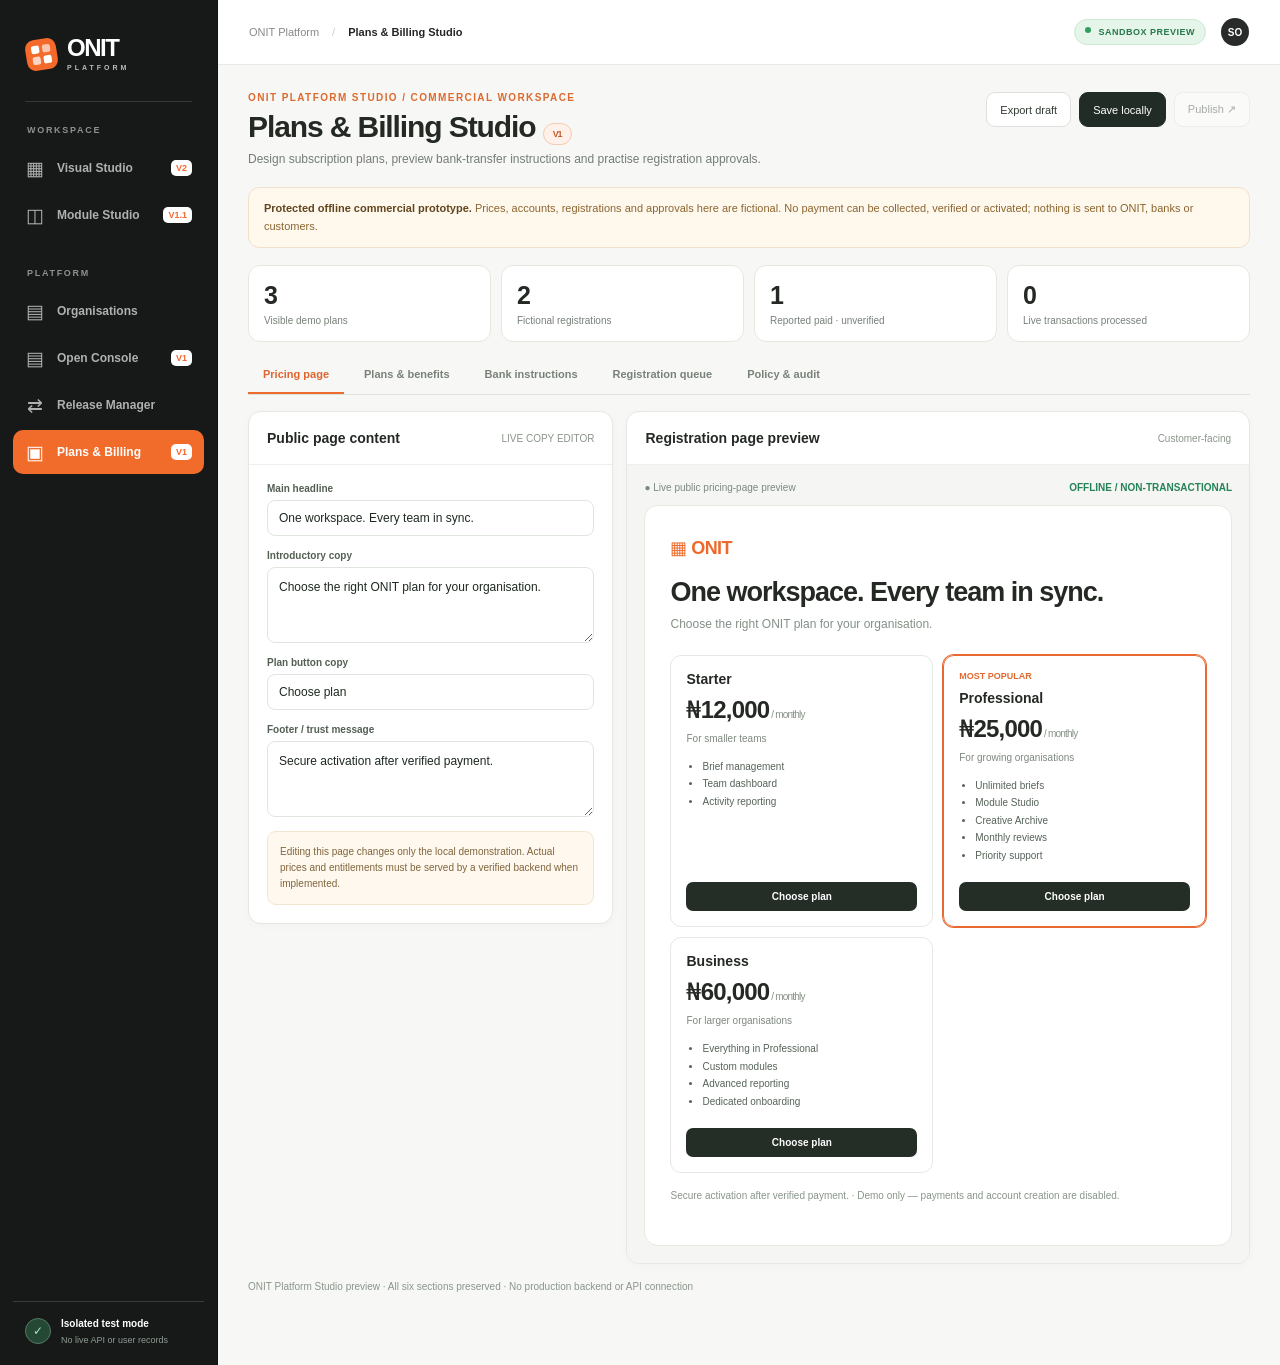
<file: ONIT_PLATFORM_STUDIO_STAGING_PREVIEW.html>
<!DOCTYPE html>
<html lang="en">
<head>
  <meta charset="utf-8" />
  <meta name="viewport" content="width=device-width,initial-scale=1" />
  <meta name="color-scheme" content="light" />
  <title>ONIT Platform Studio · Six-Section Commercial Preview</title>
  <style>
:root{font-family:Inter,"SF Pro Display",-apple-system,BlinkMacSystemFont,"Segoe UI",Arial,sans-serif;color:#191919;background:#f5f5f3;font-synthesis:none;-webkit-font-smoothing:antialiased}*{box-sizing:border-box}body{margin:0;min-width:720px}button,input,textarea,select{font:inherit}button{cursor:pointer}button:focus-visible,input:focus-visible,select:focus-visible,textarea:focus-visible{outline:3px solid #f4a27b;outline-offset:2px}button:disabled{cursor:not-allowed}.studio-shell{min-height:100vh;display:grid;grid-template-columns:218px minmax(0,1fr)}.rail{background:#171919;color:#fff;display:flex;flex-direction:column;min-height:100vh;padding:27px 13px 18px;border-right:1px solid #101211}.wordmark{height:54px;display:flex;gap:10px;align-items:center;padding-left:13px}.wordmark-symbol{width:31px;height:31px;background:#f46a2b;border-radius:9px;display:grid;grid-template-columns:repeat(2,8px);grid-template-rows:repeat(2,8px);gap:3px;align-content:center;justify-content:center;transform:rotate(-9deg)}.wordmark-symbol span{border-radius:2px;background:#fff}.wordmark-symbol span:nth-child(2){opacity:.62}.wordmark-symbol span:nth-child(3){opacity:.72}.wordmark b{font-size:24px;font-weight:900;letter-spacing:-1.5px;line-height:22px}.wordmark small{display:block;letter-spacing:3px;font-size:7px;font-weight:900;color:#bbb;margin-top:4px}.rail-divider{height:1px;background:#363837;margin:20px 12px 23px}.nav-label{font-size:9px;font-weight:900;letter-spacing:1.7px;color:#8c918d;margin:0 14px 11px}.mt-24{margin-top:28px}.rail-item{width:100%;border:0;background:transparent;color:#aeb2af;text-align:left;display:flex;align-items:center;gap:12px;border-radius:10px;min-height:44px;padding:0 12px;font-size:12px;font-weight:650;margin-bottom:3px;transition:background .15s}.rail-item:hover{background:#272b29;color:#fff}.rail-item.active{background:#f16b2b;color:#fff}.rail-icon{font-size:19px;line-height:1;width:20px;text-align:center}.rail-pill{font-size:9px;font-weight:900;margin-left:auto;color:#f5682d;background:#fff;border-radius:5px;padding:3px 5px}.rail-bottom{margin-top:auto;padding:16px 12px 0;display:flex;gap:10px;align-items:flex-start;border-top:1px solid #393c3a}.guard-icon{display:grid;place-items:center;border:1px solid #557b66;background:#244834;color:#a8e8bd;width:26px;height:26px;flex-shrink:0;border-radius:50%;font-size:12px}.rail-bottom b{font-size:10px;display:block}.rail-bottom span{font-size:9px;color:#8f9c92;display:block;margin-top:5px;line-height:1.5}.studio-main{min-width:0;display:flex;flex-direction:column}.topbar{height:65px;flex-shrink:0;background:#fff;border-bottom:1px solid #e8e8e6;display:flex;align-items:center;justify-content:space-between;padding:0 31px}.breadcrumb{display:flex;gap:13px;font-size:11px;color:#858a87}.breadcrumb strong{font-weight:750;color:#252525}.slash{color:#c9cac8}.topbar-right{display:flex;align-items:center;gap:15px}.safe-indicator{font-size:9px;color:#27784c;background:#e6f5e9;border:1px solid #cce9d3;border-radius:40px;padding:7px 10px;font-weight:850;letter-spacing:.5px}.safe-indicator i{display:inline-block;width:6px;height:6px;background:#329f5f;border-radius:100%;margin-right:4px;vertical-align:2px}.top-avatar{background:#282b2a;color:#fff;font-size:10px;font-weight:800;width:28px;height:28px;display:grid;place-items:center;border-radius:50%}.workspace-head{padding:27px 30px 23px;display:flex;align-items:center;justify-content:space-between;gap:20px}.eyebrow{font-size:9px;color:#8b8e8a;letter-spacing:1.5px;font-weight:900;display:flex;gap:8px;align-items:center}.phase-tag{font-size:8px;letter-spacing:.4px;color:#a55b24;background:#fff0e5;border-radius:5px;padding:4px 6px}.workspace-head h1{font-size:28px;letter-spacing:-1px;margin:8px 0 4px;line-height:1.1}.workspace-head p{font-size:12px;color:#797e7a;margin:0}.head-actions{display:flex;align-items:center;gap:7px;flex-wrap:wrap;justify-content:flex-end}.btn{border-radius:9px;min-height:34px;padding:8px 13px;border:1px solid transparent;font-size:10px;font-weight:800;white-space:nowrap;background:#fff}.btn.secondary{color:#454545;border-color:#dedfdd}.btn.secondary:hover:not(:disabled){background:#f6f6f6}.btn.dark{background:#252626;color:#fff}.btn.dark:hover{background:#080909}.btn.publish{background:#e9eae8;color:#929592;border-color:#e1e2e0}.lock{margin-left:4px}.status-note{margin:0 30px 18px;background:#fff8ef;border:1px solid #f2e5d6;border-radius:11px;padding:12px 15px;display:flex;align-items:center;gap:11px;font-size:10px;color:#795b35;line-height:1.5}.status-note b{font-weight:800;color:#5b431f}.note-emblem{flex-shrink:0;color:#ba792f;font-size:19px}.saved-state{margin-left:auto;flex-shrink:0;font-size:9px;color:#8c693a;background:#fff;border-radius:7px;padding:6px 8px;font-weight:700}.studio-grid{display:grid;grid-template-columns:minmax(242px,258px) minmax(360px,1fr) minmax(245px,266px);gap:13px;padding:0 30px;align-items:stretch;min-width:0;flex:1}.controls-panel,.stage-panel,.inspector-panel{background:#fff;border:1px solid #e6e8e6;border-radius:15px;min-width:0;overflow:hidden;box-shadow:0 3px 12px rgba(18,20,18,.025)}.panel-head{min-height:79px;display:flex;align-items:center;justify-content:space-between;gap:8px;padding:16px 18px;border-bottom:1px solid #eff0ee}.panel-head h2{margin:0 0 4px;font-size:13px;letter-spacing:-.2px}.panel-head p{font-size:10px;color:#949894;margin:0}.section-count{font-size:8px;font-weight:850;letter-spacing:.7px;color:#afb2af}.control-stack,.inspector-content{padding:18px}.control-group{margin-bottom:16px;min-width:0}.field-label{font-size:10px;font-weight:790;display:block;color:#404341;margin-bottom:8px}.field-hint{font-size:9px;color:#9da29c;line-height:1.4;margin:7px 0 0}.control-group select,.control-group input[type=text],.control-group textarea{width:100%;background:#fff;border:1px solid #e5e7e5;border-radius:8px;min-height:36px;color:#363836;padding:9px 10px;font-size:10px;outline-offset:1px}.control-group textarea{resize:vertical;max-height:124px;min-height:66px}.field-pair{display:grid;grid-template-columns:1fr 1fr;gap:9px}.control-stack hr,.inspector-content hr{border:0;border-top:1px solid #eff0ee;margin:20px 0}.section-title{display:flex;align-items:center;justify-content:space-between;gap:8px;margin-bottom:16px}.section-title h3{font-size:11px;margin:0;font-weight:850}.section-title>span{font-size:8px;letter-spacing:.6px;color:#aaa;font-weight:900}.split-label{display:flex;align-items:baseline;justify-content:space-between;gap:5px}.split-label output{color:#a4a7a2;font-size:9px;font-weight:700}.color-input-row{display:flex;align-items:center;gap:9px}.color-input-row input{border:1px solid #e6e6e6;padding:2px;background:#fff;width:42px;height:36px;border-radius:7px;cursor:pointer}.color-input-row span{font-size:9px;color:#90958f;line-height:1.4}.control-group input[type=range]{width:100%;accent-color:#f46a2b;height:5px;cursor:pointer}.toggle-line{display:flex;gap:8px;align-items:center;justify-content:space-between;margin-bottom:17px;cursor:pointer;position:relative}.toggle-line b{font-size:10px;display:block;color:#383b38}.toggle-line small{font-size:9px;display:block;color:#9fa49e;margin-top:3px;line-height:1.35}.toggle-line input{position:absolute;opacity:0;right:0}.switch{width:30px;height:18px;background:#dadfda;border-radius:99px;position:relative;transition:.15s;flex-shrink:0}.switch:before{content:"";position:absolute;width:14px;height:14px;border-radius:50%;background:#fff;left:2px;top:2px;box-shadow:0 1px 3px #0002;transition:.15s}.toggle-line input:checked+.switch{background:#f36b2b}.toggle-line input:checked+.switch:before{transform:translateX(12px)}.toggle-line input:focus-visible+.switch{outline:3px solid #f3b189;outline-offset:3px}.stage-panel{display:flex;flex-direction:column;min-height:612px}.stage-toolbar{border-bottom:1px solid #eee;display:flex;align-items:center;justify-content:space-between;gap:8px;padding:13px 17px;font-size:10px}.stage-toolbar>div{display:flex;align-items:center;gap:8px}.stage-toolbar strong{font-size:11px}.stage-subtitle{color:#aaa;font-size:9px}.live-dot{height:7px;width:7px;border-radius:50%;background:#36b670}.stage-toolbar-right{color:#838a85;font-weight:700}.zoom-badge{background:#f1f2f1;color:#777b78;padding:5px 6px;border-radius:5px;font-size:8px}.stage-background{flex:1;background-color:#eeeeeb;background-image:radial-gradient(#d9dbd8 .7px,transparent .7px);background-size:12px 12px;display:flex;justify-content:center;align-items:flex-start;min-width:0;padding:36px 23px 24px;overflow:auto}.device-frame{width:min(100%,850px);max-width:100%;background:#fff;border-radius:10px;overflow:hidden;border:1px solid #e3e5e2;box-shadow:0 16px 48px rgba(25,29,23,.12);transition:width .2s ease;flex-shrink:0}.device-frame.tablet{width:min(100%,610px)}.device-frame.mobile{width:340px;max-width:100%;border:7px solid #272927;border-radius:26px;box-shadow:0 20px 48px #0003}.device-screen{position:relative;overflow:hidden;min-height:500px;--preview-accent:#f46a2b;--preview-radius:16px;--preview-gap:13px;--preview-surface:#fff;--preview-bg:#f6f6f4;--preview-text:#252525}.preview-app{background:var(--preview-bg);color:var(--preview-text);display:grid;grid-template-columns:126px minmax(0,1fr);min-height:500px;font-family:Inter,Arial,sans-serif}.preview-rail{background:#202221;color:#fff;padding:18px 11px;display:flex;flex-direction:column;gap:5px}.preview-logo{font-weight:900;letter-spacing:-.8px;font-size:15px;padding:3px 10px 26px}.preview-logo:first-letter{color:var(--preview-accent)}.preview-nav-item{color:#a3aaa4;border-radius:7px;font-size:9px;padding:11px 8px;white-space:nowrap}.preview-nav-item.active{background:var(--preview-accent);color:#fff}.preview-nav-item span{margin-left:5px}.preview-rail-foot{margin-top:auto;display:flex;align-items:center;gap:5px;font-size:6px;color:#909992;letter-spacing:.6px}.preview-rail-foot i{width:5px;height:5px;background:#43b36d;border-radius:50%}.preview-content{min-width:0}.preview-top{height:49px;background:#fff;display:flex;align-items:center;justify-content:space-between;padding:0 20px;border-bottom:1px solid #eee}.preview-path{font-size:7px;color:#9b9f9a;letter-spacing:1px}.preview-path b{color:#353a36}.preview-user{display:flex;align-items:center;gap:8px;font-size:8px;color:#5b5d5b}.fake-avatar{display:grid;place-items:center;width:22px;height:22px;background:#eee8e5;color:#955b3e;font-weight:800;font-size:7px;border-radius:50%}.fake-signal{color:#53b76b}.preview-body{padding:23px 20px}.hello-kicker{font-size:7px;letter-spacing:1px;font-weight:850;color:#aaa;margin-bottom:8px}.preview-welcome{display:flex;justify-content:space-between;align-items:center;gap:10px}.preview-welcome h2{font-size:20px;line-height:1.2;letter-spacing:-.7px;margin:0 0 6px}.preview-welcome p{margin:0;color:#949894;font-size:8px}.preview-button{border:0;border-radius:7px;background:var(--preview-accent);color:#fff;font-weight:850;font-size:7px;padding:10px 12px;opacity:1}.preview-widgets{margin-top:24px;display:grid;grid-template-columns:repeat(2,minmax(0,1fr));gap:var(--preview-gap)}.pw-card{border-radius:var(--preview-radius);background:var(--preview-surface);border:1px solid #eaeae7;padding:17px;min-width:0;box-shadow:0 1px 5px #10101004}.pw-card.wide{grid-column:span 2}.pw-card .card-head{display:flex;align-items:center;justify-content:space-between;gap:7px;color:#979a96;font-size:8px;margin-bottom:9px}.card-head strong{font-size:8px;letter-spacing:.25px;color:#626763}.card-head .card-symbol{font-size:13px;color:var(--preview-accent)}.metric-line{font-size:24px;font-weight:900;line-height:1.2;letter-spacing:-1px}.metric-caption{font-size:7px;color:#9ba09b;margin-top:4px}.metric-trend{font-size:7px;margin-left:6px;color:#269767;font-weight:700;letter-spacing:0}.pw-bar{height:5px;border-radius:6px;background:#f0f0ed;overflow:hidden;margin-top:16px}.pw-bar>i{display:block;background:var(--preview-accent);height:100%;border-radius:inherit}.people-row,.activity-row{display:flex;gap:8px;align-items:center;padding:7px 0;border-bottom:1px solid #f3f3f1;font-size:8px}.people-row:last-child,.activity-row:last-child{border-bottom:0}.person-initials{display:grid;place-items:center;background:#f2eee9;color:#a85b32;width:24px;height:24px;border-radius:50%;font-size:7px;font-weight:800}.person-info{flex:1;min-width:0}.person-info b,.activity-info b{display:block;overflow:hidden;text-overflow:ellipsis;white-space:nowrap;font-size:8px}.person-info small,.activity-info small{display:block;color:#a4a9a4;font-size:7px;margin-top:3px}.chip{background:#e9f5ec;color:#378b58;border-radius:10px;font-size:6px;padding:4px 6px;font-weight:900}.activity-dot{width:7px;height:7px;background:var(--preview-accent);border-radius:100%;flex-shrink:0}.activity-info{flex:1}.activity-time{font-size:7px;color:#aaa}.preview-footnote{margin-top:21px;font-size:6px;letter-spacing:.8px;color:#bbb;text-align:center}.device-frame.mobile .preview-app{grid-template-columns:1fr}.device-frame.mobile .preview-rail{height:39px;padding:0 13px;flex-direction:row;align-items:center}.device-frame.mobile .preview-logo{padding:0;font-size:12px}.device-frame.mobile .preview-nav-item,.device-frame.mobile .preview-rail-foot{display:none}.device-frame.mobile .preview-top{padding:0 13px;height:42px}.device-frame.mobile .preview-body{padding:19px 13px}.device-frame.mobile .preview-welcome h2{font-size:17px}.device-frame.mobile .preview-widgets{grid-template-columns:1fr;gap:9px;margin-top:18px}.device-frame.mobile .pw-card.wide{grid-column:span 1}.device-frame.mobile .preview-button{font-size:6px;padding:9px 7px}.device-frame.tablet .preview-app{grid-template-columns:98px minmax(0,1fr)}.device-frame.tablet .preview-rail{padding:14px 7px}.device-frame.tablet .preview-nav-item{font-size:8px}.effect-layer{position:absolute;inset:0;pointer-events:none;overflow:hidden;z-index:6}.effect-piece{position:absolute;top:-9px;left:var(--x);width:var(--size);height:var(--size);border-radius:50%;background:rgba(255,255,255,.92);box-shadow:0 0 4px rgba(25,25,25,.3);animation:drift var(--duration) linear infinite;animation-delay:var(--delay)}.effect-layer.confetti .effect-piece{background:var(--preview-accent,#e97a35);box-shadow:none;border-radius:2px;opacity:.73}.effect-layer.paused .effect-piece{animation-play-state:paused}@keyframes drift{from{transform:translate3d(0,-10px,0)}to{transform:translate3d(var(--drift),550px,0)}}@media(prefers-reduced-motion:reduce){.effect-piece{animation:none!important}.device-frame{transition:none}}.stage-hint{border-top:1px solid #eee;padding:13px 17px;display:flex;gap:7px;font-size:9px;color:#999;line-height:1.5}.stage-hint span{font-size:15px}.inspector-content{display:flex;flex-direction:column;gap:0}.widget-heading{margin-bottom:12px}.widget-list{display:flex;flex-direction:column;gap:7px;margin-bottom:18px}.widget-row{border:1px solid #e9ebe9;border-radius:9px;display:flex;align-items:center;padding:9px 8px;gap:7px;min-width:0;transition:border-color .15s,background .15s}.widget-row.selected{border-color:#e8a179;background:#fff8f2}.widget-row.off{opacity:.68}.widget-row button{background:transparent;border:0;padding:3px;font-size:12px;line-height:1}.widget-select{display:flex;gap:7px;align-items:center;text-align:left;min-width:0;flex:1;color:#353734;font-size:9px;font-weight:800}.widget-glyph{height:24px;width:24px;border-radius:7px;background:#f7ece6;color:#c46e3d;display:grid;place-items:center;font-size:12px;flex-shrink:0}.widget-title{white-space:nowrap;overflow:hidden;text-overflow:ellipsis}.widget-action-group{display:flex;align-items:center;gap:0}.widget-action-group button{color:#9da19c;font-size:10px}.widget-action-group button:hover{color:#222}.widget-action-group button:disabled{opacity:.3}.widget-row .widget-eye{font-size:14px;color:#6a756f}.widget-editor{border:1px solid #e7eae7;border-radius:10px;padding:13px;background:#fbfcfb}.editor-empty{font-size:9px;color:#929b93;line-height:1.5;margin:2px 0}.editor-label{font-size:9px;color:#747b75;margin:0 0 10px}.widget-editor label{font-size:9px;font-weight:800;display:block;margin-bottom:7px}.widget-editor input{border:1px solid #e1e5e2;border-radius:8px;width:100%;padding:9px;font-size:10px}.inspector-bottom{margin-top:18px}.full{width:100%}.studio-footer{display:flex;justify-content:space-between;gap:12px;color:#9a9e9a;font-size:9px;padding:17px 30px 24px}.studio-footer b{color:#555}.toast{position:fixed;z-index:30;right:25px;bottom:21px;min-width:200px;max-width:370px;background:#232623;color:#fff;box-shadow:0 10px 30px #0002;border-radius:11px;padding:14px 17px;font-size:12px}.toast[hidden]{display:none}dialog{border:0;border-radius:17px;max-width:360px;padding:0;box-shadow:0 20px 80px #0004}dialog::backdrop{background:#1317136b}.dialog-body{padding:26px;text-align:center}.dialog-icon{font-size:27px;color:#d47037}.dialog-body h2{font-size:18px}.dialog-body p{font-size:12px;color:#757c76;line-height:1.6}.dialog-body .btn{margin-top:12px}@media(max-width:1420px){.studio-grid{grid-template-columns:232px minmax(320px,1fr) 242px;gap:9px;padding:0 17px}.workspace-head{padding-left:17px;padding-right:17px}.status-note{margin-left:17px;margin-right:17px}.studio-footer{padding-left:17px;padding-right:17px}.head-actions{max-width:430px}}@media(max-width:1180px){.studio-shell{grid-template-columns:67px minmax(0,1fr)}.rail{padding:25px 7px 13px}.wordmark{padding:0;justify-content:center}.wordmark>div:nth-child(2),.nav-label,.rail-item>span:not(.rail-icon),.rail-bottom div:not(.guard-icon){display:none}.rail-item{justify-content:center;padding:0}.rail-icon{font-size:21px}.rail-bottom{padding:12px 0;justify-content:center}.studio-grid{grid-template-columns:215px minmax(0,1fr) 225px}.workspace-head h1{font-size:24px}}@media(max-width:940px){body{min-width:320px}.studio-shell{display:block}.rail{display:none}.workspace-head{flex-wrap:wrap}.head-actions{max-width:none;justify-content:flex-start}.studio-grid{grid-template-columns:1fr;gap:12px}.controls-panel,.inspector-panel{max-height:none}.stage-panel{min-height:550px}.topbar{height:55px;padding:0 17px}.status-note{flex-wrap:wrap}.saved-state{margin-left:0}.studio-footer{flex-wrap:wrap}.field-pair{grid-template-columns:1fr 1fr}}

.santa-hat{position:absolute;z-index:8;left:var(--hat-x);top:var(--hat-y);width:37px;height:31px;pointer-events:auto;cursor:grab;touch-action:none;filter:drop-shadow(0 2px 2px #0002);transform:rotate(-14deg)}.santa-hat:active{cursor:grabbing}.santa-hat-top{display:block;width:30px;height:20px;position:absolute;left:4px;top:0;background:#e94943;clip-path:polygon(7% 97%,30% 14%,64% 0,98% 77%,82% 100%)}.santa-hat-brim{display:block;position:absolute;left:3px;top:18px;width:32px;height:10px;border-radius:5px;background:#fff;box-shadow:0 1px 3px #1114}.santa-hat-pom{display:block;position:absolute;right:1px;top:12px;width:10px;height:10px;background:#fff;border-radius:50%;box-shadow:0 1px 2px #1113}
/* V2 additions — keep the original ONIT typography, navigation, and UI primitives. */
.device-notice{display:flex;align-items:flex-start;gap:9px;border:1px solid #e6f0e7;background:#f2f9f3;border-radius:10px;padding:11px 10px;margin:14px 0 16px;color:#58735d;font-size:10px;line-height:1.55}
.device-notice b{color:#24653c}.device-notice-dot{display:block;background:#35ad64;width:8px;height:8px;border-radius:50%;margin-top:4px;flex:0 0 8px;box-shadow:0 0 0 3px #d3efdd}
.asset-library-actions{display:flex;gap:7px;align-items:center;margin-top:12px}.asset-library-actions .btn{font-size:10px;min-height:32px;padding:8px 9px;white-space:nowrap}.asset-library-actions .upload-primary{flex:1}
.btn.orange{background:#f46a2b;color:#fff;border-color:#f46a2b}.btn.orange:hover{background:#de5c20}
.asset-library-grid{display:grid;grid-template-columns:repeat(2,minmax(0,1fr));gap:8px;margin-top:12px;margin-bottom:8px}
.asset-tile{position:relative;border:1px solid #e8ebe7;background:#fafbf9;border-radius:10px;min-height:92px;display:flex;flex-direction:column;align-items:center;justify-content:center;padding:7px 17px 9px 5px;cursor:grab;transition:border-color .14s,box-shadow .14s}
.asset-tile:active{cursor:grabbing}.asset-tile:hover{border-color:#e6a786;box-shadow:0 3px 8px #ba6e4320}.asset-preview{height:50px;display:grid;place-items:center;width:100%}.asset-preview img{width:52px;height:46px;object-fit:contain;pointer-events:none}.asset-title{font-size:9px;font-weight:750;color:#4d514e;line-height:1.3;text-align:center;overflow:hidden;text-overflow:ellipsis;white-space:nowrap;max-width:90%}.asset-add-btn{position:absolute;right:4px;bottom:5px;background:#fbe8df!important;border:1px solid #f3d0bf!important;border-radius:6px;width:22px;height:22px!important;color:#bd5527;font-size:14px!important;font-weight:800;display:grid;place-items:center}.asset-delete-btn{position:absolute;right:4px;top:4px;background:#fff!important;border:1px solid #ddd!important;border-radius:5px;width:19px;height:19px!important;font-size:11px!important;color:#9d3838}.library-status{font-size:9px;color:#9b9e99;padding-bottom:8px}
.stage-toolbar{gap:6px}.stage-toolbar-right{gap:9px!important}.device-tabs{display:inline-flex;gap:2px;padding:3px;border:1px solid #e9ebe7;background:#f5f6f4;border-radius:8px;vertical-align:middle}.device-tab{font-size:9px;font-weight:800;border:0;background:transparent;color:#777f76;padding:6px 8px;border-radius:5px;white-space:nowrap;min-height:24px}.device-tab.active{background:#fff;color:#e5672e;box-shadow:0 1px 3px #0002}.stage-toolbar-right #viewportLabel{white-space:nowrap}
.device-specific-head{display:flex;align-items:center;gap:6px;background:#f2f9f3;border:1px solid #d9edde;padding:9px;border-radius:9px;margin-bottom:19px;color:#26754c;font-size:9px}.device-dot{width:6px;height:6px;border-radius:50%;background:#2dad65}.device-specific-head span:last-child{margin-left:auto;color:#6ba37e;font-size:8px;font-weight:800}.artwork-list{display:flex;flex-direction:column;gap:6px;margin-bottom:12px}.empty-artwork{margin:3px 0 15px;color:#989c95;font-size:10px;line-height:1.5}
.artwork-row{display:flex;align-items:center;gap:5px;border:1px solid #e6e8e5;background:#fff;border-radius:9px;padding:6px;min-width:0}.artwork-row.selected{border-color:#e6a382;background:#fff7f1}.artwork-row.layer-hidden{opacity:.52}.artwork-row-thumb{width:25px;height:26px;object-fit:contain;border:1px solid #ededeb;background:#f8f8f6;padding:2px;border-radius:6px}.artwork-row-name{font-size:9px;font-weight:800;color:#464945;background:transparent;border:none;text-align:left;min-width:0;flex:1;white-space:nowrap;overflow:hidden;text-overflow:ellipsis;padding:4px 2px}.layer-action{background:transparent;border:none;color:#89918c;font-size:12px;min-height:22px;min-width:17px;padding:0 2px;cursor:pointer}.layer-action:hover:not(:disabled){color:#e5672e}.layer-action:disabled{opacity:.25;cursor:not-allowed}
.artwork-editor{background:#fafaf8;border:1px solid #e8e9e5;border-radius:11px;padding:13px;margin-bottom:18px}.inspector-select-header{display:flex;justify-content:space-between;align-items:center;gap:8px;margin-bottom:11px}.inspector-select-header strong{font-size:11px;color:#252c28}.inspector-select-header span{font-size:8px;font-weight:800;color:#27875a;background:#e8f5ec;padding:4px 5px;border-radius:4px;white-space:nowrap}.inspector-callout{border-radius:7px;background:#eef8f0;border:1px solid #dbebdd;color:#52845d;font-size:9px;line-height:1.5;padding:8px 9px;margin:1px 0 13px}.editor-two{display:grid;grid-template-columns:1fr 1fr;gap:7px}.editor-two .control-group{margin-bottom:9px;min-width:0}.artwork-editor .control-group{margin-bottom:11px}.artwork-editor .field-label{font-size:9px;margin-bottom:5px}.artwork-editor input[type="text"],.artwork-editor input[type="number"],.artwork-editor select{display:block;width:100%;min-width:0;min-height:31px;background:#fff;border:1px solid #e1e4df;border-radius:7px;padding:6px 8px;color:#333;font-size:10px}.artwork-editor input[type="range"]{width:100%;accent-color:#f46a2b}.artwork-editor input[type="color"]{width:100%;height:31px;border:1px solid #e3e5e2;padding:3px;border-radius:6px;background:#fff}.artwork-editor .mini-checkbox{display:flex;align-items:center;gap:8px;font-size:10px;font-weight:630;color:#515752;margin:10px 0}.mini-checkbox input{accent-color:#e9672d}.editor-divider-label{margin:17px 0 11px;padding-top:13px;border-top:1px solid #e5e8e4;letter-spacing:.65px;font-size:9px;font-weight:900;color:#6d756e}.copy-row{align-items:end;grid-template-columns:1fr 1.25fr;margin-bottom:6px}.copy-row select{max-width:100%;width:100%}.copy-row .btn{font-size:9px;min-height:32px;padding:5px 5px}.text-action{background:none;border:none;padding:7px 0 2px;color:#bc623d;font-size:9px;text-decoration:underline;text-underline-offset:3px;font-weight:750}.artwork-footer-actions{display:flex;flex-wrap:wrap;gap:6px;margin-top:13px}.artwork-footer-actions .btn{font-size:9px;min-height:30px;padding:6px 8px;white-space:nowrap}.artwork-footer-actions .btn:first-child{flex:1}.btn.danger{color:#b34b3f}
/* Artwork uses a separate hit-test layer; the underlying ONIT preview remains a non-functional visual reference. */
.artwork-layer{position:absolute;inset:0;z-index:18;pointer-events:none;overflow:hidden}.artwork-node{position:absolute;z-index:40;pointer-events:auto;touch-action:none;user-select:none;cursor:grab;transform-origin:center center;min-width:18px;min-height:18px;border:1px solid transparent;border-radius:4px}.artwork-node:active{cursor:grabbing}.artwork-node.locked{cursor:default}.artwork-node.selected{border:1px dashed #e77037;outline:1px solid rgba(255,255,255,.95);outline-offset:1px}.artwork-node.selected:before{content:'';position:absolute;inset:-3px;border:1px solid #e7703740;border-radius:5px;pointer-events:none}.art-image{display:block;width:100%;transform-origin:center;will-change:auto}.art-image img{display:block;width:100%;height:auto;pointer-events:none;user-select:none}.art-node-label{display:none;position:absolute;left:0;top:calc(100% + 6px);color:#fff;background:rgba(24,28,24,.86);font-size:8px;font-weight:780;border-radius:4px;padding:4px 5px;white-space:nowrap;pointer-events:none}.artwork-node.selected .art-node-label{display:block}.resize-handle{position:absolute;right:-9px;bottom:-9px;z-index:3;width:19px;height:19px;border-radius:5px;background:#f46a2b;color:#fff;font-size:12px;text-align:center;line-height:18px;cursor:nwse-resize;box-shadow:0 2px 7px #0003;touch-action:none}
/* Animation stays on the inner artwork so geometry/rotation and motion never overwrite one another. */
.art-image[data-trigger="load"]:not([data-preset="none"]),.artwork-node:hover .art-image[data-trigger="hover"]:not([data-preset="none"]),.artwork-node.force-play .art-image:not([data-preset="none"]),.artwork-node.playing .art-image:not([data-preset="none"]){animation-name:var(--art-anim-name);animation-duration:var(--art-anim-duration);animation-timing-function:var(--art-anim-easing);animation-delay:var(--art-anim-delay);animation-iteration-count:var(--art-anim-iteration);animation-fill-mode:both;will-change:transform,opacity}
.artwork-node.reduced-motion .art-image,.artwork-layer.editing-motion-disabled .art-image{animation:none!important;will-change:auto!important}
@keyframes onit-float{0%,100%{transform:translateY(0)}50%{transform:translateY(-14px)}}
@keyframes onit-bounce{0%,100%{transform:translateY(0)}47%{transform:translateY(-26px)}72%{transform:translateY(-5px)}}
@keyframes onit-spin{from{transform:rotate(0)}to{transform:rotate(360deg)}}
@keyframes onit-sway{0%,100%{transform:rotate(-12deg)}50%{transform:rotate(12deg)}}
@keyframes onit-pulse{0%,100%{transform:scale(1)}50%{transform:scale(1.18)}}
@keyframes onit-fade-in{from{opacity:0;transform:translateY(8px)}to{opacity:1;transform:translateY(0)}}
@keyframes onit-slide-up{from{opacity:0;transform:translateY(50px)}to{opacity:1;transform:translateY(0)}}
@keyframes onit-pop-in{0%{opacity:0;transform:scale(.2)}75%{opacity:1;transform:scale(1.15)}100%{transform:scale(1)}}
@media(prefers-reduced-motion:reduce){.art-image{animation:none!important}.resize-handle{transition:none}}
@media(max-width:1520px){.studio-grid{grid-template-columns:minmax(220px,245px) minmax(320px,1fr) minmax(250px,272px);gap:10px;padding:0 20px}.stage-toolbar-right #viewportLabel{display:none}}
@media(max-width:1150px){.studio-grid{grid-template-columns:230px minmax(290px,1fr) 245px;padding:0 12px;gap:8px}.device-tab{padding:5px 6px;font-size:8px}.asset-tile{min-height:82px}}
@media(max-width:850px){.studio-grid{grid-template-columns:minmax(220px,1fr) minmax(340px,1.5fr);grid-auto-rows:auto}.inspector-panel{grid-column:1 / -1}.studio-main{min-width:0}.controls-panel{min-width:0}.stage-panel{min-width:0}}
/* Simple two-keyframe custom motion editor; the browser runs it through Web Animations. */
.keyframe-help{font-size:9px;line-height:1.55;background:#fff5e9;color:#996440;border:1px solid #f4dcc8;border-radius:7px;padding:9px;margin:7px 0 10px}
.keyframe-marker{font-size:8px;letter-spacing:.5px;font-weight:900;color:#97664d;background:#f7e9db;border-radius:5px;padding:7px 8px;margin:10px 0 9px}

</style>
  <style>
/* This stylesheet is scoped to the new Module Studio workspace. Visual Studio V2 is not restyled. */
.module-mode .workspace-head,.module-mode .status-note,.module-mode .studio-grid,.module-mode .studio-footer{display:none!important}
.module-workspace[hidden]{display:none!important}.module-workspace{min-width:0;max-width:100%;padding-bottom:30px}
.ms-heading{padding:26px 30px 21px;display:flex;align-items:center;justify-content:space-between;gap:15px}.ms-heading h1{font-size:27px;margin:9px 0 6px;letter-spacing:-1.1px}.ms-heading p{font-size:12px;color:#868b87;margin:0}.ms-head-btns{display:flex;gap:7px;align-items:center;justify-content:flex-end;flex-wrap:wrap}.ms-head-btns button{min-height:34px}.ms-note{margin:0 30px 17px;background:#fff8ef;border:1px solid #f0e4d6;border-radius:11px;padding:12px 15px;display:flex;align-items:center;gap:12px;color:#806345;font-size:10px;line-height:1.55}.ms-note>span:first-child{font-size:19px;color:#c47a35}.ms-note>div{flex:1}.ms-note b{color:#5f482a}.ms-save-state{font-size:9px;background:#fff;color:#a16c3e;padding:6px 9px;border-radius:7px;font-weight:800;white-space:nowrap}
.ms-layout{padding:0 30px;display:grid;grid-template-columns:245px minmax(300px,1fr) 272px;gap:12px;align-items:start}.ms-card{background:#fff;border:1px solid #e9ebe8;border-radius:14px;overflow:hidden;box-shadow:0 4px 13px rgba(0,0,0,.025)}.ms-sidebar,.ms-right{min-height:685px}.ms-sidebar{display:flex;flex-direction:column}.ms-sidebar-top{padding:19px 13px;flex:1}.ms-eyebrow,.ms-overline{font-size:9px;font-weight:900;letter-spacing:1.1px;color:#a0a6a0}.ms-sidebar select{display:block;width:100%;padding:10px 9px;background:#f9faf8;border:1px solid #e4e6e2;border-radius:8px;font-size:10px;color:#383e39;margin:9px 0 23px}.ms-side-title{display:flex;align-items:center;justify-content:space-between;margin:16px 4px 8px;font-size:11px}.ms-icon-btn{display:grid;place-items:center;width:25px;height:25px;border-radius:7px;border:1px solid #e6e9e4;background:#fff;font-size:16px;color:#737b72}.ms-icon-btn:hover{border-color:#f4b38f;color:#ef6424}.ms-icon-btn.ms-orange{background:#f26a2e;color:#fff;border-color:#f26a2e}.ms-departments{display:flex;flex-direction:column;gap:3px}.ms-dept{display:flex;align-items:center;width:100%;background:transparent;border:0;border-radius:8px;text-align:left;padding:9px;font-size:10px;color:#6f7670;gap:9px;min-height:33px}.ms-dept span{width:14px;color:#a1a8a2;font-size:13px}.ms-dept b{font-size:10px;flex:1;font-weight:630;white-space:nowrap;overflow:hidden;text-overflow:ellipsis}.ms-dept em{font-style:normal;color:#8c928c;background:#f3f4f2;padding:3px 5px;border-radius:4px;font-size:9px}.ms-dept:hover,.ms-dept.selected{background:#fff2ea;color:#c85f2a}.ms-dept.selected span{color:#dc7138}.ms-count{font-size:10px;color:#acb2aa}.ms-search{width:100%;padding:9px 11px;border:1px solid #e5e9e3;background:#fafbf9;color:#393c39;border-radius:9px;min-height:36px;font-size:10px;margin-bottom:10px}.ms-modules{display:flex;flex-direction:column;gap:6px}.ms-module-row{width:100%;background:#fff;border:1px solid #eff1ed;border-radius:10px;display:flex;align-items:center;text-align:left;padding:10px 9px;gap:9px;min-height:56px}.ms-module-row.selected{border-color:#ebba9d;background:#fff7f1}.ms-module-row:hover{border-color:#efb78e}.ms-module-icon{width:30px;height:32px;border-radius:8px;background:#f5ede8;color:#c77b54;display:grid;place-items:center;flex-shrink:0;font-size:15px}.ms-module-info{flex:1;min-width:0}.ms-module-info strong{display:block;font-size:10px;color:#2b312c;white-space:nowrap;overflow:hidden;text-overflow:ellipsis}.ms-module-info small{display:block;color:#9ca39a;font-size:9px;margin-top:5px;white-space:nowrap;overflow:hidden;text-overflow:ellipsis}.ms-mod-dot{height:6px;width:6px;border-radius:50%;background:#d6a87c}.ms-side-foot{border-top:1px solid #eef0ec;padding:16px;color:#6e8b78;background:#f7faf7;display:flex;gap:10px;font-size:17px}.ms-side-foot span{font-size:9px;line-height:1.5;color:#8c9c90}.ms-side-foot b{color:#416c4d}.ms-empty-list{color:#aaa;font-size:10px;line-height:1.6;padding:15px 8px}
.ms-center{min-height:685px}.ms-module-bar{padding:20px 23px 17px;display:flex;justify-content:space-between;gap:14px;align-items:center;min-height:116px}.ms-module-sub{letter-spacing:.8px;color:#a8aea7;font-size:9px;font-weight:850;line-height:1.4}.ms-draft-chip{display:inline-block;margin-left:6px;border:1px solid #f6dfc9;background:#fff4e6;border-radius:5px;padding:4px 5px;color:#c2763e;font-size:8px;font-weight:900;letter-spacing:0}.ms-module-bar h2{margin:8px 0 5px;font-size:19px;letter-spacing:-.55px}.ms-module-bar p{margin:0;color:#9a9d98;font-size:10px;line-height:1.45;max-width:500px}.ms-bar-actions{display:flex;align-items:end;gap:7px;flex-shrink:0}.ms-bar-actions label{font-size:9px;color:#8d948e;font-weight:750}.ms-bar-actions select{min-height:34px;display:block;border-radius:7px;border:1px solid #e4e8e2;background:#fff;min-width:120px;max-width:162px;padding:7px;font-size:10px;margin-top:5px}.ms-tabs{display:flex;align-items:center;gap:1px;border-block:1px solid #ecf0eb;padding:0 18px;overflow-x:auto;white-space:nowrap}.ms-tabs button{border:0;background:none;color:#8b928a;font-size:10px;font-weight:750;padding:15px 13px;border-bottom:2px solid transparent}.ms-tabs button:hover{color:#b96536}.ms-tabs button.active{border-bottom-color:#f46a2b;color:#e9652c}.ms-tabs button span{background:#f4f4f1;font-size:8px;padding:3px 5px;border-radius:4px;margin-left:3px}.ms-canvas{padding:23px 25px 33px;min-height:500px}.ms-section-head{display:flex;justify-content:space-between;align-items:start;gap:12px;margin-bottom:18px}.ms-section-head h3{font-size:20px;letter-spacing:-.6px;margin:7px 0 5px}.ms-section-head p{font-size:10px;line-height:1.5;margin:0;color:#90968e}.ms-hint-chip{white-space:nowrap;padding:7px 8px;background:#f6f7f5;border-radius:5px;color:#929b92;font-size:8px;font-weight:850;letter-spacing:.4px}.ms-palette{display:grid;grid-template-columns:repeat(5,minmax(0,1fr));gap:7px;margin:16px 0 23px}.ms-palette button{display:flex;flex-direction:column;align-items:flex-start;text-align:left;gap:8px;position:relative;border:1px solid #e9ede8;border-radius:10px;background:#fbfbfa;color:#6c766e;padding:10px;min-height:77px;font-size:9px;font-weight:800}.ms-palette button>span{display:grid;place-items:center;background:#eff0ed;width:24px;height:24px;border-radius:6px;font-size:13px;color:#7d8980}.ms-palette button b{position:absolute;right:8px;top:8px;color:#b9beb8;font-size:13px}.ms-palette button:hover{border-color:#edac89;background:#fff5ef;color:#e56d2e}.ms-field-list{display:flex;flex-direction:column;gap:9px}.ms-field-card{display:flex;align-items:center;border:1px solid #e9ece8;border-radius:11px;min-height:68px;background:#fff;padding:7px;gap:8px}.ms-field-card.selected{background:#fffaf6;border-color:#efb892;box-shadow:0 2px 10px rgba(228,115,46,.08)}.ms-field-main{display:flex;align-items:center;gap:11px;flex:1;min-width:0;border:0;background:transparent;text-align:left;padding:4px 6px}.ms-field-grip{letter-spacing:-2px;font-size:14px;color:#b6bbb5}.ms-field-icon{background:#f5f5f2;color:#8a918b;display:grid;place-items:center;border-radius:8px;min-width:34px;height:35px;font-size:15px}.ms-field-name{min-width:0}.ms-field-name b{font-size:11px;display:block;color:#383f39;overflow:hidden;text-overflow:ellipsis}.ms-field-name small{font-size:9px;display:block;margin-top:5px;color:#979f96}.ms-field-tools{display:flex;align-items:center;gap:2px}.ms-field-tools button{height:26px;min-width:23px;background:transparent;color:#9da49a;border:0;border-radius:5px;font-size:13px}.ms-field-tools button:hover:not(:disabled){background:#f5f5f2;color:#e97538}.ms-field-tools button:disabled{opacity:.25}.ms-inline-tip{color:#6b8c76;font-size:10px;line-height:1.55;background:#f3f9f4;border:1px solid #e4efe5;border-radius:9px;padding:11px;margin-top:22px}.ms-empty-builder{border:1px dashed #dce3db;background:#fbfcfa;border-radius:10px;min-height:118px;padding:25px;display:flex;flex-direction:column;justify-content:center;text-align:center;gap:9px;color:#777d77}.ms-empty-builder strong{font-size:13px}.ms-empty-builder p{font-size:10px;color:#a0a7a0;margin:0;line-height:1.5}.ms-blank{color:#999;text-align:center;padding:150px 20px;font-size:12px}
.ms-right-head{padding:19px 17px;border-bottom:1px solid #ecf0ec;display:flex;justify-content:space-between;align-items:center;gap:4px}.ms-right-head strong{font-size:12px}.ms-right-head small{font-size:8px;color:#a2a9a2}.ms-inspector{padding:18px 15px}.ms-inspector-body label{display:block;font-size:10px;font-weight:750;color:#4b514c;margin:13px 0}.ms-inspector-body label>small{display:block;font-weight:500;font-size:9px;color:#979e97;margin-top:4px}.ms-inspector-body input:not([type=checkbox]),.ms-inspector-body select,.ms-inspector-body textarea,.ms-overview-form input,.ms-overview-form textarea,.ms-runtime-field input:not([type=checkbox]),.ms-runtime-field select,.ms-runtime-field textarea{display:block;width:100%;font-size:10px;color:#363c37;background:#fff;border:1px solid #e4e8e4;border-radius:8px;min-height:35px;padding:9px 10px;margin-top:7px;resize:vertical;outline-offset:1px}.ms-inspector-body textarea{min-height:60px;line-height:1.5}.ms-inspector-banner{background:#fff4ec;border:1px solid #f7e5d8;padding:11px;display:flex;align-items:center;gap:12px;border-radius:10px;font-size:16px;color:#c46a39;font-weight:850}.ms-inspector-banner span{font-size:9px}.ms-check-prop{display:flex!important;align-items:center;gap:9px;margin:15px 0!important}.ms-check-prop input{accent-color:#f46a2b}.ms-inspector-footer{display:flex;flex-wrap:wrap;gap:6px;margin-top:20px;border-top:1px solid #eff0ed;padding-top:15px}.ms-inspector-footer button{flex:1;min-width:90px;font-size:9px}.ms-mini-preview-head{font-size:8px;letter-spacing:.6px;font-weight:900;color:#929b91;margin-bottom:12px}.ms-mini-preview{border:1px solid #edf0ea;border-radius:12px;background:#fcfcfb;padding:16px 12px;margin-bottom:15px}.ms-mini-preview-title{font-size:13px;font-weight:850;margin-bottom:13px}.ms-runtime-field{margin:13px 0}.ms-runtime-field>label{display:block;font-size:10px;font-weight:720;color:#3e4540;margin-bottom:6px}.ms-runtime-field>label span{color:#db733d}.ms-runtime-field small{display:block;font-size:9px;color:#919991;margin-top:5px}.ms-runtime-field input:not([type=checkbox]),.ms-runtime-field select,.ms-runtime-field textarea{margin-top:5px;min-height:35px}.ms-runtime-field input[type=checkbox]{accent-color:#ed6a34}.ms-runtime-field .ms-checkbox-inline{display:flex;align-items:center;gap:8px;font-size:10px;color:#666}.ms-mini-preview input,.ms-mini-preview select,.ms-mini-preview textarea{pointer-events:none}.ms-mini-preview .ms-runtime-field{margin:10px 0}.ms-quiet{color:#a2aba1;font-size:10px;line-height:1.6}.ms-guide-art{background:#fff4ec;color:#ed7039;height:49px;width:49px;border-radius:13px;font-size:25px;display:grid;place-items:center;margin-bottom:15px}.ms-inspector-body h4{font-size:12px;margin:10px 0 6px}.ms-inspector-body p{font-size:10px;line-height:1.7;color:#898f88;margin:5px 0 13px}.ms-info-warning{font-size:9px;color:#906c42;background:#fff8ee;border:1px solid #f2e7d9;border-radius:9px;padding:10px;line-height:1.65}.ms-inspector-body .full{width:100%}
.ms-stat-grid{display:grid;grid-template-columns:repeat(4,1fr);gap:10px;margin:21px 0}.ms-stat-grid>div{background:#fafbf9;border:1px solid #ecefeb;border-radius:11px;padding:18px 14px}.ms-stat-grid strong{font-size:28px;letter-spacing:-1px;display:block}.ms-stat-grid span{color:#a0a6a0;font-size:9px;display:block;margin-top:6px}.ms-overview-form{max-width:700px;border:1px solid #ebeeea;padding:20px 23px;background:#fff;border-radius:12px}.ms-overview-form label{display:block;font-size:10px;font-weight:780;margin:14px 0;color:#4b544d}.ms-overview-form textarea{min-height:90px}.ms-overview-next{display:flex;gap:8px;margin-top:20px}
.ms-flow-palette{display:flex;align-items:center;gap:7px;margin:10px 0 20px}.ms-flow-palette button{background:#fff;border:1px solid #e2e7e0;color:#595e57;border-radius:8px;padding:10px 13px;font-size:10px;font-weight:800}.ms-flow-palette button>span{color:#ed6e36;font-size:16px;margin-right:5px}.ms-flow-palette button:hover{border-color:#f1ac84;background:#fff9f3}.ms-work-board{background:#f7f8f6;border:1px solid #ebeeea;border-radius:13px;padding:21px;display:flex;gap:18px;align-items:flex-start}.ms-work-sequence{flex:1;min-width:0}.ms-work-node{border:1px solid #e5e8e4;border-radius:11px;background:#fff;display:flex;align-items:center;justify-content:space-between;padding:12px 11px;gap:8px;box-shadow:0 3px 9px #00000006;min-height:72px}.ms-work-node.selected{border-color:#ec9c71;background:#fffbf7}.ms-node-heading{display:flex;gap:10px;align-items:center;min-width:0}.ms-node-symbol{display:grid;place-items:center;background:#e7f5ee;color:#399565;min-width:35px;height:35px;border-radius:9px;font-size:18px}.ms-node-symbol.condition{background:#f7efff;color:#9e6cc6}.ms-node-symbol.action{background:#fff0e6;color:#ed752e}.ms-node-heading small{font-size:8px;color:#9ba29a;letter-spacing:.8px;display:block;margin-bottom:5px;font-weight:900}.ms-node-heading strong{font-size:10px;color:#3f4440;display:block;text-transform:capitalize;white-space:nowrap;overflow:hidden;text-overflow:ellipsis;max-width:250px}.ms-node-actions{white-space:nowrap}.ms-node-actions button{background:none;border:none;color:#999;font-size:9px;font-weight:750}.ms-node-actions button:hover{color:#e96e36}.ms-connector{text-align:center;color:#b8c0b5;font-size:14px;height:30px;padding-top:4px}.ms-connector span{font-size:8px;letter-spacing:1px;color:#a4ada3;font-weight:900;margin-left:4px}.ms-flow-guidance{width:149px;flex-shrink:0;padding:15px;background:#fff;border:1px solid #e7ebe5;border-radius:11px}.ms-flow-help-icon{color:#f0743a;font-size:20px}.ms-flow-guidance b{font-size:10px;display:block;margin-top:10px}.ms-flow-guidance p{font-size:9px;line-height:1.65;color:#939b91}
.ms-access-scroll{overflow-x:auto}.ms-access-table{width:100%;border-collapse:collapse;min-width:610px}.ms-access-table th{background:#fafbf9;text-transform:capitalize;font-size:9px;font-weight:800;color:#777f75;text-align:center;padding:12px 5px;border-bottom:1px solid #e6e9e5}.ms-access-table th:first-child{text-align:left}.ms-access-table td{border-bottom:1px solid #eef1ed;padding:11px 6px;text-align:center}.ms-access-table td:first-child{text-align:left}.ms-access-table input{accent-color:#f36c31;width:15px;height:15px}.ms-person{display:flex;gap:9px;align-items:center}.ms-person i{font-style:normal;background:#f0e9e3;color:#ac795b;border-radius:50%;width:28px;height:28px;display:grid;place-items:center;font-size:9px;font-weight:850;flex-shrink:0}.ms-person b{display:block;font-size:10px}.ms-person small{display:block;color:#989e97;font-size:8px;margin-top:4px}
.ms-test-layout{display:grid;grid-template-columns:minmax(0,1.15fr) minmax(160px,.85fr);gap:14px;align-items:start}.ms-runtime-form{padding:22px;border:1px solid #ecefea;background:#fff;border-radius:11px}.ms-runtime-form h4{font-size:15px;margin:0 0 4px}.ms-runtime-form>p{color:#939b91;font-size:10px;line-height:1.5;margin:0 0 16px}.ms-submit-test{margin-top:10px;width:100%}.ms-test-results{padding:16px;background:#fafbf9;border:1px solid #e8ece6;border-radius:11px;min-height:240px}.ms-test-results-head{display:flex;justify-content:space-between;gap:6px;align-items:center;margin-bottom:12px}.ms-test-results-head strong{font-size:11px}.ms-test-results-head span{font-size:9px;color:#a3aaa2}.ms-record{display:block;background:#fff;border:1px solid #ebeeea;padding:10px;border-radius:8px;width:100%;text-align:left;margin-bottom:7px}.ms-record b{font-size:10px;display:block;white-space:nowrap;overflow:hidden;text-overflow:ellipsis}.ms-record small{display:block;font-size:9px;color:#929991;margin-top:5px}.ms-test-log{margin-top:12px;padding-top:12px;border-top:1px solid #e3e9e0;font-size:9px;color:#738774;line-height:1.8}.ms-test-log b{font-size:11px;color:#43744e}.ms-footnote{display:flex;justify-content:space-between;gap:12px;margin:19px 30px;font-size:8px;font-weight:770;color:#afb3ab;letter-spacing:.35px}
.ms-dialog{border:1px solid #e2e9e0;border-radius:13px;box-shadow:0 20px 70px #0003;width:min(430px,90vw);padding:24px}.ms-dialog::backdrop{background:#171a18aa}.ms-dialog h2{font-size:20px;margin:0 0 9px}.ms-dialog p{font-size:11px;color:#8b9289;line-height:1.6;margin:0 0 18px}.ms-dialog label{font-size:10px;font-weight:800;display:block;margin:13px 0 7px}.ms-dialog input,.ms-dialog select{width:100%;min-height:39px;border:1px solid #dce4dc;border-radius:8px;padding:10px;font-size:11px}.ms-dialog-actions{display:flex;justify-content:flex-end;gap:8px;margin-top:22px}
@media(max-width:1400px){.ms-layout{grid-template-columns:225px minmax(320px,1fr) 245px;gap:9px;padding:0 17px}.ms-heading{padding-inline:18px}.ms-note{margin-inline:18px}.ms-palette{grid-template-columns:repeat(5,minmax(0,1fr))}.ms-canvas{padding:18px}.ms-work-board{padding:13px}.ms-flow-guidance{display:none}.ms-module-bar{padding-inline:15px}.ms-bar-actions{align-items:center;flex-wrap:wrap;justify-content:end}}
@media(max-width:1050px){.ms-layout{grid-template-columns:220px minmax(350px,1fr)}.ms-right{grid-column:2;min-height:0}.ms-sidebar{grid-row:1 / span 2}.ms-canvas{min-height:440px}.ms-center{min-height:0}.ms-palette{grid-template-columns:repeat(5,minmax(0,1fr))}}
@media(max-width:850px){.ms-heading{align-items:flex-start;flex-wrap:wrap}.ms-head-btns{justify-content:flex-start}.ms-palette{grid-template-columns:repeat(3,minmax(0,1fr))}.ms-layout{grid-template-columns:190px minmax(320px,1fr)}.ms-note{flex-wrap:wrap}.ms-save-state{margin-left:0}.ms-test-layout{grid-template-columns:1fr}}

/* Module Studio V1.1 — live natural-language explanation. Styles scoped to module workspace. */
.ms-sentence-card{background:#fff;border:1px solid #e6ebdf;border-left:3px solid #ed6d36;border-radius:11px;padding:15px 17px;margin:15px 0 19px;box-shadow:0 4px 15px #00000005}
.ms-sentence-head{display:flex;align-items:center;gap:8px;flex-wrap:wrap}
.ms-sentence-head strong{font-size:9px;letter-spacing:.9px;font-weight:900;color:#485749}
.ms-sentence-head>span:last-child{margin-left:auto;font-size:8px;font-weight:800;color:#8e998e;letter-spacing:.4px}
.ms-sentence-pulse{height:7px;width:7px;border-radius:50%;background:#65ac79;box-shadow:0 0 0 3px #e6f4e8}
.ms-sentence-copy{color:#29392e;font-size:14px;line-height:1.65;font-weight:570;margin:11px 0 3px;overflow-wrap:anywhere}
.ms-sentence-warnings{margin-top:12px;border-top:1px solid #f0eee4;padding-top:9px;color:#a26729;font-size:10px;line-height:1.6}
.ms-sentence-warnings div+div{margin-top:3px}
.ms-sentence-warnings[hidden]{display:none}
@media(max-width:850px){.ms-sentence-copy{font-size:12px}}

</style>
<style>
/* ONIT Organisations V1 — isolated workspace; existing studios remain unmodified. */
.org-mode .workspace-head,.org-mode .status-note,.org-mode .studio-grid,.org-mode .studio-footer{display:none!important}
.org-mode .module-workspace{display:none!important}
.organisations-workspace[hidden]{display:none!important}
.organisations-workspace{padding-bottom:28px;min-width:0;--oc:#ed6b2c}
.org-heading{padding:28px 30px 20px;display:flex;justify-content:space-between;align-items:center;gap:16px;flex-wrap:wrap}
.org-kicker{font-size:9px;font-weight:900;letter-spacing:1.4px;color:#979d95}.org-kicker span{background:#e9f5e9;color:#39824d;padding:5px 7px;border-radius:5px;font-size:8px;margin-left:6px}
.org-heading h1{font-size:28px;letter-spacing:-1px;margin:9px 0 6px}.org-heading p{margin:0;color:#92978f;font-size:11px;line-height:1.55}.org-actions{display:flex;gap:7px;flex-wrap:wrap}
.org-button{border-radius:9px;min-height:35px;border:1px solid #e0e6df;background:#fff;color:#515a51;font-size:10px;font-weight:800;padding:9px 12px}.org-button:hover{border-color:#ecaf8f}.org-button.primary{background:#f16b2b;border-color:#f16b2b;color:white}.org-button.primary:hover{background:#d75920}.org-button:disabled{opacity:.5;cursor:default}
.org-protected{margin:0 30px 15px;border-radius:11px;border:1px solid #ede2d4;background:#fff8ee;padding:12px 15px;display:flex;align-items:center;gap:12px;font-size:10px;line-height:1.55;color:#826344}.org-protected strong{color:#5c4326}.org-protected .org-save-tag{margin-left:auto;border-radius:6px;background:#fff;padding:7px 9px;color:#9a764f;font-weight:800;white-space:nowrap}
.org-metrics{margin:0 30px 15px;display:grid;grid-template-columns:repeat(4,minmax(0,1fr));gap:10px}.org-metric{background:#fff;border:1px solid #e8ebe7;border-radius:12px;padding:16px 18px;min-width:0}.org-metric b{font-size:24px;font-weight:870;letter-spacing:-1px;color:#242b24}.org-metric span{display:block;margin-top:5px;font-size:9px;color:#969d93;font-weight:800}.org-metric em{font-style:normal;font-size:9px;color:#6c8f72}
.org-layout{padding:0 30px;display:grid;grid-template-columns:245px minmax(375px,1fr) 255px;gap:12px;align-items:start}
.org-card{background:#fff;border-radius:14px;border:1px solid #e7eae6;box-shadow:0 3px 12px #151c1505;min-width:0;overflow:hidden}.org-dir,.org-side{min-height:660px}.org-dir-head{padding:19px 16px 12px;display:flex;justify-content:space-between;align-items:center}.org-dir-head h2,.org-side h2{margin:0;font-size:12px;letter-spacing:-.15px}.org-dir-head small{font-size:9px;color:#a4aaa3}.org-dir-search{width:calc(100% - 30px);margin:0 15px 10px;padding:10px 11px;border-radius:8px;border:1px solid #e3e9e1;background:#f9faf9;font-size:10px}.org-filter{display:flex;margin:0 15px 12px;gap:5px}.org-filter button{padding:7px 9px;font-size:9px;font-weight:750;border:1px solid #e9ece6;border-radius:7px;background:#fff;color:#8d948d}.org-filter button.active{background:#fff0e8;border-color:#f2d3bf;color:#ca6931}
.org-list{padding:0 10px;display:flex;flex-direction:column;gap:5px}.org-item{width:100%;display:flex;align-items:center;gap:10px;text-align:left;border:1px solid transparent;border-radius:10px;padding:10px 8px;background:transparent}.org-item:hover,.org-item.selected{background:#fff4ed;border-color:#f0d4bf}.org-icon{height:35px;width:35px;border-radius:9px;display:grid;place-items:center;color:#fff;font-size:11px;font-weight:900;flex-shrink:0;background:var(--org-accent,#ed6b2c)}.org-icon img{width:100%;height:100%;object-fit:cover;border-radius:9px}.org-item-copy{min-width:0;flex:1}.org-item-copy strong{font-size:10px;display:block;color:#343d35;white-space:nowrap;overflow:hidden;text-overflow:ellipsis}.org-item-copy small{font-size:9px;color:#98a096;display:block;margin-top:5px;white-space:nowrap;overflow:hidden;text-overflow:ellipsis}.org-mini-status{font-size:8px;font-weight:850;border-radius:5px;padding:5px 6px;background:#e8f5eb;color:#458856}.org-mini-status.suspended{background:#fff0e8;color:#aa652f}.org-mini-status.draft{background:#f1f2f0;color:#8d958b}.org-dir-foot{padding:17px;margin-top:18px;border-top:1px solid #e9eee8;color:#8a988b;font-size:9px;line-height:1.6;background:#f8faf8}
.org-profile{padding:21px 23px 19px;display:flex;gap:15px;align-items:center}.org-profile-icon{height:54px;width:54px;display:grid;place-items:center;background:var(--org-accent,#ed6b2c);color:#fff;border-radius:13px;font-weight:900;font-size:18px;flex-shrink:0;overflow:hidden}.org-profile-icon img{width:100%;height:100%;object-fit:cover}.org-profile-info{min-width:0;flex:1}.org-profile-info small{display:block;font-size:9px;color:#9ca39b;letter-spacing:.7px;font-weight:800}.org-profile-info h2{font-size:19px;letter-spacing:-.7px;margin:6px 0 5px;overflow-wrap:anywhere}.org-profile-info p{margin:0;color:#8c948b;font-size:10px}.org-pill{padding:6px 8px;border-radius:7px;background:#eaf7eb;color:#458952;font-size:9px;font-weight:850}.org-pill.suspended{background:#fff0e6;color:#aa672d}.org-pill.draft{background:#f1f2f0;color:#8b928a}
.org-tabs{display:flex;padding:0 15px;border-block:1px solid #e9ede8;overflow-x:auto;gap:0;white-space:nowrap}.org-tabs button{border:0;border-bottom:2px solid transparent;background:#fff;padding:15px 11px 13px;color:#8b928a;font-size:10px;font-weight:780}.org-tabs button:hover{color:#c76630}.org-tabs button.active{border-color:#f16b2b;color:#e36b2e}.org-pane{padding:22px 24px 27px;min-height:500px}.org-section-header{display:flex;justify-content:space-between;align-items:start;gap:12px;margin-bottom:18px}.org-section-header h3{margin:0 0 6px;font-size:18px;letter-spacing:-.65px}.org-section-header p{margin:0;color:#969e95;font-size:10px;line-height:1.65}.org-divider{height:1px;background:#ecf0eb;margin:22px 0}.org-form-grid{display:grid;grid-template-columns:1fr 1fr;gap:14px}.org-field{display:block;font-size:10px;font-weight:800;color:#515a50;min-width:0}.org-field small{display:block;color:#9ca39c;font-size:9px;font-weight:500;margin:5px 0 0;line-height:1.5}.org-field input:not([type=checkbox],[type=color]),.org-field select,.org-field textarea{width:100%;display:block;font-size:11px;border:1px solid #e1e7e0;border-radius:8px;padding:10px 11px;min-height:38px;background:#fff;margin-top:7px;color:#354035}.org-field textarea{min-height:75px;resize:vertical}.org-field input:focus,.org-field textarea:focus{outline-color:#ed6b2c}.org-span2{grid-column:1/-1}.org-field input[readonly]{background:#f7f8f6;color:#8d968c}.org-capability-note{border:1px solid #e3eae3;background:#f6faf6;padding:13px;border-radius:9px;margin-top:18px;color:#69816b;font-size:10px;line-height:1.6}.org-checkline{display:flex;gap:10px;align-items:flex-start;border-bottom:1px solid #edf0eb;padding:12px 0;font-size:10px}.org-checkline input{width:15px;height:15px;accent-color:#e97537}.org-checkline b{display:block;font-size:11px}.org-checkline small{display:block;font-size:9px;color:#98a099;margin-top:5px;line-height:1.5}.org-checkline[aria-disabled=true]{opacity:.45}
.org-people-actions{display:flex;justify-content:flex-end;margin-bottom:12px}.org-table-wrap{overflow:auto}.org-table{border-collapse:collapse;width:100%;min-width:525px}.org-table th{text-align:left;background:#fafbf9;color:#8c948b;font-size:9px;font-weight:800;padding:11px 9px;border-bottom:1px solid #e9eee8}.org-table td{font-size:10px;padding:11px 9px;border-bottom:1px solid #eef1ec;color:#495248}.org-member-name{display:flex;gap:9px;align-items:center}.org-member-initial{width:28px;height:28px;background:#f5e9e1;color:#b16c48;font-size:9px;font-weight:850;border-radius:50%;display:grid;place-items:center}.org-member-name b{display:block}.org-member-name small{display:block;color:#a1a8a0;font-size:8px;margin-top:4px;max-width:170px;overflow:hidden;text-overflow:ellipsis}.org-role-select{border-radius:7px;border:1px solid #e0e8df;padding:8px;font-size:9px;background:#fff;max-width:138px}.org-inline-btn{background:none;border:0;font-size:10px;color:#b35e31;padding:5px 4px}.org-inline-btn:hover{text-decoration:underline}.org-empty{border:1px dashed #dce3da;border-radius:12px;padding:50px 22px;text-align:center;color:#9ca49a;font-size:11px;line-height:1.6}
.org-brand-cards{display:grid;grid-template-columns:1fr 1fr;gap:13px}.org-brand-preview{border-radius:12px;border:1px solid #e6eae5;padding:17px;min-height:155px}.org-brand-preview.dark{background:#191b19;color:#fff;border-color:#191b19}.org-brand-preview .brand-mark{width:34px;height:34px;background:var(--org-accent);border-radius:10px;display:grid;place-items:center;color:#fff;font-size:11px;font-weight:900;overflow:hidden}.org-brand-preview .brand-mark img{height:100%;width:100%;object-fit:cover}.org-brand-preview b{display:block;font-size:12px;margin-top:16px}.org-brand-preview span{display:block;font-size:9px;opacity:.6;margin-top:7px}.org-brand-color{display:flex;gap:11px;align-items:center;margin:10px 0 0}.org-brand-color input{width:40px;height:38px;border:1px solid #e0e4de;padding:3px;border-radius:8px}.org-brand-color b{font-size:10px}.org-logo-action{display:flex;gap:8px;align-items:center;flex-wrap:wrap;margin:14px 0 5px}.org-disclaimer{margin-top:12px;color:#9b9e97;font-size:9px;line-height:1.6}
.org-activity{display:flex;flex-direction:column;gap:10px}.org-activity-item{display:flex;gap:11px;border:1px solid #edf0ec;border-radius:9px;padding:13px}.org-activity-dot{width:8px;height:8px;background:#e37b45;border-radius:50%;margin-top:4px;flex-shrink:0}.org-activity-item strong{font-size:10px;color:#4a514a}.org-activity-item p{margin:5px 0 0;color:#9da39d;font-size:9px;line-height:1.6}
.org-side-head{padding:19px 16px;border-bottom:1px solid #e7ede7}.org-side-content{padding:16px}.org-side-label{display:block;color:#9da59c;font-size:9px;letter-spacing:.7px;font-weight:850;margin-bottom:13px}.org-detail-line{display:flex;justify-content:space-between;gap:7px;margin-bottom:14px;font-size:10px}.org-detail-line span{color:#969f96}.org-detail-line b{color:#485147;max-width:160px;text-align:right;overflow-wrap:anywhere}.org-side-divider{height:1px;background:#edf0ec;margin:16px 0}.org-safety-card{background:#f2f8f3;border:1px solid #deebdf;border-radius:10px;padding:12px}.org-safety-card b{color:#42754a;font-size:10px}.org-safety-card p{color:#778f79;font-size:9px;line-height:1.65;margin:7px 0 0}.org-side-steps{padding:0 0 0 18px;font-size:9px;line-height:2;color:#8c948b}.org-side-actions{display:grid;gap:7px;margin-top:14px}.org-side-actions .org-button{width:100%;text-align:left}
.org-footer{display:flex;justify-content:space-between;gap:15px;margin:18px 30px 10px;color:#a1aaa0;font-size:9px;line-height:1.5}.org-footer b{color:#7a8579}
.org-modal{border:0;border-radius:15px;box-shadow:0 25px 90px #0003;padding:0;width:min(465px,92vw);max-width:95vw}.org-modal::backdrop{background:#141a15aa}.org-modal-body{padding:25px}.org-modal-body h2{font-size:19px;margin:0 0 8px}.org-modal-body p{font-size:10px;color:#939a91;line-height:1.6;margin:0 0 18px}.org-modal-actions{display:flex;justify-content:flex-end;gap:8px;margin-top:20px}
@media(max-width:1390px){.org-layout{grid-template-columns:220px minmax(350px,1fr) 220px;padding:0 17px;gap:9px}.org-heading{padding-inline:18px}.org-metrics{margin-inline:18px}.org-protected{margin-inline:18px}.org-footer{margin-inline:18px}.org-pane{padding-inline:18px}}
@media(max-width:1120px){.org-layout{grid-template-columns:205px minmax(350px,1fr)}.org-side{grid-column:2;min-height:0}.org-metrics{grid-template-columns:repeat(2,1fr)}}
@media(max-width:940px){.org-layout{grid-template-columns:1fr}.org-dir,.org-side{min-height:0}.org-dir{grid-row:1}.org-side{grid-column:auto}.org-list{display:grid;grid-template-columns:repeat(auto-fill,minmax(190px,1fr))}.org-heading{padding:19px 15px}.org-layout{padding:0 12px}.org-metrics{margin-inline:12px}.org-protected{margin-inline:12px}.org-footer{margin-inline:12px}.org-mobile-switch{display:flex!important}}
@media(max-width:520px){.org-form-grid,.org-brand-cards{grid-template-columns:1fr}.org-span2{grid-column:1}.org-heading h1{font-size:23px}.org-tabs button{padding:14px 9px}.org-profile{padding:16px}.org-profile-icon{width:44px;height:44px}.org-metrics{gap:6px}.org-metric{padding:13px}.org-metric b{font-size:20px}}
.org-mobile-switch{display:none;gap:5px;flex-wrap:wrap;margin:0 15px 10px}.org-mobile-switch button{border:1px solid #e1e7e0;background:#fff;border-radius:8px;padding:8px 11px;font-size:10px}

</style>
<style>
/* ONIT Open Console V1 — isolated offline platform-health surface. */
.console-workspace[hidden]{display:none!important}
body.console-mode .workspace-head,body.console-mode .status-note,body.console-mode .studio-grid,body.console-mode .studio-footer,body.console-mode .module-workspace,body.console-mode .organisations-workspace{display:none!important}
.console-workspace{padding:27px 30px 34px;min-width:0;max-width:1600px;margin:0 auto;font-family:inherit;color:#202622}
.console-workspace *{box-sizing:border-box}
.console-head{display:flex;align-items:flex-start;justify-content:space-between;gap:15px;margin-bottom:19px;flex-wrap:wrap}
.console-kicker{font-size:9px;color:#8c958d;font-weight:900;letter-spacing:1.45px}
.console-head h1{font-size:29px;letter-spacing:-.9px;margin:7px 0 6px;font-weight:850}.console-head p{font-size:12px;color:#8d968e;margin:0;line-height:1.55}
.console-actions{display:flex;flex-wrap:wrap;gap:8px;align-items:center}
.console-btn{border:1px solid #dee3de;background:#fff;border-radius:9px;padding:10px 13px;font-family:inherit;font-weight:800;font-size:11px;color:#475148;cursor:pointer;min-height:37px}
.console-btn:hover{border-color:#ed9a6c}.console-btn:focus-visible{outline:2px solid #eb6d30;outline-offset:2px}.console-btn.primary{color:#fff;background:#ed6c2e;border-color:#ed6c2e}.console-btn.primary:hover{background:#d45c22}.console-btn.dark{color:#fff;background:#222f28;border-color:#222f28}.console-btn:disabled{opacity:.45;cursor:not-allowed}
.console-notice{padding:13px 15px;border:1px solid #f0ddbd;border-radius:11px;background:#fff9f1;display:flex;gap:10px;align-items:flex-start;color:#835b2e;font-size:11px;line-height:1.65;margin-bottom:16px}.console-notice b{color:#563a16}
.console-metrics{display:grid;grid-template-columns:repeat(4,minmax(0,1fr));gap:11px;margin-bottom:15px}.console-metric{padding:15px 16px;background:#fff;border:1px solid #e4e9e3;border-radius:12px;min-height:109px}.console-metric small{color:#889188;font-size:10px;font-weight:750;display:block}.console-metric strong{display:block;font-size:30px;line-height:1.2;letter-spacing:-.6px;margin:8px 0 3px}.console-metric span{color:#929a93;font-size:10px}
.console-layout{display:grid;grid-template-columns:minmax(240px, .9fr) minmax(430px,2fr) minmax(225px, .88fr);gap:12px;align-items:start}
.console-card{background:#fff;border:1px solid #e2e7e1;border-radius:13px;overflow:hidden;min-width:0}.console-card-header{padding:17px 17px 14px;border-bottom:1px solid #e8ede7}.console-card-header h2{margin:0 0 5px;font-size:14px;letter-spacing:-.15px}.console-card-header p{margin:0;font-size:10px;color:#929991;line-height:1.5}
.console-panel{padding:15px 17px}
.console-subtitle{font-size:10px;font-weight:850;letter-spacing:.5px;color:#707a70;text-transform:uppercase;margin:0 0 10px}
.console-org-list{display:flex;flex-direction:column;gap:7px}.console-org-item{border:1px solid #e5e9e4;background:#fff;padding:12px 11px;border-radius:10px;cursor:pointer;text-align:left;width:100%;display:flex;align-items:center;gap:9px;font:inherit}.console-org-item:hover{border-color:#efa879}.console-org-item.selected{background:#fff2e9;border-color:#f1c2a7}.console-org-icon{flex:none;background:#eff1f2;border-radius:9px;width:33px;height:33px;display:flex;align-items:center;justify-content:center;font-size:10px;font-weight:900;color:#606965}.console-org-item b{display:block;font-size:10px;line-height:1.35}.console-org-item small{display:block;color:#89928a;font-size:9px;margin-top:3px}
.console-badge{font-size:9px;font-weight:850;padding:5px 7px;border-radius:6px;white-space:nowrap;background:#eaf0ec;color:#61756a}.console-badge.warn{background:#fff0e0;color:#a46517}.console-badge.ok{background:#e6f3eb;color:#37774a}.console-badge.neutral{background:#edf0ed;color:#737e72}
.console-live{display:flex;align-items:center;gap:7px;font-weight:850;font-size:10px;color:#915d22;background:#fff5e6;padding:8px 10px;border-radius:8px}
.console-divider{border-top:1px solid #edf0eb;margin:16px 0}.console-handoff{background:#f2f6f2;padding:13px;border:1px solid #e1e8df;border-radius:10px;color:#536a59;font-size:10px;line-height:1.6}.console-handoff b{display:block;color:#314336;margin-bottom:4px;font-size:11px}
.console-section-top{display:flex;align-items:flex-start;justify-content:space-between;gap:10px;margin-bottom:12px;flex-wrap:wrap}.console-section-top strong{font-size:13px}.console-section-top p{font-size:10px;color:#8c968e;margin:5px 0 0}.console-kv{display:grid;grid-template-columns:1fr 1fr;gap:9px;margin-bottom:16px}.console-kv>div{border:1px solid #ebeee9;border-radius:9px;background:#fafbf9;padding:12px}.console-kv span{display:block;color:#89938b;font-size:9px;font-weight:700}.console-kv b{display:block;margin-top:5px;font-size:12px}.console-kv b.warning{color:#a46627}
.console-health-list{display:flex;flex-direction:column;gap:8px}.console-health-item{border:1px solid #e9eee8;background:#fff;border-radius:10px;padding:12px;display:grid;grid-template-columns:minmax(0,1fr) auto;align-items:center;gap:10px}.console-health-item b{display:block;font-size:11px}.console-health-item small{display:block;font-size:10px;color:#919b92;line-height:1.5;margin-top:5px}.console-health-meta{font-size:9px;color:#a5aea6;margin-top:6px}
.console-info-stack{display:flex;flex-direction:column;gap:9px}.console-info-card{padding:12px;border:1px solid #e7ece7;border-radius:10px;background:#fafbf9}.console-info-card b{font-size:11px}.console-info-card p{font-size:10px;line-height:1.6;color:#7e897f;margin:6px 0 0}
.console-input{display:block;width:100%;font:inherit;border:1px solid #dde5dd;border-radius:8px;padding:10px;font-size:11px;background:#fff;color:#344033}
.console-log-list{display:flex;flex-direction:column;gap:9px}.console-log-entry{font-size:10px;line-height:1.5;border-left:2px solid #e8b18a;padding-left:10px;color:#616b61}.console-log-entry small{display:block;color:#a0a9a0;margin-top:3px}
.console-foot{margin-top:14px;padding:12px 14px;border:1px dashed #dbe2da;border-radius:10px;font-size:10px;color:#778377;line-height:1.5}
.console-inline-actions{display:flex;gap:7px;flex-wrap:wrap}
.console-visual-chip{display:inline-flex;align-items:center;gap:5px;border:1px solid #dce7dd;padding:6px 8px;border-radius:7px;color:#45694c;background:#f4f8f3;font-size:9px;font-weight:850}
.console-mobile-global{display:none;gap:6px;margin:9px 12px 11px;padding:6px;background:#fff;border:1px solid #e3e8e1;border-radius:10px;overflow-x:auto}.console-mobile-global button{border:1px solid transparent;border-radius:8px;padding:8px 9px;background:transparent;color:#677468;font-family:inherit;font-size:10px;font-weight:850;white-space:nowrap}.console-mobile-global button.active{background:#fff0e7;color:#c9632d;border-color:#f1d4c2}
@media(max-width:1240px){.console-layout{grid-template-columns:minmax(210px,.95fr) minmax(380px,2fr)}.console-side{grid-column:1/-1}.console-side .console-info-stack{display:grid;grid-template-columns:repeat(3,minmax(0,1fr))}}
@media(max-width:940px){.console-workspace{padding:19px 14px 30px}.console-mobile-global{display:flex}.console-layout{grid-template-columns:1fr}.console-org-list{display:grid;grid-template-columns:repeat(auto-fit,minmax(185px,1fr))}.console-side{grid-column:auto}.console-side .console-info-stack{display:flex}.console-metrics{grid-template-columns:repeat(2,1fr)}}
@media(max-width:470px){.console-workspace{padding:16px 12px 24px}.console-head h1{font-size:25px}.console-kv{grid-template-columns:1fr 1fr}.console-health-item{grid-template-columns:1fr}.console-metrics{gap:7px}.console-metric{padding:12px;min-height:99px}.console-metric strong{font-size:25px}}

</style>
<style>
/* ONIT Release Manager V1 · additional, isolated styles only. */
.release-workspace[hidden]{display:none!important}
body.release-mode .workspace-head,body.release-mode .status-note,body.release-mode .studio-grid,body.release-mode .studio-footer,body.release-mode .module-workspace,body.release-mode .organisations-workspace,body.release-mode .console-workspace{display:none!important}
.release-workspace{--rm-orange:#ee6a2b;--rm-ink:#202420;--rm-dim:#7e8580;--rm-border:#e5e8e3;--rm-good:#246c48;--rm-surface:#fff;--rm-bg:#f7f8f6;box-sizing:border-box;padding:27px 30px 50px;max-width:1640px;width:100%;margin:0 auto;color:var(--rm-ink);font-family:inherit}
.release-workspace *{box-sizing:border-box}.release-workspace button,.release-workspace input,.release-workspace textarea,.release-workspace select{font:inherit}.release-workspace button{cursor:pointer}.release-workspace button:disabled{cursor:not-allowed;opacity:.44}.release-workspace :is(button,input,textarea,select):focus-visible{outline:2px solid var(--rm-orange);outline-offset:2px}
.rm-heading{display:flex;justify-content:space-between;align-items:center;gap:16px;margin-bottom:20px}.rm-eyebrow{font-size:9px;text-transform:uppercase;letter-spacing:1.8px;color:#878c86;font-weight:900;display:flex;align-items:center;gap:9px}.rm-headline{font-size:29px;letter-spacing:-1.2px;margin:7px 0 5px;font-weight:850;line-height:1.15}.rm-heading p{font-size:12px;color:var(--rm-dim);margin:0}.rm-chip{font-size:9px;letter-spacing:.3px;font-weight:850;border-radius:5px;padding:5px 7px;background:#fdf0e8;color:#a85420}.rm-row{display:flex;gap:8px;align-items:center}.rm-btn{border-radius:9px;border:1px solid #dfe4de;padding:10px 13px;background:#fff;color:#30342f;font-weight:750;font-size:11px!important;line-height:1.25;min-height:36px;display:inline-flex;align-items:center;justify-content:center;gap:7px;white-space:nowrap}.rm-btn:hover{background:#f7f8f6}.rm-btn.dark{background:#1f2723;color:#fff;border-color:#1f2723}.rm-btn.dark:hover{background:#354137}.rm-btn.orange{background:var(--rm-orange);color:#fff;border-color:var(--rm-orange)}.rm-btn.orange:hover{background:#db5b20}.rm-btn.ghost{background:transparent}.rm-btn.danger{color:#aa3f29;border-color:#f3d7ca;background:#fff8f4}.rm-btn.full{width:100%}.rm-btn.tiny{padding:7px 9px;min-height:28px;font-size:10px!important}.rm-btn:disabled{background:#edf0ec;color:#a1a6a0;border-color:#e4e6e2}
.rm-note{padding:13px 15px;border:1px solid #efdfce;background:#fff8ef;border-radius:12px;color:#7b5a35;display:flex;gap:11px;align-items:flex-start;font-size:10px;line-height:1.55;margin-bottom:16px}.rm-note strong{color:#70502e}.rm-note .rm-note-icon{flex:none;font-size:17px}
.rm-kpis{display:grid;grid-template-columns:repeat(4,minmax(0,1fr));gap:10px;margin-bottom:15px}.rm-kpi{background:#fff;border:1px solid var(--rm-border);border-radius:12px;padding:15px 16px;min-width:0}.rm-kpi b{display:block;font-size:26px;line-height:1.15;letter-spacing:-1px;margin-bottom:4px}.rm-kpi span{font-size:10px;color:#79837b}.rm-kpi small{display:block;color:#9ca39d;font-size:9px;margin-top:6px}
.rm-tabs{display:flex;border-bottom:1px solid #e2e5e0;gap:6px;margin-bottom:16px;overflow-x:auto}.rm-tabs button{border:0;border-bottom:2px solid transparent;padding:13px 18px 12px;background:transparent;color:#858a85;font-size:11px;font-weight:800;white-space:nowrap}.rm-tabs button.active{border-bottom-color:var(--rm-orange);color:var(--rm-orange)}
.rm-layout{display:grid;grid-template-columns:240px minmax(390px,1fr) 275px;gap:12px;align-items:start}.rm-card{min-width:0;background:#fff;border:1px solid var(--rm-border);border-radius:13px;overflow:hidden}.rm-card-heading{padding:17px 17px 15px;border-bottom:1px solid #eef0ec;display:flex;justify-content:space-between;align-items:center;gap:8px}.rm-card-heading h2{font-size:12px;margin:0;font-weight:850;letter-spacing:-.15px}.rm-card-heading p{color:#909891;margin:5px 0 0;font-size:9px;line-height:1.5}.rm-card-body{padding:17px}.rm-side-summary{padding:12px 15px;border-top:1px solid #f0f2ed;font-size:10px;color:#8a928a}
.rm-list{padding:8px;display:flex;flex-direction:column;gap:4px;max-height:560px;overflow:auto}.rm-release-row{width:100%;text-align:left;border:1px solid transparent;border-radius:9px;background:#fff;padding:12px;display:block;color:inherit;min-width:0}.rm-release-row:hover{background:#f8f8f6}.rm-release-row.active{border-color:#f3d3bf;background:#fff5ee}.rm-release-name{font-weight:780;font-size:11px;display:block;white-space:normal;overflow-wrap:anywhere}.rm-release-detail{font-size:9px;color:#89918a;margin-top:5px;line-height:1.5}.rm-status{display:inline-flex;padding:4px 7px;border-radius:5px;font-size:9px;font-weight:850;text-transform:uppercase;letter-spacing:.1px;align-items:center;gap:4px}.rm-status.draft{background:#eef0ed;color:#707771}.rm-status.ready{background:#e8f3eb;color:#348053}.rm-status.scheduled{background:#eaf0fa;color:#5476a3}.rm-status.live{background:#e1f5e8;color:#1b7949}.rm-status.expired{background:#f0f1f0;color:#878d87}.rm-status.rolled{background:#fff3e8;color:#af6529}.rm-status.failed{background:#ffebe8;color:#a94535}
.rm-form-grid{display:grid;grid-template-columns:repeat(2,minmax(0,1fr));gap:13px}.rm-field{display:flex;flex-direction:column;gap:6px;min-width:0;margin-bottom:12px}.rm-field label{font-size:10px;color:#3d453e;font-weight:790}.rm-field input,.rm-field select,.rm-field textarea{width:100%;background:#fff;border:1px solid #dfe4de;border-radius:8px;min-height:38px;padding:9px 10px;color:#343a34;font-size:11px;outline:none}.rm-field textarea{resize:vertical;min-height:68px}.rm-field input:focus,.rm-field textarea:focus,.rm-field select:focus{border-color:var(--rm-orange);box-shadow:0 0 0 2px #fce6d9}.rm-field small{color:#969d96;font-size:9px;line-height:1.4}.rm-section{margin:4px 0 16px;padding-bottom:17px;border-bottom:1px solid #edf0ec}.rm-section:last-child{border-bottom:0;margin-bottom:0;padding-bottom:0}.rm-section-title{display:flex;justify-content:space-between;align-items:center;gap:8px;font-size:11px;font-weight:850;margin-bottom:13px}.rm-section-title span{font-size:9px;color:#9ba19a;font-weight:750;letter-spacing:.5px}.rm-choices{display:flex;flex-wrap:wrap;gap:6px}.rm-choice{border:1px solid #e0e5df;border-radius:8px;background:#fff;padding:8px 10px;display:flex;align-items:center;gap:7px;font-size:10px;color:#5e6860;cursor:pointer;user-select:none}.rm-choice:has(input:checked){border-color:#f4b99a;background:#fff5ee;color:#9b502b}.rm-choice input{accent-color:var(--rm-orange)}.rm-choices.orgs{display:grid;grid-template-columns:1fr 1fr}.rm-choices.roles{display:grid;grid-template-columns:repeat(3,minmax(0,1fr))}.rm-field-flag{border:1px solid #eef0eb;background:#f9faf8;border-radius:8px;padding:11px 12px;font-size:10px;line-height:1.55;color:#738074;display:flex;gap:8px;align-items:flex-start}.rm-quiet{font-size:10px;color:#909891;line-height:1.5}.rm-link{background:none;border:0;color:#d4662d;text-decoration:underline;padding:0;font-weight:750;font-size:10px!important}
.rm-rule{display:grid;grid-template-columns:23px 1fr;align-items:start;gap:8px;padding:11px 0;border-bottom:1px solid #f0f2ef;font-size:10px;line-height:1.45}.rm-rule:last-child{border-bottom:0}.rm-rule input{accent-color:var(--rm-orange);width:15px;height:15px;margin-top:0}.rm-rule strong{display:block;color:#3d453d;font-size:10px;margin-bottom:2px}.rm-rule span{display:block;color:#939b93;font-size:9px}.rm-preview-box{border-radius:10px;border:1px solid #e5eae3;background:#f9fbf8;padding:12px;margin:0 0 13px;overflow-wrap:anywhere}.rm-preview-box h3{font-size:11px;margin:0 0 9px}.rm-preview-box dl{margin:0;display:grid;grid-template-columns:90px 1fr;gap:9px 5px;font-size:10px}.rm-preview-box dt{color:#89928a}.rm-preview-box dd{margin:0;font-weight:700;color:#48534a;overflow-wrap:anywhere}.rm-flag-good{color:#2a7c4a}.rm-flag-warn{color:#b07136}.rm-flag-error{color:#ba4838}.rm-check{font-size:10px;line-height:1.5;border-top:1px solid #eff1ee;padding:9px 0;display:flex;gap:9px;align-items:flex-start}.rm-check:first-child{border-top:none}.rm-check span:first-child{flex:none}.rm-check p{margin:0;color:#59645a}.rm-result{margin-top:12px;border:1px solid #e6eae4;border-radius:9px;padding:11px 12px;font-size:10px;line-height:1.5;color:#657065}.rm-result.good{background:#f2faf4;border-color:#d3e9d8;color:#35754a}.rm-result.warn{background:#fff8ec;border-color:#efdcc1;color:#91662b}.rm-result.bad{background:#fff4f1;border-color:#f1d5cf;color:#a64d3e}
.rm-section-actions{display:flex;gap:8px;flex-wrap:wrap;margin-top:10px}.rm-empty{padding:35px 15px;font-size:11px;text-align:center;color:#999f98;line-height:1.6}.rm-empty b{display:block;color:#505d51;font-size:12px;margin-bottom:5px}.rm-hist{display:flex;flex-direction:column;gap:10px}.rm-hist-row{border:1px solid #e5e9e3;border-radius:11px;padding:13px 14px;display:grid;grid-template-columns:1fr auto;gap:8px;background:#fff}.rm-hist-title{font-size:12px;font-weight:850}.rm-hist-meta{font-size:10px;color:#949c94;margin-top:6px;line-height:1.6}.rm-history-events{margin:12px 0 0;display:flex;flex-direction:column;gap:10px}.rm-event{padding:12px 0;border-bottom:1px solid #eff1ec;display:flex;gap:10px}.rm-event-time{font-size:9px;color:#a5aca4;white-space:nowrap;width:130px;flex:none}.rm-event-text{font-size:10px;line-height:1.6;color:#606b61;overflow-wrap:anywhere}.rm-subhead{font-size:12px;font-weight:850;margin:15px 0 11px}.rm-filters{display:flex;gap:7px;align-items:center}.rm-filters select{border:1px solid #dde3dc;border-radius:8px;padding:8px;background:#fff;font-size:10px}.rm-audit-note{font-size:10px;padding:11px;background:#fff9f1;border:1px solid #f4e3ce;border-radius:9px;color:#906d3c}
.rm-toast{position:fixed;right:24px;bottom:24px;z-index:80;border-radius:10px;background:#202b23;color:#fff;font-size:11px;padding:13px 16px;box-shadow:0 10px 36px #10171040;max-width:320px}.rm-toast[hidden]{display:none!important}
.rm-mobile-nav{display:none;gap:7px;overflow:auto;padding:10px 16px;background:#fff;border-bottom:1px solid #eef0eb}.rm-mobile-nav button{border:1px solid #e6ebe5;border-radius:7px;background:#fff;padding:8px 10px;font-weight:700;font-size:9px;white-space:nowrap}.rm-mobile-nav button.active{background:#f16b2b;color:#fff;border-color:#f16b2b}
body.release-mode{min-width:320px}
@media(max-width:1300px){.rm-layout{grid-template-columns:215px minmax(360px,1fr);gap:12px}.rm-layout>.rm-card:last-child{grid-column:2}.rm-kpis{grid-template-columns:repeat(4,minmax(0,1fr))}}
@media(max-width:1000px){.release-workspace{padding:22px 20px 35px}.rm-heading{align-items:flex-start}.rm-kpis{grid-template-columns:repeat(2,minmax(0,1fr))}.rm-layout{grid-template-columns:1fr}.rm-layout>.rm-card:last-child{grid-column:auto}.rm-list{max-height:250px}.rm-choices.orgs{grid-template-columns:1fr 1fr}}
@media(max-width:700px){.studio-shell{display:block}.rail{display:none!important}.studio-main{width:100%!important}.topbar{padding:0 15px!important}.rm-mobile-nav{display:flex}.release-workspace{padding:17px 12px 30px}.rm-heading{display:block}.rm-heading .rm-row{margin-top:13px}.rm-headline{font-size:26px}.rm-form-grid{grid-template-columns:1fr}.rm-choices.orgs{grid-template-columns:1fr}.rm-choices.roles{grid-template-columns:1fr 1fr}.rm-kpi{padding:12px}.rm-tabs button{padding:11px 12px}}

</style>
<style>
/* ONIT Plans & Billing V1: independent offline authoring workspace; zero network access. */
.billing-workspace[hidden]{display:none!important}
body.billing-mode .workspace-head,body.billing-mode .status-note,body.billing-mode .studio-grid,body.billing-mode .studio-footer,body.billing-mode .module-workspace,body.billing-mode .organisations-workspace,body.billing-mode .console-workspace,body.billing-mode .release-workspace{display:none!important}
.billing-workspace{font-family:Inter,"Segoe UI",Arial,sans-serif;max-width:1640px;width:100%;margin:0 auto;padding:27px 30px 60px;color:#242924;background:#f7f8f6}
.billing-workspace *{box-sizing:border-box}.billing-workspace button,.billing-workspace input,.billing-workspace textarea,.billing-workspace select{font:inherit}
.billing-workspace button{cursor:pointer}.billing-workspace button:disabled{opacity:.4;cursor:not-allowed}
.billing-workspace input:focus,.billing-workspace textarea:focus,.billing-workspace select:focus{outline:2px solid #f8bc9a;outline-offset:1px}
.bp-header{display:flex;align-items:flex-start;justify-content:space-between;gap:20px;margin-bottom:18px}.bp-eyebrow{font-size:10px;font-weight:900;letter-spacing:1.4px;color:#dc6a2e;text-transform:uppercase}.bp-header h1{margin:7px 0 5px;font-size:30px;letter-spacing:-1.1px}.bp-header p{font-size:12px;color:#747d75;margin:0;line-height:1.6}.bp-actions{display:flex;gap:8px;align-items:center;flex-wrap:wrap}
.bp-btn{border:1px solid #dce2dc;background:#fff;color:#303b32;border-radius:9px;font-size:11px!important;font-weight:800;padding:10px 13px;min-height:35px}.bp-btn:hover:not(:disabled){background:#f4f7f3}.bp-btn.primary{background:#ec6b30;color:white;border-color:#ec6b30}.bp-btn.primary:hover{background:#d95d28}.bp-btn.dark{background:#222c27;color:#fff;border-color:#222c27}.bp-btn.small{padding:7px 10px;min-height:28px;font-size:10px!important}.bp-btn.danger{border-color:#f0c8c0;color:#9e4036}
.bp-shield{border:1px solid #f1e1cc;background:#fff8ed;color:#8b652f;font-size:11px;line-height:1.6;border-radius:11px;padding:12px 15px;margin-bottom:17px}.bp-shield strong{color:#60451d}
.bp-stats{display:grid;grid-template-columns:repeat(4,minmax(0,1fr));gap:10px;margin-bottom:14px}.bp-stat{border:1px solid #e4e8e1;background:#fff;border-radius:12px;padding:15px}.bp-stat strong{display:block;font-size:25px;letter-spacing:-.5px}.bp-stat span{font-size:10px;color:#778078;display:block;margin-top:5px}.bp-tabs{display:flex;gap:5px;border-bottom:1px solid #dee4dc;margin:5px 0 16px;overflow:auto}.bp-tabs button{padding:12px 15px;border:0;border-bottom:2px solid transparent;background:transparent;color:#788178;white-space:nowrap;font-size:11px;font-weight:850}.bp-tabs button.active{color:#df632c;border-color:#ed6c30}
.bp-layout{display:grid;grid-template-columns:minmax(260px,.85fr) minmax(385px,1.45fr);gap:13px;align-items:start}.bp-card{border:1px solid #e4e8e2;border-radius:13px;background:#fff;box-shadow:0 2px 10px rgba(30,40,32,.025);overflow:hidden}.bp-card-head{padding:18px;border-bottom:1px solid #edf0eb;display:flex;align-items:center;justify-content:space-between;gap:12px}.bp-card-head h2{font-size:14px;margin:0}.bp-card-head small{font-size:10px;color:#8a948a}.bp-body{padding:18px}.bp-field{display:flex;flex-direction:column;gap:6px;margin-bottom:14px}.bp-field label{font-size:10px;font-weight:850;color:#525f53}.bp-field input,.bp-field textarea,.bp-field select{width:100%;border:1px solid #dfe6dd;border-radius:8px;padding:10px 11px;background:#fff;color:#1e2920;font-size:12px;min-height:36px}.bp-field textarea{resize:vertical;min-height:76px;line-height:1.5}.bp-field small{font-size:9px;color:#899188;line-height:1.4}.bp-grid-2{display:grid;grid-template-columns:repeat(2,minmax(0,1fr));gap:10px}.bp-line{display:flex;align-items:center;gap:10px;margin:9px 0;font-size:11px}.bp-line input[type=checkbox]{accent-color:#e86d31;width:15px;height:15px}.bp-muted{font-size:11px;color:#7e8a7f;line-height:1.6}.bp-hr{height:1px;background:#edf0eb;margin:16px 0}.bp-preview{background:#f5f6f3;min-height:380px;padding:17px}.bp-live-head{display:flex;align-items:center;justify-content:space-between;font-size:10px;color:#7c887e;margin:0 0 12px}.bp-live-head b{color:#258357}.bp-public{background:#fff;max-width:750px;margin:auto;padding:31px 25px;border:1px solid #e4e9e2;border-radius:14px}.bp-public-brand{font-weight:950;letter-spacing:-.6px;color:#ee6a2b;font-size:18px}.bp-public h2{font-size:27px;letter-spacing:-1px;margin:18px 0 7px}.bp-public .bp-sub{color:#859086;font-size:12px;line-height:1.6;margin:0 0 20px}.bp-price-grid{display:grid;grid-template-columns:repeat(auto-fit,minmax(176px,1fr));gap:10px}.bp-price-card{border:1px solid #e4e9e4;border-radius:11px;padding:15px;min-height:230px;display:flex;flex-direction:column;gap:9px}.bp-price-card.featured{border-color:#e86a32;box-shadow:0 0 0 1px #e86a32}.bp-price-card h3{margin:0;font-size:14px}.bp-price-card .money{font-size:24px;font-weight:950;letter-spacing:-.8px}.bp-price-card .money small{font-size:10px;color:#869186;font-weight:500}.bp-price-card p{font-size:10px;color:#7e887e;margin:0}.bp-price-card ul{padding-left:16px;margin:5px 0 9px;font-size:10px;color:#566358;line-height:1.75}.bp-price-card button{margin-top:auto;background:#242d26;border:0;color:white;border-radius:7px;padding:9px;font-size:10px;font-weight:850}.bp-featured-flag{font-size:9px;color:#e26930;font-weight:850}.bp-side-note{background:#f1f6f1;border:1px solid #dfe8e0;padding:12px;border-radius:8px;font-size:10px;color:#617462;line-height:1.6;margin-top:14px}.bp-rows{display:grid;gap:8px}.bp-row{padding:12px;border:1px solid #e5eae4;border-radius:10px;display:flex;align-items:center;justify-content:space-between;gap:10px}.bp-row.selected{border-color:#f2a47d;background:#fff7f1}.bp-row b{font-size:12px}.bp-row small{display:block;font-size:10px;color:#88918a;margin-top:4px}.bp-row-actions{display:flex;gap:5px;flex-wrap:wrap;justify-content:flex-end}.bp-badge{display:inline-block;border:1px solid #dce6dc;background:#f1f6f0;border-radius:99px;padding:5px 9px;font-weight:800;font-size:9px;white-space:nowrap;color:#4e6d58}.bp-badge.amber{background:#fff3e4;border-color:#f1d6ab;color:#936220}.bp-badge.orange{background:#fff1e9;border-color:#f3cbb5;color:#c65c2b}.bp-table{width:100%;border-collapse:collapse}.bp-table th,.bp-table td{font-size:10px;padding:11px 9px;text-align:left;border-bottom:1px solid #edf0ec;vertical-align:top}.bp-table th{color:#849085;font-size:9px;text-transform:uppercase}.bp-empty{padding:22px;font-size:12px;color:#879287;text-align:center}.bp-callout{background:#fff8ee;border:1px solid #f2e4cf;border-radius:9px;padding:12px;font-size:10px;line-height:1.6;color:#7f653c}.bp-status{font-size:11px;color:#77917b}.bp-toolbar{display:flex;gap:7px;align-items:center;flex-wrap:wrap;margin-top:12px}.bp-check{display:flex;align-items:flex-start;gap:10px;font-size:11px;padding:11px;background:#f4f7f3;border-radius:8px}.bp-check input{margin-top:2px}.bp-mono{font-variant-numeric:tabular-nums;font-family:ui-monospace,SFMono-Regular,Menlo,monospace}.bp-invoice{border:1px dashed #b9c6b8;border-radius:12px;padding:20px;max-width:500px;margin:8px auto;background:#fff}.bp-invoice h3{font-size:16px;margin:0 0 12px}.bp-invoice label{font-size:9px;color:#869288;display:block;margin-top:12px}.bp-invoice b{font-size:14px}.bp-invoice .amt{font-size:27px;color:#df6631}.bp-footer{font-size:10px;line-height:1.6;color:#89958a;margin-top:15px}.bp-toast{position:fixed;bottom:20px;right:20px;background:#222b24;color:#fff;padding:12px 16px;font-size:11px;border-radius:9px;box-shadow:0 12px 30px #0003;z-index:900}
@media(max-width:1200px){.bp-layout{grid-template-columns:1fr}.bp-preview{min-height:200px}.bp-stats{grid-template-columns:repeat(2,minmax(0,1fr))}}
@media(max-width:1000px){body.billing-mode{min-width:320px}body.billing-mode .studio-shell{grid-template-columns:1fr}body.billing-mode .rail{display:none}body.billing-mode .studio-main{width:100%!important}.billing-workspace{padding:16px 12px 30px}.bp-header{display:block}.bp-header h1{font-size:25px}.bp-actions{margin-top:12px}.bp-live-head{flex-wrap:wrap}.bp-price-grid{grid-template-columns:repeat(auto-fit,minmax(160px,1fr))}.bp-public{padding:20px 12px}}
@media(max-width:520px){.bp-stats{gap:7px}.bp-stat{padding:11px}.bp-stat strong{font-size:21px}.bp-grid-2{grid-template-columns:1fr}.bp-row{flex-wrap:wrap}.bp-row-actions{justify-content:flex-start}.bp-public h2{font-size:22px}.bp-price-grid{grid-template-columns:1fr}.bp-card-head{padding:14px}.bp-body{padding:14px}}
</style>
</head>
<body>
  <div class="studio-shell" id="studioShell">
    <aside class="rail" aria-label="ONIT Studio navigation">
      <div class="wordmark" aria-label="ONIT"><div class="wordmark-symbol"><span></span><span></span><span></span><span></span></div><div><b>ONIT</b><small>PLATFORM</small></div></div>
      <div class="rail-divider"></div>
      <p class="nav-label">WORKSPACE</p>
      <button class="rail-item active" id="navVisual" aria-current="page"><span class="rail-icon">▦</span><span>Visual Studio</span><span class="rail-pill">V2</span></button>
      <button class="rail-item" id="navModules" type="button"><span class="rail-icon">◫</span><span>Module Studio</span><span class="rail-pill">V1.1</span></button>
      <p class="nav-label mt-24">PLATFORM</p>
      <button class="rail-item" id="navOrg" type="button"><span class="rail-icon">▤</span><span>Organisations</span></button>
      <button class="rail-item" id="navConsole" type="button"><span class="rail-icon">▤</span><span>Open Console</span><span class="rail-pill">V1</span></button>
      <button class="rail-item" id="navReleases" type="button"><span class="rail-icon">⇄</span><span>Release Manager</span></button>
      <button class="rail-item" id="navBilling" type="button"><span class="rail-icon">▣</span><span>Plans &amp; Billing</span><span class="rail-pill">V1</span></button>
      <div class="rail-bottom"><div class="guard-icon">✓</div><div><b>Isolated test mode</b><span>No live API or user records</span></div></div>
    </aside>
    <main class="studio-main">
      <header class="topbar">
        <div class="breadcrumb"><span>ONIT Platform</span><span class="slash">/</span><strong>Visual Studio</strong></div>
        <div class="topbar-right"><span class="safe-indicator"><i></i> SANDBOX PREVIEW</span><span class="top-avatar" title="Fictional preview user">SO</span></div>
      </header>
      <div class="workspace-head">
        <div><div class="eyebrow">PLATFORM DESIGN CONTROLS <span class="phase-tag">V2 / DESIGN LAB</span></div><h1>Visual Studio</h1><p>Design artwork, motion and responsive layouts safely — without publishing to ONIT.</p></div>
        <div class="head-actions">
          <button class="btn secondary" id="undoBtn" type="button" title="Undo (⌘/Ctrl+Z)" aria-label="Undo">↶</button>
          <button class="btn secondary" id="redoBtn" type="button" title="Redo (⌘/Ctrl+Shift+Z)" aria-label="Redo">↷</button>
          <button class="btn secondary" id="importBtn" type="button">Import</button>
          <button class="btn secondary" id="exportBtn" type="button">Export JSON ↓</button>
          <button class="btn dark" id="saveDraftBtn" type="button">Save draft</button>
          <button class="btn publish" type="button" disabled title="Publishing requires audited staging APIs, authentication and versioned rollback">Publish <span class="lock">⌁</span></button>
        </div>
      </div>
      <div class="status-note"><span class="note-emblem">▣</span><div><b>Protected preview environment.</b> Independent desktop, tablet and mobile layouts. No live data, network calls or publishing.</div><span id="saveState" class="saved-state">Unsaved changes</span></div>
      <div class="studio-grid">
        <aside class="controls-panel">
          <div class="panel-head"><div><h2>Design settings</h2><p>Control what people see.</p></div><span class="section-count">01 / 03</span></div>
          <div class="control-stack">
            <div class="control-group"><label class="field-label" for="scopeOrg">Target organisation</label><select id="scopeOrg"><option value="org-cedar">Cedar Creative Studio (TEST)</option><option value="org-bluebird">Bluebird Demo Agency (TEST)</option></select><p class="field-hint">Uses fictional test organisations only.</p></div>
            <div class="field-pair"><div class="control-group"><label class="field-label" for="scopeRole">Preview as</label><select id="scopeRole"><option value="dcd">DCD</option><option value="staff">Staff</option><option value="system-owner">System Owner</option></select></div><div class="control-group"><label class="field-label" for="scopeDevice">Device</label><select id="scopeDevice"><option value="desktop">Desktop</option><option value="tablet">Tablet</option><option value="mobile">Mobile</option></select></div></div>
            <div class="device-notice"><span class="device-notice-dot"></span><span>Editing <b id="editDeviceLabel">Desktop</b> layout only. Artwork positions and motion settings stay independent across devices.</span></div>
            <hr />
            <div class="section-title"><h3>Asset library</h3><span>SVG / PNG / JPG</span></div>
            <div class="asset-library-actions"><button class="btn orange upload-primary" id="uploadAssetBtn" type="button">＋ Upload artwork</button><button class="btn secondary" id="addBuiltinsBtn" type="button" title="Add original included shapes">Templates ▾</button></div>
            <p class="field-hint">Upload an SVG vector, or a PNG/JPG. Click ＋ to place it, or drag a thumbnail onto the preview.</p>
            <div class="asset-library-grid" id="assetLibraryGrid"></div>
            <div class="library-status" id="libraryStatus">Built-in artwork only · stored locally</div>
            <hr />
            <div class="section-title"><h3>Appearance</h3><span>GLOBAL THEME</span></div>
            <div class="control-group"><label class="field-label" for="themePreset">Preset</label><select id="themePreset"><option value="classic">ONIT Original</option><option value="warm">Warm Studio</option><option value="midnight">Midnight</option></select></div>
            <div class="control-group"><div class="split-label"><label class="field-label" for="accentInput">Accent colour</label><output id="accentValue">#F46A2B</output></div><div class="color-input-row"><input id="accentInput" type="color" value="#f46a2b"/><span>Primary buttons, highlights &amp; charts</span></div></div>
            <div class="control-group"><div class="split-label"><label class="field-label" for="radiusInput">Corner radius</label><output id="radiusValue">16px</output></div><input id="radiusInput" type="range" min="8" max="24" step="2" value="16" /></div>
            <div class="control-group"><div class="split-label"><label class="field-label" for="densityInput">UI density</label><output id="densityValue">Comfortable</output></div><input id="densityInput" type="range" min="0" max="2" step="1" value="1" /></div>
            <hr />
            <div class="section-title"><h3>Seasonal layer</h3><span>OPTIONAL</span></div>
            <label class="toggle-line"><span><b>Enable seasonal effects</b><small>Preview-only decorative overlay</small></span><input type="checkbox" id="effectEnabled" /><span class="switch"></span></label>
            <label class="toggle-line"><span><b>Santa hat decoration</b><small>Drag the hat on the preview</small></span><input type="checkbox" id="hatEnabled" /><span class="switch"></span></label>
            <div class="control-group"><label class="field-label" for="effectType">Effect</label><select id="effectType"><option value="snow">Soft snow</option><option value="confetti">Celebration dots</option></select></div>
            <div class="control-group"><div class="split-label"><label class="field-label" for="effectCount">Effect density</label><output id="effectCountValue">16</output></div><input id="effectCount" type="range" min="0" max="24" step="4" value="16" /></div>
            <label class="toggle-line"><span><b>Reduced-motion preview</b><small>Stops decorative animation</small></span><input type="checkbox" id="reducedMotion" /><span class="switch"></span></label>
          </div>
        </aside>
        <section class="stage-panel" aria-labelledby="livePreviewTitle">
          <div class="stage-toolbar"><div><span class="live-dot"></span><strong id="livePreviewTitle">Live preview</strong><span class="stage-subtitle">Drag artwork to move · resize using handle</span></div><div class="stage-toolbar-right"><div class="device-tabs" role="group" aria-label="Edit device layout"><button type="button" class="device-tab" data-device="desktop">Desktop</button><button type="button" class="device-tab" data-device="tablet">Tablet</button><button type="button" class="device-tab" data-device="mobile">Mobile</button></div><span id="viewportLabel">1440 × 900</span><span class="zoom-badge">FIT</span></div></div>
          <div class="stage-background" id="stageBackground"><div id="deviceFrame" class="device-frame desktop"><div class="device-screen" id="deviceScreen"><div class="preview-app" id="previewApp">
             <aside class="preview-rail" aria-hidden="true"><div class="preview-logo">▰ <b>ONIT</b></div><div class="preview-nav-item active">▣ <span>Home</span></div><div class="preview-nav-item">▤ <span>Briefs</span></div><div class="preview-nav-item">♧ <span>Team</span></div><div class="preview-nav-item">◧ <span>Archive</span></div><div class="preview-nav-item">◫ <span>More</span></div><div class="preview-rail-foot"><i></i><span>SYSTEM CONNECTED</span></div></aside>
             <div class="preview-content"><div class="preview-top"><div class="preview-path">WORKSPACE / <b>HOME</b></div><div class="preview-user"><span class="fake-signal">●</span><span class="preview-user-name" id="previewUserName">Ada Sample · DCD</span><span class="fake-avatar">AS</span></div></div><div class="preview-body"><div class="hello-kicker">MONDAY, 23 NOVEMBER 2026</div><div class="preview-welcome"><div><h2 id="previewHeadline">Good morning, Ada.</h2><p id="previewSubtitle">Your team's work, clearly in view.</p></div><button class="preview-button" type="button" disabled>+ NEW BRIEF</button></div>
             <div class="preview-widgets" id="widgetGrid"></div>
             <div class="preview-footnote">SANDBOX PREVIEW • NO LIVE BRIEFS OR PRODUCTION DATA</div></div></div><div class="effect-layer" id="effectLayer" aria-hidden="true"></div><div id="artworkLayer" class="artwork-layer" aria-label="Editable artwork"></div></div></div></div></div>
          <div class="stage-hint"><span>◎</span> Select artwork to edit its position, size, colour and animation. Device-specific edits do not change the other two layouts.</div>
        </section>
        <aside class="inspector-panel">
          <div class="panel-head inspector-title"><div><h2>Page layers</h2><p>Home dashboard</p></div><span class="section-count">02 / 03</span></div>
          <div class="inspector-content">
          <div class="device-specific-head"><span class="device-dot"></span><b id="inspectorDevice">DESKTOP LAYOUT</b><span>INDEPENDENT</span></div>
          <div class="section-title widget-heading"><h3>Artwork layers</h3><span id="artworkCount">0 LAYERS</span></div>
          <div class="artwork-list" id="artworkLayerList"></div>
          <div class="artwork-editor" id="artworkEditor"><p class="editor-empty">Select or upload artwork to edit it.</p></div>
          <hr />
          <div class="section-title widget-heading"><h3>Dashboard widgets</h3><span id="widgetCount">4 ACTIVE</span></div><div id="widgetLayerList" class="widget-list"></div>
          <div class="widget-editor" id="widgetEditor"><p class="editor-empty">Select a widget to edit its properties.</p></div>
          <hr /><div class="section-title"><h3>Page content</h3><span>EDITABLE TEXT</span></div>
          <div class="control-group"><label class="field-label" for="headlineInput">Welcome headline</label><input id="headlineInput" type="text" maxlength="70" placeholder="Good morning, Ada." /></div>
          <div class="control-group"><label class="field-label" for="subtitleInput">Subtitle</label><textarea id="subtitleInput" maxlength="120" rows="3" placeholder="Your team's work, clearly in view."></textarea></div>
          <div class="inspector-bottom"><button class="btn secondary full" id="resetBtn" type="button">↺ Reset to ONIT defaults</button></div>
          </div>
        </aside>
      </div>
      <div id="moduleWorkspace" class="module-workspace" hidden></div>
      <div id="orgWorkspace" class="organisations-workspace" hidden></div>
      <div id="consoleWorkspace" class="console-workspace" hidden></div>
       <div id="releaseWorkspace" class="release-workspace" hidden></div>
       <div id="billingWorkspace" class="billing-workspace" hidden></div>
      <footer class="studio-footer"><span>ONIT VISUAL STUDIO <b>V2.0 — OFFLINE DESIGN LAB</b></span><span>Protected components and permissions are never editable here.</span></footer>
    </main>
  </div>
  <input id="importFile" type="file" accept="application/json,.json" hidden />
  <input id="assetFile" type="file" accept=".svg,image/svg+xml,.png,image/png,.jpg,.jpeg,image/jpeg" hidden />
  <div role="status" aria-live="polite" id="toast" class="toast" hidden></div>
  <dialog id="infoDialog"><div class="dialog-body"><div class="dialog-icon">▣</div><h2 id="dialogTitle">Available later</h2><p id="dialogMessage"></p><button id="dialogClose" class="btn dark">Understood</button></div></dialog>
  <script>
/* ONIT Visual Studio V2 · isolated local design lab.
   Zero network calls or production integrations. Publish intentionally disabled. */
(() => {
'use strict';
const $ = id => document.getElementById(id);
const STORAGE_KEY = 'onit-visual-studio-v2-local-draft';
const LEGACY_KEY = 'onit-visual-studio-v1-local-draft';
const SCHEMA = 'onit.visual-studio.draft';
const MODEL_VERSION = 2;
const DEVICES = ['desktop','tablet','mobile'];
const WIDGETS = ['active','deadlines','team','activity'];
const PRESETS = ['classic','warm','midnight'];
const ORGS = ['org-cedar','org-bluebird'];
const ROLES = ['dcd','staff','system-owner'];
const ANIMATIONS = ['none','float','bounce','spin','sway','pulse','fade-in','slide-up','pop-in','custom'];
const TRIGGERS = ['load','hover','click'];
const EASINGS = ['linear','ease','ease-in','ease-out','ease-in-out'];
const MAX_LIBRARY = 24;
const MAX_INSTANCES = 35;
const MAX_SVG_CHARS = 270000;
const MAX_IMAGE_CHARS = 1100000;
const ORG_DETAILS = {
  'org-cedar': {org:'Cedar Creative Studio',brand:'Orchard',person:'Ada Sample',initials:'AS',second:'Kemi Sample'},
  'org-bluebird': {org:'Bluebird Demo Agency',brand:'Pebble',person:'Nora Sample',initials:'NS',second:'Bayo Example'}
};
const THEMES = {
  classic:{accent:'#f46a2b',surface:'#ffffff',background:'#f6f6f4',text:'#252525'},
  warm:{accent:'#bc7443',surface:'#fffefa',background:'#f3f0e8',text:'#332b22'},
  midnight:{accent:'#638eea',surface:'#282c38',background:'#181d26',text:'#f2f4f6'}
};
const BUILTIN_ART = [
 {id:'asset-original-spark',name:'Sparkle star',mime:'image/svg+xml',builtin:true,source:'<svg xmlns="http://www.w3.org/2000/svg" viewBox="0 0 180 180"><path d="M90 10 C103 55 125 77 170 90 C125 103 103 125 90 170 C77 125 55 103 10 90 C55 77 77 55 90 10Z" fill="#EF8A56"/><circle cx="90" cy="90" r="15" fill="#FFDBC1"/></svg>'},
 {id:'asset-original-ribbon',name:'Celebration ribbon',mime:'image/svg+xml',builtin:true,source:'<svg xmlns="http://www.w3.org/2000/svg" viewBox="0 0 220 160"><path d="M20 125 C60 15 150 35 190 15" fill="none" stroke="#EF895B" stroke-width="24" stroke-linecap="round"/><path d="M120 36 C165 100 160 135 210 135" fill="none" stroke="#F2BB5B" stroke-width="18" stroke-linecap="round"/><circle cx="190" cy="16" r="15" fill="#F3D8B9"/></svg>'},
 {id:'asset-original-orbit',name:'Orbit rings',mime:'image/svg+xml',builtin:true,source:'<svg xmlns="http://www.w3.org/2000/svg" viewBox="0 0 200 200"><circle cx="100" cy="100" r="73" fill="none" stroke="#F0B37C" stroke-width="12"/><ellipse cx="100" cy="100" rx="90" ry="34" transform="rotate(-35 100 100)" fill="none" stroke="#E77E45" stroke-width="9"/><circle cx="145" cy="50" r="17" fill="#F46A2B"/></svg>'},
 {id:'asset-original-leaf',name:'Autumn leaf',mime:'image/svg+xml',builtin:true,source:'<svg xmlns="http://www.w3.org/2000/svg" viewBox="0 0 180 180"><path d="M23 139 C20 38 91 3 154 28 C163 105 98 167 23 139Z" fill="#C27640"/><path d="M24 145 C75 94 96 65 153 30" fill="none" stroke="#FFE3BE" stroke-width="8" stroke-linecap="round"/><path d="M60 116 L56 66 M101 77 L130 85" fill="none" stroke="#FFE3BE" stroke-width="6" stroke-linecap="round"/></svg>'}
];
const clamp=(n,lo,hi)=>Math.min(hi,Math.max(lo,n));
const number=(v,lo,hi)=>typeof v==='number'&&Number.isFinite(v)&&v>=lo&&v<=hi;
const integer=(v,lo,hi)=>Number.isInteger(v)&&v>=lo&&v<=hi;
const hex=s=>typeof s==='string'&&/^#[0-9a-f]{6}$/i.test(s);
const text=s=>String(s??'');
const make=(tag,cls,value)=>{const el=document.createElement(tag);if(cls)el.className=cls;if(value!==undefined)el.textContent=text(value);return el;};
const uid=prefix=>prefix+'-'+Date.now().toString(36)+Math.random().toString(36).slice(2,8);
const equal=(a,b)=>JSON.stringify(a)===JSON.stringify(b);
const clone=x=>JSON.parse(JSON.stringify(x));
const layout=(device)=>({x:device==='mobile'?58:device==='tablet'?62:65,y:device==='mobile'?16:13,width:device==='mobile'?56:device==='tablet'?90:110,rotation:0,opacity:100,visible:true,
  animation:{preset:'float',trigger:'load',duration:3,delay:0,easing:'ease-in-out',repeat:'infinite',keyframes:{from:{x:0,y:18,scale:.6,rotate:-20,opacity:0},to:{x:0,y:0,scale:1,rotate:0,opacity:100}}}});
const layouts=()=>Object.fromEntries(DEVICES.map(d=>[d,layout(d)]));
const hatLayouts=()=>({desktop:{x:6,y:1},tablet:{x:5,y:1},mobile:{x:4,y:1}});
function defaults(){return {
 schema:SCHEMA,schemaVersion:MODEL_VERSION,revision:1,
 scope:{org:'org-cedar',role:'dcd',device:'desktop'},
 theme:{preset:'classic',accent:'#f46a2b',radius:16,density:1},
 seasonal:{enabled:false,type:'snow',count:16,reducedMotion:false,hatEnabled:true,hatLayouts:hatLayouts()},
 content:{headline:'Good morning, Ada.',subtitle:"Your team's work, clearly in view."},
 widgets:[{id:'active',title:'Active briefs',enabled:true},{id:'deadlines',title:'Upcoming deadlines',enabled:true},{id:'team',title:'Team at work',enabled:true},{id:'activity',title:'Recent activity',enabled:true}],
 library:clone(BUILTIN_ART),artworks:[{id:'art-starter-spark',assetId:'asset-original-spark',name:'Sparkle star',locked:false,recolor:false,fill:'#f46a2b',layouts:layouts()}]
};}
/* SVG is sanitised to a fixed tag/attribute subset before being turned into a same-document image.
   Scripts, event handlers, foreignObject, stylesheets, remote links and SVG embedded rasters are discarded. */
const SVG_TAGS=new Set(['svg','g','path','circle','rect','ellipse','line','polyline','polygon','defs','linearGradient','radialGradient','stop','clipPath','mask','title','desc','text','tspan']);
const SVG_ATTRS=new Set(['xmlns','viewBox','width','height','preserveAspectRatio','version','id','d','x','y','x1','x2','y1','y2','cx','cy','r','rx','ry','points','transform','fill','fill-opacity','fill-rule','stroke','stroke-width','stroke-opacity','stroke-linecap','stroke-linejoin','stroke-dasharray','stroke-dashoffset','stroke-miterlimit','opacity','clip-path','mask','offset','stop-color','stop-opacity','gradientUnits','gradientTransform','spreadMethod','fx','fy','font-size','font-weight','font-family','text-anchor','dominant-baseline','letter-spacing','dx','dy']);
function sanitizeSvg(source){
 if(typeof source!=='string'||!source.trim()||source.length>MAX_SVG_CHARS)throw Error('SVG exceeds the 270 KB safe size limit.');
 const doc=new DOMParser().parseFromString(source,'image/svg+xml');
 if(doc.querySelector('parsererror')||doc.documentElement?.localName!=='svg')throw Error('This is not a valid SVG image.');
 let nodes=0;
 const walk=node=>{
  nodes++;if(nodes>800)throw Error('SVG is too complex for this preview (800 elements maximum).');
  for(const attr of Array.from(node.attributes||[])){
   const name=attr.localName,value=attr.value.trim();
   const plain=!attr.prefix||attr.prefix==='xmlns';
   const allow=plain&&SVG_ATTRS.has(name)&&value.length<=12000&&!/(?:javascript\s*:|data\s*:|https?\s*:|@import|expression\s*\()/i.test(value)&&(!/url\s*\(/i.test(value)||/^url\(#[a-zA-Z0-9_-]+\)$/.test(value));
   if(!allow)node.removeAttributeNode(attr);
  }
  for(const child of Array.from(node.children)){
   if(!SVG_TAGS.has(child.localName)||child.namespaceURI!=='http://www.w3.org/2000/svg')child.remove();
   else walk(child);
  }
  for(const child of Array.from(node.childNodes))if(child.nodeType===7||child.nodeType===8)child.remove();
 };
 walk(doc.documentElement);
 doc.documentElement.setAttribute('xmlns','http://www.w3.org/2000/svg');
 if(!doc.documentElement.hasAttribute('viewBox')){
  const w=clamp(parseFloat(doc.documentElement.getAttribute('width'))||200,1,20000),h=clamp(parseFloat(doc.documentElement.getAttribute('height'))||200,1,20000);
  doc.documentElement.setAttribute('viewBox',`0 0 ${w} ${h}`);
 }
 return new XMLSerializer().serializeToString(doc.documentElement);
}
function safeRaster(source,mime){
 if(typeof source!=='string'||source.length>MAX_IMAGE_CHARS)throw Error('Image exceeds preview size limit.');
 const prefix=mime==='image/png'?'data:image/png;base64,':'data:image/jpeg;base64,';
 if(!source.startsWith(prefix)||!/^[-A-Za-z0-9+/=]+$/.test(source.slice(prefix.length)))throw Error('Invalid image data.');
 return source;
}
function validateLayout(l){
 if(!l||!number(l.x,-20,100)||!number(l.y,-20,100)||!integer(l.width,18,450)||!integer(l.rotation,-180,180)||!integer(l.opacity,0,100)||typeof l.visible!=='boolean')throw Error('Invalid device-specific artwork geometry.');
 const a=l.animation;
 if(!a||!ANIMATIONS.includes(a.preset)||!TRIGGERS.includes(a.trigger)||!number(a.duration,.2,20)||!number(a.delay,0,10)||!EASINGS.includes(a.easing)||!['once','infinite'].includes(a.repeat))throw Error('Invalid device-specific animation settings.');
 if(!a.keyframes||!a.keyframes.from||!a.keyframes.to)throw Error('Missing animation keyframes.');
 for(const key of ['from','to']){const k=a.keyframes[key];if(!number(k.x,-300,300)||!number(k.y,-300,300)||!number(k.scale,.1,3)||!integer(k.rotate,-720,720)||!integer(k.opacity,0,100))throw Error('Invalid custom animation keyframes.');}
 return {x:l.x,y:l.y,width:l.width,rotation:l.rotation,opacity:l.opacity,visible:l.visible,animation:{preset:a.preset,trigger:a.trigger,duration:a.duration,delay:a.delay,easing:a.easing,repeat:a.repeat,keyframes:clone(a.keyframes)}};
}
function validate(input){
 if(!input||input.schema!==SCHEMA||input.schemaVersion!==MODEL_VERSION)throw Error('Unsupported or outdated design draft.');
 const {scope:sc,theme:t,seasonal:e,content:c,widgets:w,library:lib,artworks:arts}=input;
 if(!sc||!ORGS.includes(sc.org)||!ROLES.includes(sc.role)||!DEVICES.includes(sc.device))throw Error('Invalid preview scope.');
 if(!t||!PRESETS.includes(t.preset)||!hex(t.accent)||!integer(t.radius,8,24)||!integer(t.density,0,2))throw Error('Invalid theme settings.');
 if(!e||typeof e.enabled!=='boolean'||!['snow','confetti'].includes(e.type)||!integer(e.count,0,24)||typeof e.reducedMotion!=='boolean'||typeof e.hatEnabled!=='boolean'||!e.hatLayouts)throw Error('Invalid seasonal settings.');
 for(const d of DEVICES){const l=e.hatLayouts[d];if(!l||!integer(l.x,0,94)||!integer(l.y,0,92))throw Error('Invalid '+d+' decoration position.');}
 if(!c||typeof c.headline!=='string'||c.headline.length>70||typeof c.subtitle!=='string'||c.subtitle.length>120)throw Error('Invalid text content.');
 if(!Array.isArray(w)||w.length!==4||new Set(w.map(v=>v.id)).size!==4||w.some(v=>!WIDGETS.includes(v.id)||typeof v.title!=='string'||v.title.length>40||typeof v.enabled!=='boolean'))throw Error('Invalid dashboard widget configuration.');
 if(!Array.isArray(lib)||lib.length>MAX_LIBRARY||!Array.isArray(arts)||arts.length>MAX_INSTANCES)throw Error('Asset limit exceeded.');
 const ids=new Set(),library=[];
 for(const a of lib){
  if(!a||typeof a.id!=='string'||a.id.length>70||ids.has(a.id)||typeof a.name!=='string'||a.name.length>65||!['image/svg+xml','image/png','image/jpeg'].includes(a.mime)||typeof a.builtin!=='boolean')throw Error('Invalid asset library.');
  ids.add(a.id);
  const source=a.mime==='image/svg+xml'?sanitizeSvg(a.source):safeRaster(a.source,a.mime);
  library.push({id:a.id,name:a.name,mime:a.mime,builtin:a.builtin,source});
 }
 const known=new Set(library.map(x=>x.id)),instanceIds=new Set(),artworks=[];
 for(const a of arts){
  if(!a||typeof a.id!=='string'||a.id.length>70||instanceIds.has(a.id)||!known.has(a.assetId)||typeof a.name!=='string'||a.name.length>70||typeof a.locked!=='boolean'||typeof a.recolor!=='boolean'||!hex(a.fill)||!a.layouts)throw Error('Invalid artwork instance.');
  instanceIds.add(a.id);artworks.push({id:a.id,assetId:a.assetId,name:a.name,locked:a.locked,recolor:a.recolor,fill:a.fill,layouts:Object.fromEntries(DEVICES.map(d=>[d,validateLayout(a.layouts[d])]))});
 }
 return {schema:SCHEMA,schemaVersion:MODEL_VERSION,revision:integer(input.revision,1,1e8)?input.revision:1,
  scope:{org:sc.org,role:sc.role,device:sc.device},theme:{preset:t.preset,accent:t.accent.toLowerCase(),radius:t.radius,density:t.density},
  seasonal:{enabled:e.enabled,type:e.type,count:e.count,reducedMotion:e.reducedMotion,hatEnabled:e.hatEnabled,hatLayouts:clone(e.hatLayouts)},
  content:{headline:c.headline,subtitle:c.subtitle},widgets:w.map(a=>({id:a.id,title:a.title,enabled:a.enabled})),library,artworks};
}
function migrateV1(old){
 if(!old||old.schema!==SCHEMA||old.schemaVersion!==1)throw Error('This is not an ONIT V1 draft.');
 const next=defaults();
 if(old.scope&&ORGS.includes(old.scope.org))next.scope.org=old.scope.org;
 if(old.scope&&ROLES.includes(old.scope.role))next.scope.role=old.scope.role;
 if(old.scope&&DEVICES.includes(old.scope.device))next.scope.device=old.scope.device;
 if(old.theme)Object.assign(next.theme,old.theme);
 if(old.content)Object.assign(next.content,old.content);
 if(Array.isArray(old.widgets))next.widgets=old.widgets;
 if(old.seasonal){for(const k of ['enabled','type','count','reducedMotion','hatEnabled'])if(old.seasonal[k]!==undefined)next.seasonal[k]=old.seasonal[k];
  if(integer(old.seasonal.hatX,0,94)&&integer(old.seasonal.hatY,0,92))for(const d of DEVICES){next.seasonal.hatLayouts[d]={x:old.seasonal.hatX,y:old.seasonal.hatY};}}
 return validate(next);
}
let state=defaults();
let selectedArtworkId=state.artworks[0]?.id||null;
let selectedWidgetId='active';
let history=[],future=[],savedSnapshot='',toastTimer=null;
const imageCache=new Map();
function snapshot(){return JSON.stringify(state)}
function notify(message){const t=$('toast');t.textContent=message;t.hidden=false;clearTimeout(toastTimer);toastTimer=setTimeout(()=>t.hidden=true,3300)}
function modal(title,message){$('dialogTitle').textContent=title;$('dialogMessage').textContent=message;$('infoDialog').showModal()}
function mutate(callback,{rerender=true}={}){
 const before=snapshot();
 const candidate=clone(state);
 callback(candidate);
 let next;
 try{next=validate(candidate)}catch(e){notify('Change rejected: '+e.message);return false;}
 if(equal(state,next))return false;
 history.push(before);if(history.length>80)history.shift();future=[];
 next.revision=clamp(next.revision+1,1,99999999);state=next;
 imageCache.clear();if(rerender)render();return true;
}
function setInput(id,value){const el=$(id);if(el&&document.activeElement!==el)el.value=value;}
function setText(id,value){const el=$(id);if(el)el.textContent=text(value);}
function getAsset(id){return state.library.find(a=>a.id===id)}
function getArt(id=selectedArtworkId){return state.artworks.find(a=>a.id===id)}
function getActiveLayout(art){return art?.layouts[state.scope.device]}
function recolorSvg(svg,fill){
 const doc=new DOMParser().parseFromString(svg,'image/svg+xml');
 for(const node of doc.documentElement.querySelectorAll('path,circle,rect,ellipse,polygon,polyline,line,text,tspan')){
  if(node.hasAttribute('fill')){const v=node.getAttribute('fill');if(v!=='none'&&!v.startsWith('url('))node.setAttribute('fill',fill);}
  else if(!['line'].includes(node.localName))node.setAttribute('fill',fill);
  if(node.hasAttribute('stroke')){const v=node.getAttribute('stroke');if(v!=='none'&&!v.startsWith('url('))node.setAttribute('stroke',fill);}
 }
 return new XMLSerializer().serializeToString(doc.documentElement);
}
function imageSrc(asset,art){
 if(!asset)return '';
 if(asset.mime!=='image/svg+xml')return asset.source;
 const key=asset.id+'|'+(art?.recolor?art.fill:'original');
 if(imageCache.has(key))return imageCache.get(key);
 const xml=art?.recolor?recolorSvg(asset.source,art.fill):asset.source;
 const url='data:image/svg+xml;charset=utf-8,'+encodeURIComponent(xml);
 if(imageCache.size>40)imageCache.clear();imageCache.set(key,url);return url;
}
function renderWidget(widget,org){
 const card=make('section','pw-card '+(['team','activity'].includes(widget.id)?'wide':''));card.dataset.widgetId=widget.id;
 const head=make('div','card-head');head.append(make('strong',null,widget.title),make('span','card-symbol',{active:'▥',deadlines:'◷',team:'♧',activity:'↗'}[widget.id]));card.append(head);
 if(['active','deadlines'].includes(widget.id)){
  const val=make('div','metric-line',widget.id==='active'?'08':'03');if(widget.id==='active')val.append(make('span','metric-trend','↑ 2 this week'));
  card.append(val,make('div','metric-caption',widget.id==='active'?'Projects currently moving':'Due over the next 7 days'));
  const bar=make('div','pw-bar'),i=make('i');i.style.width=widget.id==='active'?'63%':'38%';bar.append(i);card.append(bar);
 }
 if(widget.id==='team')for(const [name,role,status]of [[org.second,'Art Direction','Working'],['Tomi Example','Account Manager','Available'],['Femi Example','Traffic Manager','Working']]){
  const row=make('div','people-row'),avatar=make('div','person-initials',name.split(' ').map(x=>x[0]).join('')),info=make('div','person-info');info.append(make('b',null,name),make('small',null,role));row.append(avatar,info,make('span','chip',status));card.append(row);
 }
 if(widget.id==='activity')for(const [title,time]of [[org.brand+' campaign updated','15 min ago'],['Creative review assigned','1 hour ago'],['New brief acknowledged','Yesterday']]){
  const row=make('div','activity-row'),info=make('div','activity-info');info.append(make('b',null,title),make('small',null,'Illustrative activity · not live'));row.append(make('span','activity-dot'),info,make('span','activity-time',time));card.append(row);
 }
 return card;
}
function renderCanvasBase(){
 const dev=state.scope.device,frame=$('deviceFrame'),screen=$('deviceScreen'),org=ORG_DETAILS[state.scope.org],t=state.theme;
 frame.className='device-frame '+dev;
 for(const [key,val]of [['--preview-accent',t.accent],['--preview-radius',t.radius+'px'],['--preview-gap',['9px','13px','17px'][t.density]],['--preview-surface',THEMES[t.preset].surface],['--preview-bg',THEMES[t.preset].background],['--preview-text',THEMES[t.preset].text]])screen.style.setProperty(key,val);
 setText('viewportLabel',{desktop:'1440 × 900',tablet:'820 × 1180',mobile:'390 × 844'}[dev]);
 setText('previewUserName',state.scope.role==='system-owner'?'System Owner · Synthetic':org.person+' · '+(state.scope.role==='staff'?'Staff':'DCD'));
 setText('previewHeadline',state.content.headline);setText('previewSubtitle',state.content.subtitle);
 const grid=$('widgetGrid');grid.replaceChildren();for(const w of state.widgets.filter(w=>w.enabled))grid.append(renderWidget(w,org));
 if(!grid.children.length)grid.append(make('div','pw-card wide','No optional widgets enabled. Protected ONIT controls remain visible.'));
 const fx=$('effectLayer');fx.replaceChildren();fx.className='effect-layer'+(state.seasonal.type==='confetti'?' confetti':'')+(state.seasonal.reducedMotion?' paused':'');
 if(state.seasonal.enabled){for(let i=0;i<state.seasonal.count;i++){
  const particle=make('div','effect-piece');particle.style.setProperty('--x',((i*37+17)%100)+'%');particle.style.setProperty('--size',(3+(i*7)%5)+'px');particle.style.setProperty('--duration',(6+(i*11)%9)+'s');particle.style.setProperty('--delay',(-i*.57)+'s');particle.style.setProperty('--drift',(((-1)**i)*(10+(i*7)%28))+'px');fx.append(particle);
 }}
 if(state.seasonal.enabled&&state.seasonal.hatEnabled){
  const hat=make('div','santa-hat');const l=state.seasonal.hatLayouts[dev];hat.title='Drag hat — '+dev+' only';hat.setAttribute('aria-label','Drag decorative hat on '+dev);hat.style.setProperty('--hat-x',l.x+'%');hat.style.setProperty('--hat-y',l.y+'%');
  hat.append(make('span','santa-hat-top'),make('span','santa-hat-brim'),make('span','santa-hat-pom'));fx.append(hat);
  hat.addEventListener('pointerdown',ev=>startDrag(ev,hat,{kind:'hat',device:dev,base:l}));
 }
}
function animationApply(node,l){
 const el=node.querySelector('.art-image');const a=l.animation;
 el.dataset.trigger=a.trigger;el.dataset.preset=a.preset;
 el.style.setProperty('--art-anim-name',a.preset==='none'?'none':'onit-'+a.preset);
 el.style.setProperty('--art-anim-duration',a.duration+'s');el.style.setProperty('--art-anim-delay',a.delay+'s');el.style.setProperty('--art-anim-easing',a.easing);
 el.style.setProperty('--art-anim-iteration',a.repeat==='infinite'?'infinite':'1');
 node.classList.toggle('reduced-motion',state.seasonal.reducedMotion);
 if(a.preset==='custom'&&!state.seasonal.reducedMotion){
   if(a.trigger==='load')startCustomAnimation(el,a);
   if(a.trigger==='hover'){
     node.addEventListener('pointerenter',()=>startCustomAnimation(el,a));
     node.addEventListener('pointerleave',()=>el.getAnimations().forEach(an=>an.cancel()));
   }
   if(a.trigger==='click')node.addEventListener('click',()=>startCustomAnimation(el,a));
 }
}
function startCustomAnimation(el,a){
 if(!el||a.preset!=='custom'||state.seasonal.reducedMotion)return;
 for(const anim of el.getAnimations())anim.cancel();
 const frame=k=>({transform:`translate(${k.x}px, ${k.y}px) rotate(${k.rotate}deg) scale(${k.scale})`,opacity:k.opacity/100});
 el.animate([frame(a.keyframes.from),frame(a.keyframes.to)],{duration:a.duration*1000,delay:a.delay*1000,easing:a.easing,iterations:a.repeat==='infinite'?Infinity:1,fill:'both'});
}
function positionNode(el,l){el.style.left=l.x+'%';el.style.top=l.y+'%';el.style.width=l.width+'px';el.style.transform=`rotate(${l.rotation}deg)`;el.style.opacity=String(l.opacity/100);}
function renderArtworks(){
 const host=$('artworkLayer');host.replaceChildren();host.classList.toggle('editing-motion-disabled',state.seasonal.reducedMotion);
 const dev=state.scope.device;
 for(let i=0;i<state.artworks.length;i++){
  const art=state.artworks[i],l=art.layouts[dev],asset=getAsset(art.assetId);
  if(!asset||!l.visible)continue;
  const node=make('div','artwork-node'+(selectedArtworkId===art.id?' selected':'')+(art.locked?' locked':''));node.dataset.artId=art.id;node.style.zIndex=String(40+i);positionNode(node,l);
  const visual=make('div','art-image');const img=make('img');img.src=imageSrc(asset,art);img.alt='';img.draggable=false;visual.append(img);node.append(visual);
  if(selectedArtworkId===art.id&&!art.locked){const handle=make('div','resize-handle','↘');handle.title='Drag to resize '+dev+' only';node.append(handle);handle.addEventListener('pointerdown',ev=>startDrag(ev,node,{kind:'resize',artId:art.id,device:dev,base:clone(l)}));}
  const label=make('div','art-node-label',art.name);node.append(label);
  animationApply(node,l);
  node.addEventListener('pointerdown',ev=>{
   if(ev.target.closest('.resize-handle'))return;
   if(selectedArtworkId!==art.id){selectedArtworkId=art.id;renderLayers();renderArtworkEditor();renderArtworks();}
   const actual=$('artworkLayer').querySelector(`[data-art-id="${CSS.escape(art.id)}"]`);
   if(!art.locked)startDrag(ev,actual||node,{kind:'move',artId:art.id,device:dev,base:clone(l)});
  });
  node.addEventListener('click',()=>{if(l.animation.trigger==='click'&&l.animation.preset!=='none')playAnimation(art.id);});
  host.append(node);
 }
}
function startDrag(ev,el,context){
 if(ev.button!==0)return;ev.stopPropagation();ev.preventDefault();
 const screen=$('deviceScreen'),screenBox=screen.getBoundingClientRect();
 if(!screenBox.width||!screenBox.height||!el)return;
 const startX=ev.clientX,startY=ev.clientY,base=context.base;
 let x=base.x,y=base.y,width=base.width;
 el.setPointerCapture(ev.pointerId);
 const move=e=>{
  if(context.kind==='resize'){
   width=clamp(Math.round(base.width+e.clientX-startX),18,450);
   el.style.width=width+'px';
  }else{
   x=Math.round(clamp(base.x+100*(e.clientX-startX)/screenBox.width,-20,100)*10)/10;
   y=Math.round(clamp(base.y+100*(e.clientY-startY)/screenBox.height,-20,100)*10)/10;
   if(context.kind==='hat'){el.style.setProperty('--hat-x',clamp(Math.round(x),0,94)+'%');el.style.setProperty('--hat-y',clamp(Math.round(y),0,92)+'%');}
   else {el.style.left=x+'%';el.style.top=y+'%';}
  }
 };
 const end=()=>{
  el.removeEventListener('pointermove',move);el.removeEventListener('pointerup',end);el.removeEventListener('pointercancel',end);
  if(context.kind==='hat'){
   const nx=clamp(Math.round(x),0,94),ny=clamp(Math.round(y),0,92);
   if(nx!==base.x||ny!==base.y)mutate(s=>{s.seasonal.hatLayouts[context.device]={x:nx,y:ny};});
   else renderArtworks();
  }else if(context.kind==='resize'){
   if(width!==base.width)mutate(s=>{s.artworks.find(a=>a.id===context.artId).layouts[context.device].width=width;});
  }else if(x!==base.x||y!==base.y)mutate(s=>{Object.assign(s.artworks.find(a=>a.id===context.artId).layouts[context.device],{x,y});});
 };
 el.addEventListener('pointermove',move);el.addEventListener('pointerup',end);el.addEventListener('pointercancel',end);
}
function playAnimation(id){
 const node=Array.from($('artworkLayer').children).find(n=>n.dataset.artId===id);if(!node)return;
 const visual=node.querySelector('.art-image');if(!visual)return;
 const l=getArt(id)?.layouts[state.scope.device];
 if(l?.animation.preset==='custom'){startCustomAnimation(visual,l.animation);return;}
 node.classList.remove('force-play');void visual.offsetWidth;node.classList.add('force-play');
 setTimeout(()=>{if(node.isConnected)node.classList.remove('force-play')},Math.min(35000,1000*(l?.animation.duration||1)*(l?.animation.repeat==='infinite'?2:1)+1000));
}
function smallBtn(symbol,title,handler,disabled){const b=make('button','layer-action',symbol);b.type='button';b.title=title;b.setAttribute('aria-label',title);b.disabled=!!disabled;b.addEventListener('click',ev=>{ev.stopPropagation();handler()});return b;}
function renderAssets(){
 const host=$('assetLibraryGrid');host.replaceChildren();
 for(const asset of state.library){
  const card=make('div','asset-tile');card.draggable=true;card.title='Drag onto canvas or click + to place';
  const thumb=make('div','asset-preview');const img=make('img');img.src=imageSrc(asset);img.alt=asset.name;img.draggable=false;thumb.append(img);
  const name=make('div','asset-title',asset.name);name.title=asset.name;
  const plus=smallBtn('+','Place '+asset.name,()=>placeAsset(asset.id));plus.classList.add('asset-add-btn');
  card.append(thumb,name,plus);
  card.addEventListener('dragstart',ev=>{ev.dataTransfer.setData('text/onit-asset-id',asset.id);ev.dataTransfer.effectAllowed='copy'});
  if(!asset.builtin){const remove=smallBtn('×','Remove '+asset.name+' from library',()=>removeLibraryAsset(asset.id));remove.classList.add('asset-delete-btn');card.append(remove)}
  host.append(card);
 }
 setText('libraryStatus',`${state.library.length} assets · ${state.artworks.length} placed · local draft only`);
}
function placeAsset(id,drop){
 const asset=getAsset(id);if(!asset)return;
 if(state.artworks.length>=MAX_INSTANCES){notify('Maximum of '+MAX_INSTANCES+' placed artworks.');return;}
 const art={id:uid('art'),assetId:id,name:asset.name,locked:false,recolor:false,fill:state.theme.accent,layouts:layouts()};
 if(drop)Object.assign(art.layouts[state.scope.device],{x:drop.x,y:drop.y});
 if(mutate(s=>s.artworks.push(art))){selectedArtworkId=art.id;render();notify('Placed '+asset.name+'. Editing '+state.scope.device+' layout.');}
}
function removeLibraryAsset(id){
 if(!confirm('Remove this uploaded asset and its placed instances from this local draft?'))return;
 mutate(s=>{s.library=s.library.filter(a=>a.id!==id);s.artworks=s.artworks.filter(a=>a.assetId!==id)});
 selectedArtworkId=state.artworks.at(-1)?.id||null;render();
}
function renderLayers(){
 const list=$('artworkLayerList');list.replaceChildren();setText('artworkCount',state.artworks.length+' LAYERS');
 if(!state.artworks.length){list.append(make('p','empty-artwork','Upload or choose an asset on the left, then click + to place it.'));return;}
 for(let i=state.artworks.length-1;i>=0;i--){
  const art=state.artworks[i],l=getActiveLayout(art),row=make('div','artwork-row'+(selectedArtworkId===art.id?' selected':'')+(!l.visible?' layer-hidden':''));
  const img=make('img','artwork-row-thumb');img.src=imageSrc(getAsset(art.assetId),art);img.alt='';
  const button=make('button','artwork-row-name',art.name);button.type='button';button.title='Edit '+art.name;button.addEventListener('click',()=>{selectedArtworkId=art.id;renderLayers();renderArtworkEditor();renderArtworks()});
  row.append(img,button);
  row.append(smallBtn('↑','Bring '+art.name+' forward',()=>mutate(s=>{const j=s.artworks.findIndex(a=>a.id===art.id);if(j<s.artworks.length-1)[s.artworks[j],s.artworks[j+1]]=[s.artworks[j+1],s.artworks[j]];}),i===state.artworks.length-1));
  row.append(smallBtn('↓','Send '+art.name+' backward',()=>mutate(s=>{const j=s.artworks.findIndex(a=>a.id===art.id);if(j>0)[s.artworks[j],s.artworks[j-1]]=[s.artworks[j-1],s.artworks[j]];}),i===0));
  row.append(smallBtn(l.visible?'◉':'◌',(l.visible?'Hide ':'Show ')+art.name+' on '+state.scope.device,()=>mutate(s=>{s.artworks.find(a=>a.id===art.id).layouts[s.scope.device].visible=!l.visible})));
  row.append(smallBtn(art.locked?'🔒':'⌁',(art.locked?'Unlock ':'Lock ')+art.name,()=>mutate(s=>{s.artworks.find(a=>a.id===art.id).locked=!art.locked})));
  list.append(row);
 }
}
function fieldRow(label,node,hint){const wrap=make('div','control-group inspector-field'),lab=make('label','field-label',label);if(node.id)lab.htmlFor=node.id;wrap.append(lab,node);if(hint)wrap.append(make('p','field-hint',hint));return wrap;}
function editorInput(type,value,onCommit,{min,max,step,id,disabled=false}={}){
 const input=make('input');input.type=type;input.value=value;if(id)input.id=id;if(min!==undefined)input.min=min;if(max!==undefined)input.max=max;if(step!==undefined)input.step=step;input.disabled=disabled;
 input.addEventListener('change',()=>{const v=type==='number'||type==='range'?Number(input.value):input.value;onCommit(v)});return input;
}
function editorSelect(options,value,onCommit){const select=make('select');for(const [val,label]of options){const op=make('option',null,label);op.value=val;select.append(op)}select.value=value;select.addEventListener('change',()=>onCommit(select.value));return select;}
function editArt(id,cb){mutate(s=>{const a=s.artworks.find(x=>x.id===id);if(a)cb(a,a.layouts[s.scope.device]);})}
function renderArtworkEditor(){
 const host=$('artworkEditor');host.replaceChildren();const art=getArt();
 if(!art){host.append(make('p','editor-empty','Select an artwork to edit its layout or animation.'));return;}
 const dev=state.scope.device,l=getActiveLayout(art),asset=getAsset(art.assetId);if(!asset)return;
 const heading=make('div','inspector-select-header');heading.append(make('strong',null,'Artwork properties'),make('span',null,dev.toUpperCase()+' ONLY'));host.append(heading);
 const aName=editorInput('text',art.name,v=>editArt(art.id,a=>{a.name=v.trim().slice(0,70)||'Untitled artwork'}));aName.maxLength=70;host.append(fieldRow('Layer name',aName));
 const status=make('div','inspector-callout',`Move, resize, rotate and animate here without changing ${DEVICES.filter(d=>d!==dev).join(' or ')}.`);host.append(status);
 const row=make('div','editor-two');
 row.append(fieldRow('X position (%)',editorInput('number',l.x,v=>editArt(art.id,(a,p)=>{p.x=clamp(v,-20,100)}),{min:-20,max:100,step:.1})),fieldRow('Y position (%)',editorInput('number',l.y,v=>editArt(art.id,(a,p)=>{p.y=clamp(v,-20,100)}),{min:-20,max:100,step:.1})));
 host.append(row);
 const row2=make('div','editor-two');
 row2.append(fieldRow('Width (px)',editorInput('number',l.width,v=>editArt(art.id,(a,p)=>{p.width=clamp(Math.round(v),18,450)}),{min:18,max:450,step:1})),fieldRow('Rotation (°)',editorInput('number',l.rotation,v=>editArt(art.id,(a,p)=>{p.rotation=clamp(Math.round(v),-180,180)}),{min:-180,max:180})));
 host.append(row2);
 host.append(fieldRow('Opacity (%)',editorInput('range',l.opacity,v=>editArt(art.id,(a,p)=>{p.opacity=clamp(Math.round(v),0,100)}),{min:0,max:100,step:5})));
 const visibility=make('label','mini-checkbox');const cb=make('input');cb.type='checkbox';cb.checked=l.visible;cb.addEventListener('change',()=>editArt(art.id,(a,p)=>{p.visible=cb.checked}));visibility.append(cb,make('span',null,'Visible on '+dev));host.append(visibility);
 const locked=make('label','mini-checkbox');const lockcb=make('input');lockcb.type='checkbox';lockcb.checked=art.locked;lockcb.addEventListener('change',()=>editArt(art.id,a=>{a.locked=lockcb.checked}));locked.append(lockcb,make('span',null,'Lock dragging (all devices)'));host.append(locked);
 if(asset.mime==='image/svg+xml'){
  const recolor=make('label','mini-checkbox'),colorcb=make('input');colorcb.type='checkbox';colorcb.checked=art.recolor;colorcb.addEventListener('change',()=>editArt(art.id,a=>{a.recolor=colorcb.checked}));recolor.append(colorcb,make('span',null,'Recolour vector on all devices'));host.append(recolor);
  const inp=editorInput('color',art.fill,v=>editArt(art.id,a=>{a.fill=v}));inp.disabled=!art.recolor;host.append(fieldRow('Vector tint (shared)',inp));
 }
 const copyHead=make('div','editor-divider-label','RESPONSIVE LAYOUT');host.append(copyHead);
 const copyRow=make('div','editor-two copy-row');const from=editorSelect(DEVICES.filter(d=>d!==dev).map(d=>[d,d[0].toUpperCase()+d.slice(1)]),DEVICES.find(d=>d!==dev),()=>{});
 const copyBtn=make('button','btn secondary','Copy into '+dev);copyBtn.type='button';copyBtn.addEventListener('click',()=>{const src=from.value;editArt(art.id,a=>{a.layouts[dev]=clone(a.layouts[src])});notify('Copied '+src+' layout to '+dev+'. Other devices unchanged.');});
 copyRow.append(from,copyBtn);host.append(copyRow);
 const resetBtn=make('button','text-action','↺ Reset '+dev+' layout');resetBtn.type='button';resetBtn.addEventListener('click',()=>editArt(art.id,a=>{a.layouts[dev]=layout(dev)}));host.append(resetBtn);
 host.append(make('div','editor-divider-label','ANIMATION · '+dev.toUpperCase()+' ONLY'));
 const anim=l.animation;
 host.append(fieldRow('Motion preset',editorSelect(ANIMATIONS.map(k=>[k,k==='none'?'None':k.split('-').map(x=>x[0].toUpperCase()+x.slice(1)).join(' ')]),anim.preset,v=>editArt(art.id,(a,p)=>p.animation.preset=v))));
 host.append(fieldRow('Trigger',editorSelect([['load','On page load'],['hover','On hover'],['click','On click']],anim.trigger,v=>editArt(art.id,(a,p)=>p.animation.trigger=v))));
 const row3=make('div','editor-two');
 row3.append(fieldRow('Duration (sec)',editorInput('number',anim.duration,v=>editArt(art.id,(a,p)=>p.animation.duration=clamp(v,.2,20)),{min:.2,max:20,step:.1})),fieldRow('Delay (sec)',editorInput('number',anim.delay,v=>editArt(art.id,(a,p)=>p.animation.delay=clamp(v,0,10)),{min:0,max:10,step:.1})));
 host.append(row3);
 const row4=make('div','editor-two');row4.append(fieldRow('Easing',editorSelect(EASINGS.map(k=>[k,k]),anim.easing,v=>editArt(art.id,(a,p)=>p.animation.easing=v))),fieldRow('Repeat',editorSelect([['once','Play once'],['infinite','Loop']],anim.repeat,v=>editArt(art.id,(a,p)=>p.animation.repeat=v))));host.append(row4);
 if(anim.preset==='custom'){
   host.append(make('div','keyframe-help','Custom motion has editable 0% and 100% keyframes. All values are saved separately for '+dev+'.'));
   for(const part of ['from','to']){
     const k=anim.keyframes[part],partTitle=make('div','keyframe-marker',part==='from'?'0%  ·  START KEYFRAME':'100%  ·  END KEYFRAME');host.append(partTitle);
     const makeKF=(name,label,lo,hi,step)=>fieldRow(label,editorInput('number',k[name],v=>editArt(art.id,(a,p)=>{p.animation.keyframes[part][name]=clamp(name==='rotate'||name==='opacity'?Math.round(v):v,lo,hi)}),{min:lo,max:hi,step}));
     const first=make('div','editor-two');first.append(makeKF('x','Move X (px)',-300,300,1),makeKF('y','Move Y (px)',-300,300,1));host.append(first);
     const second=make('div','editor-two');second.append(makeKF('scale','Scale',.1,3,.1),makeKF('rotate','Rotate (°)',-720,720,1));host.append(second);
     host.append(makeKF('opacity','Opacity (%)',0,100,1));
   }
 }
 const buttons=make('div','artwork-footer-actions'),test=make('button','btn orange','▶ Preview motion');test.type='button';test.addEventListener('click',()=>{if(state.seasonal.reducedMotion){notify('Turn off Reduced-motion preview to test animation.');return}playAnimation(art.id)});
 const duplicate=make('button','btn secondary','Duplicate');duplicate.type='button';duplicate.addEventListener('click',()=>{if(state.artworks.length>=MAX_INSTANCES){notify('Maximum placed artwork reached.');return}const dup=clone(art);dup.id=uid('art');dup.name=(art.name+' copy').slice(0,70);for(const d of DEVICES){dup.layouts[d].x=clamp(dup.layouts[d].x+4,-20,100);dup.layouts[d].y=clamp(dup.layouts[d].y+4,-20,100);}if(mutate(s=>s.artworks.push(dup))){selectedArtworkId=dup.id;render();}});
 const remove=make('button','btn secondary danger','Delete');remove.type='button';remove.addEventListener('click',()=>{mutate(s=>{s.artworks=s.artworks.filter(a=>a.id!==art.id)});selectedArtworkId=state.artworks.at(-1)?.id||null;render()});
 buttons.append(test,duplicate,remove);host.append(buttons);
}
function renderWidgetsLayer(){
 const list=$('widgetLayerList');list.replaceChildren();setText('widgetCount',state.widgets.filter(w=>w.enabled).length+' ACTIVE');
 for(let i=0;i<state.widgets.length;i++){
  const w=state.widgets[i],row=make('div','widget-row'+(selectedWidgetId===w.id?' selected':'')+(!w.enabled?' off':''));
  const select=make('button','widget-select');select.type='button';select.append(make('span','widget-glyph',{active:'▥',deadlines:'◷',team:'♧',activity:'↗'}[w.id]),make('span','widget-title',w.title));
  select.addEventListener('click',()=>{selectedWidgetId=w.id;renderWidgetsLayer();renderWidgetEditor()});row.append(select);
  const grp=make('div','widget-action-group');
  for(const [sym,n]of [['↑',-1],['↓',1]])grp.append(smallBtn(sym,'Move '+w.title+(n<0?' up':' down'),()=>mutate(s=>{let i=s.widgets.findIndex(x=>x.id===w.id);const [x]=s.widgets.splice(i,1);s.widgets.splice(i+n,0,x)}),i+n<0||i+n>=state.widgets.length));
  grp.append(smallBtn(w.enabled?'◉':'◌',(w.enabled?'Hide ':'Show ')+w.title,()=>mutate(s=>{s.widgets.find(x=>x.id===w.id).enabled=!w.enabled})));row.append(grp);list.append(row);
 }
}
function renderWidgetEditor(){
 const host=$('widgetEditor');host.replaceChildren();const w=state.widgets.find(x=>x.id===selectedWidgetId);if(!w)return;
 host.append(make('p','editor-label','Selected widget · '+w.id.toUpperCase()));
 const inp=editorInput('text',w.title,v=>mutate(s=>{s.widgets.find(x=>x.id===w.id).title=v.trim().slice(0,40)||'Untitled widget'}));inp.maxLength=40;host.append(fieldRow('Widget title',inp));
}
function renderControls(){
 for(const [k,v]of [['scopeOrg',state.scope.org],['scopeRole',state.scope.role],['scopeDevice',state.scope.device],['themePreset',state.theme.preset],['accentInput',state.theme.accent],['radiusInput',state.theme.radius],['densityInput',state.theme.density],['effectType',state.seasonal.type],['effectCount',state.seasonal.count],['headlineInput',state.content.headline],['subtitleInput',state.content.subtitle]])setInput(k,v);
 for(const [k,v]of [['effectEnabled',state.seasonal.enabled],['hatEnabled',state.seasonal.hatEnabled],['reducedMotion',state.seasonal.reducedMotion]])$(k).checked=v;
 setText('radiusValue',state.theme.radius+'px');setText('accentValue',state.theme.accent.toUpperCase());setText('densityValue',['Compact','Comfortable','Spacious'][state.theme.density]);setText('effectCountValue',state.seasonal.count);
 setText('editDeviceLabel',state.scope.device[0].toUpperCase()+state.scope.device.slice(1));setText('inspectorDevice',state.scope.device.toUpperCase()+' LAYOUT');
 document.querySelectorAll('.device-tab').forEach(b=>{b.classList.toggle('active',b.dataset.device===state.scope.device);b.setAttribute('aria-pressed',String(b.dataset.device===state.scope.device));});
 $('undoBtn').disabled=!history.length;$('redoBtn').disabled=!future.length;
 setText('saveState',savedSnapshot===snapshot()?'Draft saved locally':'Unsaved changes');
}
function render(){renderControls();renderAssets();renderCanvasBase();renderArtworks();renderLayers();renderArtworkEditor();renderWidgetsLayer();renderWidgetEditor();}
function wire(id,callback,event='change'){$(id).addEventListener(event,ev=>{const el=ev.currentTarget;mutate(s=>callback(s,el));});}
wire('scopeOrg',(s,n)=>{s.scope.org=n.value;s.content.headline=n.value==='org-bluebird'?'Good morning, Nora.':'Good morning, Ada.'});
wire('scopeRole',(s,n)=>s.scope.role=n.value);
wire('scopeDevice',(s,n)=>s.scope.device=n.value);
for(const btn of document.querySelectorAll('.device-tab'))btn.addEventListener('click',()=>mutate(s=>{s.scope.device=btn.dataset.device}));
wire('themePreset',(s,n)=>{s.theme.preset=n.value;s.theme.accent=THEMES[n.value].accent});
wire('accentInput',(s,n)=>s.theme.accent=n.value,'input');
wire('radiusInput',(s,n)=>s.theme.radius=Number(n.value),'input');
wire('densityInput',(s,n)=>s.theme.density=Number(n.value),'input');
wire('effectEnabled',(s,n)=>s.seasonal.enabled=n.checked);
wire('hatEnabled',(s,n)=>s.seasonal.hatEnabled=n.checked);
wire('effectType',(s,n)=>s.seasonal.type=n.value);
wire('effectCount',(s,n)=>s.seasonal.count=Number(n.value),'input');
wire('reducedMotion',(s,n)=>s.seasonal.reducedMotion=n.checked);
wire('headlineInput',(s,n)=>s.content.headline=n.value);
wire('subtitleInput',(s,n)=>s.content.subtitle=n.value);
$('uploadAssetBtn').addEventListener('click',()=>$('assetFile').click());
$('addBuiltinsBtn').addEventListener('click',()=>{const el=$('assetLibraryGrid');el.scrollIntoView({block:'nearest'});notify('Choose a built-in shape below and click + to place it.');});
$('assetFile').addEventListener('change',async ev=>{
 const file=ev.currentTarget.files?.[0];ev.currentTarget.value='';if(!file)return;
 if(state.library.length>=MAX_LIBRARY){notify('Asset library limit reached. Remove an unused asset.');return;}
 try{
  let source,mime;
  if(/\.svg$/i.test(file.name)||file.type==='image/svg+xml'){
   if(file.size>240000)throw Error('SVG must be below 240 KB.');source=sanitizeSvg(await file.text());mime='image/svg+xml';
  }else if(['image/png','image/jpeg'].includes(file.type)&&file.size<=780000){
   mime=file.type;source=await new Promise((resolve,reject)=>{const r=new FileReader();r.onload=()=>resolve(r.result);r.onerror=()=>reject(Error('Could not read image.'));r.readAsDataURL(file)});
  }else throw Error('Upload an SVG (240 KB max) or PNG/JPG (780 KB max).');
  const asset={id:uid('asset'),name:file.name.replace(/\.[^.]+$/,'').slice(0,65)||'Uploaded artwork',mime,builtin:false,source};
  if(mutate(s=>s.library.push(asset))){placeAsset(asset.id);notify('Artwork imported and added to the canvas.');}
 }catch(e){notify('Upload rejected: '+e.message)}
});
$('deviceScreen').addEventListener('dragover',ev=>{if(Array.from(ev.dataTransfer.types).includes('text/onit-asset-id')){ev.preventDefault();ev.dataTransfer.dropEffect='copy';}});
$('deviceScreen').addEventListener('drop',ev=>{
 const id=ev.dataTransfer.getData('text/onit-asset-id');if(!getAsset(id))return;ev.preventDefault();const r=$('deviceScreen').getBoundingClientRect();
 placeAsset(id,{x:clamp(Math.round((ev.clientX-r.left)*1000/r.width)/10,-20,100),y:clamp(Math.round((ev.clientY-r.top)*1000/r.height)/10,-20,100)});
});
$('deviceScreen').addEventListener('pointerdown',ev=>{if(ev.target===$('artworkLayer')||ev.target===$('deviceScreen')){selectedArtworkId=null;renderLayers();renderArtworkEditor();renderArtworks()}});
function undo(){if(!history.length)return;future.push(snapshot());state=validate(JSON.parse(history.pop()));imageCache.clear();render()}
function redo(){if(!future.length)return;history.push(snapshot());state=validate(JSON.parse(future.pop()));imageCache.clear();render()}
$('undoBtn').addEventListener('click',undo);$('redoBtn').addEventListener('click',redo);
document.addEventListener('keydown',ev=>{
 if((ev.metaKey||ev.ctrlKey)&&ev.key.toLowerCase()==='z'&&!['INPUT','TEXTAREA','SELECT'].includes(document.activeElement?.tagName)){ev.preventDefault();if(ev.shiftKey)redo();else undo();}
 if((ev.key==='Delete'||ev.key==='Backspace')&&getArt()&&!['INPUT','TEXTAREA','SELECT'].includes(document.activeElement?.tagName)&&document.activeElement?.tagName!=='BUTTON'){
  const id=selectedArtworkId;mutate(s=>s.artworks=s.artworks.filter(a=>a.id!==id));selectedArtworkId=state.artworks.at(-1)?.id||null;render();
 }
});
$('saveDraftBtn').addEventListener('click',()=>{
 try{localStorage.setItem(STORAGE_KEY,snapshot());savedSnapshot=snapshot();renderControls();notify('Saved locally — includes each device layout and artwork.');}
 catch(e){notify('Browser storage is full. Export JSON and keep it as a backup.');}
});
$('exportBtn').addEventListener('click',()=>{
 const blob=new Blob([JSON.stringify(validate(state),null,2)],{type:'application/json'}),url=URL.createObjectURL(blob),a=make('a');
 a.href=url;a.download='ONIT_VISUAL_STUDIO_V2_SANDBOX_DRAFT.json';a.click();setTimeout(()=>URL.revokeObjectURL(url),1700);notify('Exported V2 draft with separate device layouts.');
});
$('importBtn').addEventListener('click',()=>$('importFile').click());
$('importFile').addEventListener('change',async ev=>{
 const file=ev.currentTarget.files?.[0];ev.currentTarget.value='';if(!file)return;if(file.size>3500000){notify('JSON file exceeds 3.5 MB import limit.');return;}
 try{
  const candidate=JSON.parse(await file.text());const next=candidate.schemaVersion===1?migrateV1(candidate):validate(candidate);
  const old=snapshot();state=next;if(snapshot()!==old){history.push(old);future=[];}selectedArtworkId=state.artworks[0]?.id||null;imageCache.clear();render();
  notify('Draft imported and validated. Layouts remain device-specific.');
 }catch(e){notify('Import rejected: '+e.message);}
});
$('resetBtn').addEventListener('click',()=>{if(!confirm('Reset the entire local design draft to ONIT V2 defaults?'))return;mutate(s=>Object.assign(s,defaults()));selectedArtworkId=state.artworks[0]?.id||null;render();notify('Restored V2 design defaults.');});
$('dialogClose').addEventListener('click',()=>$('infoDialog').close());
const blocked={
 navReleases:['Publishing locked','No live or staging publishing endpoint is connected. Versioned publication and rollback require audited backend integration.']
};
for(const [id,[title,msg]]of Object.entries(blocked))$(id).addEventListener('click',()=>modal(title,msg));
try{
 const v2=localStorage.getItem(STORAGE_KEY);
 if(v2){state=validate(JSON.parse(v2));savedSnapshot=snapshot();}
 else{const v1=localStorage.getItem(LEGACY_KEY);if(v1){state=migrateV1(JSON.parse(v1));notify('V1 draft migrated into V2. Save to keep it.');}}
}catch(e){state=defaults();notify('Saved draft could not be loaded safely. Using a fresh local V2 draft.');}
selectedArtworkId=state.artworks[0]?.id||null;render();
})();

</script>
  <script>
/* ONIT Module Studio V1.1 — protected offline authoring lab.
   Field names/types, workflow nodes and permissions follow ONIT backend
   MODULE_STUDIO_VERSION 2.0.0-m2. No API, network or publish capability. */
(()=>{
'use strict';
const $=id=>document.getElementById(id);
const esc=x=>String(x??'').replace(/[&<>"']/g,c=>({'&':'&amp;','<':'&lt;','>':'&gt;','"':'&quot;',"'":'&#39;'}[c]));
const deep=x=>JSON.parse(JSON.stringify(x));
const guid=p=>p+'-'+(typeof crypto!=='undefined'&&crypto.randomUUID?crypto.randomUUID().replace(/-/g,'').slice(0,14).toUpperCase():Math.random().toString(36).slice(2,14).toUpperCase());
const kinds=['text','textarea','number','date','datetime','email','url','select','checkbox','user'];
const labels={text:'Short text',textarea:'Long text',number:'Number',date:'Date',datetime:'Date & time',email:'Email',url:'Website',select:'Dropdown',checkbox:'Checkbox',user:'Staff member'};
const icons={text:'T',textarea:'≡',number:'#',date:'▦',datetime:'◷',email:'@',url:'↗',select:'⌄',checkbox:'☑',user:'◎'};
const perms=['view','create','edit','approve','download','administer'];
const actions=['notify','assign','set_status','request_approval','set_deadline','create_case','send_ideas','generate_pdf','archive'];
const events=['submitted','approved','updated','archived','manual'];
const operators=['equals','not_equals','contains','greater','less','checked','is_empty'];
const key='onit.module-studio.offline.v1';
const users={
 'org-cedar':[{id:'SBX-USER-001',name:'Ada Sample',role:'DCD',dept:'Creative'},{id:'SBX-USER-002',name:'Tomi Example',role:'Account Manager',dept:'Accounts'},{id:'SBX-USER-003',name:'Kemi Sample',role:'Art Director',dept:'Creative'},{id:'SBX-USER-004',name:'Femi Example',role:'Traffic Manager',dept:'Traffic'}],
 'org-bluebird':[{id:'SBX-USER-005',name:'Nora Sample',role:'DCD',dept:'Creative'},{id:'SBX-USER-006',name:'Bayo Example',role:'Account Manager',dept:'Accounts'}]
};
const orgs={'org-cedar':'Cedar Creative Studio (TEST)','org-bluebird':'Bluebird Demo Agency (TEST)'};
const f=(label,type='text',required=false,options=[])=>({fieldId:guid('FLD'),label,type,required,placeholder:'',helpText:'',options});
const flow=()=>({nodes:[
 {nodeId:guid('NOD'),kind:'trigger',x:20,y:30,config:{event:'submitted',label:'When form is submitted',permission:'approve'}},
 {nodeId:guid('NOD'),kind:'action',x:350,y:30,config:{action:'set_status',status:'IN REVIEW',title:'ONIT module update',message:'A module record needs your attention.',days:1,targetMode:'user',targetUserId:'',targetDepartment:''}}
],edges:[]});
const makeModule=(org,id,name,departmentId,departmentName,description,fields)=>{
 const workflow=flow();workflow.edges=[{edgeId:guid('EDG'),from:workflow.nodes[0].nodeId,to:workflow.nodes[1].nodeId}];
 return {id,org,slug:name.toLowerCase().replace(/[^a-z0-9]+/g,'-').replace(/^-|-$/g,''),status:'LOCAL DRAFT',updated:'2026-11-23',definition:{moduleId:id,name,description,departmentId,departmentName,fields,workflow},grants:{},records:[]};
};
function defaults(){return {schema:'onit.module-studio.offline',version:1,org:'org-cedar',departments:[
 {id:'DEP-CREATIVE',org:'org-cedar',name:'Creative'},{id:'DEP-ACCOUNTS',org:'org-cedar',name:'Accounts'},{id:'DEP-TRAFFIC',org:'org-cedar',name:'Traffic'},{id:'DEP-B-CREATIVE',org:'org-bluebird',name:'Creative'},{id:'DEP-B-ACCOUNTS',org:'org-bluebird',name:'Accounts'}
 ],modules:[
 makeModule('org-cedar','MOD-CAMPAIGNTEST','Campaign Requests','DEP-CREATIVE','Creative','Receive campaign requests and route them to the right team.',[f('Campaign title','text',true),f('Brand','select',true,['Orchard','Horizon']),f('Request details','textarea',true),f('Priority','select',true,['Normal','Urgent']),f('Deadline','date',false)]),
 makeModule('org-cedar','MOD-PRODUCTIONTEST','Production Tracker','DEP-TRAFFIC','Traffic','Track production deliverables from brief to handover.',[f('Project name','text',true),f('Assigned to','user',true),f('Delivery date','date',true),f('Completed','checkbox',false)]),
 makeModule('org-bluebird','MOD-CREATIVEBIRD','Creative Intake','DEP-B-CREATIVE','Creative','A simple fictional creative request form.',[f('Request title','text',true),f('Requested by','user',true),f('Brief','textarea',false)])
 ]};}
function validString(v,max=1000){return typeof v==='string'&&v.length<=max;}
function validate(s){
 if(!s||s.schema!=='onit.module-studio.offline'||s.version!==1||!orgs[s.org]||!Array.isArray(s.modules)||!Array.isArray(s.departments)||s.modules.length>40||s.departments.length>60)throw Error('Unsupported Module Studio draft.');
 const depIds=new Set();for(const d of s.departments){if(!d||!validString(d.id,80)||!validString(d.name,80)||!orgs[d.org]||depIds.has(d.id))throw Error('Invalid department.');depIds.add(d.id);}
 const moduleIds=new Set();for(const m of s.modules){if(!m||!validString(m.id,80)||!orgs[m.org]||moduleIds.has(m.id)||!m.definition||!validString(m.definition.name,80)||!m.definition.name.trim())throw Error('Invalid module.');moduleIds.add(m.id);
 const d=m.definition;if(d.moduleId!==m.id||!validString(d.description,500)||!validString(d.departmentName,80)||!Array.isArray(d.fields)||d.fields.length>80)throw Error('Invalid module definition.');
 if(d.departmentId&&(!s.departments.some(x=>x.org===m.org&&x.id===d.departmentId)))throw Error('Module references an unknown department.');
 const ids=new Set();for(const field of d.fields){if(!field||!/^FLD-[A-Z0-9]{6,32}$/.test(field.fieldId)||ids.has(field.fieldId)||!kinds.includes(field.type)||!validString(field.label,80)||!field.label.trim()||typeof field.required!=='boolean'||!validString(field.placeholder,120)||!validString(field.helpText,200)||!Array.isArray(field.options)||field.options.length>50||field.options.some(v=>!validString(v,100)))throw Error('Invalid field.');if(field.type==='select'&&!field.options.length)throw Error('Dropdown '+field.label+' must contain options.');ids.add(field.fieldId);}
 const w=d.workflow;if(!w||!Array.isArray(w.nodes)||!Array.isArray(w.edges)||w.nodes.length>60||w.edges.length>120)throw Error('Invalid workflow.');const nodeIds=new Set();for(const n of w.nodes){if(!n||!/^NOD-[A-Z0-9-]{5,60}$/.test(n.nodeId)||nodeIds.has(n.nodeId)||!['trigger','condition','action'].includes(n.kind)||!n.config||typeof n.config!=='object')throw Error('Invalid workflow node.');if(n.kind==='trigger'&&!events.includes(n.config.event))throw Error('Unknown trigger.');if(n.kind==='action'&&!actions.includes(n.config.action))throw Error('Unknown action.');if(n.kind==='condition'&&(!operators.includes(n.config.operator)||!(n.config.fieldId==='__status'||ids.has(n.config.fieldId))))throw Error('Invalid condition.');nodeIds.add(n.nodeId);}
 for(const edge of w.edges){if(!nodeIds.has(edge.from)||!nodeIds.has(edge.to)||edge.from===edge.to)throw Error('Invalid workflow connection.');}
 if(!m.grants||typeof m.grants!=='object'||Array.isArray(m.grants)||!Array.isArray(m.records)||m.records.length>150)throw Error('Invalid test data.');
 for(const [uid,g]of Object.entries(m.grants)){if(!users[m.org].some(u=>u.id===uid)||!g||perms.some(p=>typeof g[p]!=='boolean'))throw Error('Invalid access grant.');}
 }
 return deep(s);
}
let store=defaults(),selectedId='MOD-CAMPAIGNTEST',tab='fields',selectedField=null,selectedNode=null,dirty=false,undos=[],redos=[],search='',filterDepartment='all',mode='visual',previewDevice='desktop',toaster=null;
const root=$('moduleWorkspace');
const getMod=()=>store.modules.find(m=>m.id===selectedId&&m.org===store.org)||null;
const deptName=id=>store.departments.find(d=>d.org===store.org&&d.id===id)?.name||'Unassigned';
const options=(entries,selected)=>entries.map(([val,title])=>`<option value="${esc(val)}" ${val===selected?'selected':''}>${esc(title)}</option>`).join('');
const notice=(s)=>{const n=$('toast');n.textContent=s;n.hidden=false;clearTimeout(toaster);toaster=setTimeout(()=>n.hidden=true,3000);};
const count=(type)=>store.modules.filter(m=>m.org===store.org&&(type==null||m.definition.departmentId===type)).length;
const displayDate=()=>new Date().toISOString().slice(0,10);
function edit(fn){const prev=JSON.stringify(store);fn(store);try{validate(store);}catch(e){store=JSON.parse(prev);notice(e.message);return false;}if(JSON.stringify(store)===prev)return true;undos.push(prev);if(undos.length>50)undos.shift();redos=[];dirty=true;render();return true;}
function save(){try{localStorage.setItem(key,JSON.stringify(validate(store)));dirty=false;renderHeader();notice('Saved locally. No ONIT server was contacted.');}catch(e){notice('Local save failed. Export a JSON backup.');}}
function download(data,name){const blob=new Blob([JSON.stringify(data,null,2)],{type:'application/json'}),url=URL.createObjectURL(blob),a=document.createElement('a');a.href=url;a.download=name;a.click();setTimeout(()=>URL.revokeObjectURL(url),1200);}
function renderShell(){root.innerHTML=`
 <div class="ms-heading"><div><div class="eyebrow">PLATFORM MANAGEMENT <span class="phase-tag">MODULE STUDIO / OFFLINE V1.1</span></div><h1>Module Studio</h1><p>Build department workspaces, forms and workflows without writing code.</p></div><div class="ms-head-btns"><button class="btn secondary" id="msUndo" title="Undo">↶</button><button class="btn secondary" id="msRedo" title="Redo">↷</button><button class="btn secondary" id="msImport">Import draft</button><button class="btn secondary" id="msExport">Export JSON ↓</button><button class="btn dark" id="msSave">Save draft</button><button class="btn publish" disabled title="Requires tested ONIT staging API and Release Manager">Publish ⌁</button></div></div>
 <div class="ms-note"><span>▣</span><div><b>Protected local module editor.</b> Matching ONIT's backend field, workflow and permission model. Preview data is fictional; no emails, notifications, Drive changes or publishing.</div><span id="msSaveState" class="ms-save-state">Unsaved</span></div>
 <div class="ms-layout"><aside class="ms-sidebar ms-card"><div class="ms-sidebar-top"><div class="ms-eyebrow">ORGANISATION</div><select id="msOrg" aria-label="Selected test organisation"></select><div class="ms-side-title"><strong>Departments</strong><button class="ms-icon-btn" id="msNewDept" title="Add department">＋</button></div><div id="msDepartments" class="ms-departments"></div><div class="ms-side-title"><strong>Modules <span id="msModuleCount" class="ms-count"></span></strong><button class="ms-icon-btn ms-orange" id="msNewModule" title="New module">＋</button></div><input id="msSearch" class="ms-search" placeholder="Search modules…" aria-label="Search modules" /><div id="msModules" class="ms-modules"></div></div><div class="ms-side-foot">▣ <span><b>Isolated authoring</b><br/>Changes save in this browser only</span></div></aside>
 <section class="ms-center ms-card"><div id="msModuleBar"></div><div id="msTabs" class="ms-tabs"></div><div id="msCanvas" class="ms-canvas"></div></section>
 <aside class="ms-right ms-card"><div class="ms-right-head"><strong id="msInspectorTitle">Properties</strong><small id="msInspectorSub">Edit selection</small></div><div id="msInspector" class="ms-inspector"></div></aside></div>
 <div class="ms-footnote"><span>ONIT MODULE STUDIO · COMPATIBLE DRAFT MODEL</span><span>Backend publish, access grants, and workflow execution are locked.</span></div>
 <input type="file" accept=".json,application/json" hidden id="msFile" />
 <dialog class="ms-dialog" id="msCreateDialog"><form method="dialog" id="msCreateForm"><h2 id="msDialogTitle">Create module</h2><p id="msDialogText">Add a department workspace module.</p><label for="msCreateName">Name</label><input id="msCreateName" required maxlength="80" placeholder="Enter name"/><div id="msDepInput"><label for="msCreateDept">Department</label><select id="msCreateDept"></select></div><div class="ms-dialog-actions"><button class="btn secondary" value="cancel" formnovalidate>Cancel</button><button class="btn orange" id="msDialogConfirm" value="ok">Create</button></div></form></dialog>`;
 $('msOrg').addEventListener('change',e=>{store.org=e.target.value;selectedId=store.modules.find(m=>m.org===store.org)?.id||null;filterDepartment='all';selectedField=null;selectedNode=null;tab='fields';render();});
 $('msSave').addEventListener('click',save);
 $('msExport').addEventListener('click',()=>{download(validate(store),'ONIT_MODULE_STUDIO_OFFLINE_DRAFT.json');notice('Full module draft exported — local data only.');});
 $('msImport').addEventListener('click',()=>$('msFile').click());
 $('msFile').addEventListener('change',async e=>{let f=e.target.files?.[0];e.target.value='';if(!f)return;if(f.size>1800000){notice('Import exceeds the 1.8 MB safety limit.');return;}try{const n=validate(JSON.parse(await f.text()));if(!confirm('Replace this local module draft with the imported draft?'))return;undos.push(JSON.stringify(store));store=n;redos=[];selectedId=store.modules.find(m=>m.org===store.org)?.id||null;selectedField=null;selectedNode=null;dirty=true;render();notice('Draft imported. No server data changed.');}catch(err){notice('Import rejected: '+err.message);}});
 $('msUndo').addEventListener('click',()=>{if(!undos.length)return;redos.push(JSON.stringify(store));store=JSON.parse(undos.pop());selectedId=getMod()?.id||store.modules.find(m=>m.org===store.org)?.id||null;selectedField=null;selectedNode=null;dirty=true;render()});
 $('msRedo').addEventListener('click',()=>{if(!redos.length)return;undos.push(JSON.stringify(store));store=JSON.parse(redos.pop());selectedId=getMod()?.id||store.modules.find(m=>m.org===store.org)?.id||null;selectedField=null;selectedNode=null;dirty=true;render()});
 $('msNewDept').addEventListener('click',()=>openNew('department'));
 $('msNewModule').addEventListener('click',()=>openNew('module'));
 $('msCreateForm').addEventListener('submit',e=>{if(e.submitter?.value==='cancel')return;const name=$('msCreateName').value.trim();if(!name){e.preventDefault();return;}if($('msCreateDialog').dataset.mode==='department'){
  if(store.departments.some(d=>d.org===store.org&&d.name.toLowerCase()===name.toLowerCase())){e.preventDefault();notice('A department with that name exists.');return;}
  edit(s=>s.departments.push({id:guid('DEP'),org:store.org,name}));notice('Department added locally.');
 }else{
  if(store.modules.some(m=>m.org===store.org&&m.definition.name.toLowerCase()===name.toLowerCase())){e.preventDefault();notice('A module with that name already exists.');return;}
  const dep=store.departments.find(d=>d.id===$('msCreateDept').value&&d.org===store.org);const id=guid('MOD');const m=makeModule(store.org,id,name,dep?.id||'',dep?.name||'','',[]);
  edit(s=>s.modules.push(m));selectedId=id;selectedField=null;tab='fields';render();notice('Module created as a local draft.');
 }});
 $('msSearch').addEventListener('input',e=>{search=e.target.value;renderSidebar();});
 $('msDepartments').addEventListener('click',e=>{const b=e.target.closest('[data-dept]');if(!b)return;filterDepartment=b.dataset.dept;renderSidebar();});
 $('msModules').addEventListener('click',e=>{const b=e.target.closest('[data-module]');if(!b)return;selectedId=b.dataset.module;selectedField=null;selectedNode=null;tab='fields';render();});
 $('msTabs').addEventListener('click',e=>{const b=e.target.closest('[data-tab]');if(!b)return;tab=b.dataset.tab;selectedNode=null;render();});
 $('msCanvas').addEventListener('click',canvasClick);
 $('msCanvas').addEventListener('change',canvasChange);
 $('msInspector').addEventListener('change',inspectorChange);
 $('msInspector').addEventListener('input',e=>refreshTypingExplanation(e.target));
 $('msInspector').addEventListener('click',inspectorClick);
 $('msModuleBar').addEventListener('change',e=>{const m=getMod();if(!m)return;if(e.target.id==='msModuleDepartment')edit(s=>{const target=s.modules.find(x=>x.id===m.id);const dep=s.departments.find(x=>x.id===e.target.value&&x.org===store.org);target.definition.departmentId=dep?.id||'';target.definition.departmentName=dep?.name||'';});});
 $('msModuleBar').addEventListener('click',e=>{const m=getMod();if(!m)return;if(e.target.closest('#msDefinitionExport')){download(deep(m.definition),m.slug.toUpperCase()+'_ONIT_DEFINITION.json');notice('Backend-shaped module definition exported. No deployment.');}});
}
function openNew(kind){const d=$('msCreateDialog');d.dataset.mode=kind;$('msDialogTitle').textContent=kind==='module'?'Create a module':'Create a department';$('msDialogText').textContent=kind==='module'?'Start with an empty form and build your workflow.':'Create a new department for this fictional organisation.';$('msDepInput').hidden=kind!=='module';$('msCreateName').value='';$('msCreateDept').innerHTML=options([['','Unassigned'],...store.departments.filter(d=>d.org===store.org).map(d=>[d.id,d.name])],'');d.showModal();$('msCreateName').focus();}
function renderHeader(){if(!$('msSaveState'))return;$('msSaveState').textContent=dirty?'Unsaved changes':'Saved in this browser';$('msUndo').disabled=!undos.length;$('msRedo').disabled=!redos.length;}
function renderSidebar(){if(!$('msDepartments'))return;$('msOrg').innerHTML=options(Object.entries(orgs),store.org);$('msModuleCount').textContent=count();$('msSearch').value=search;
 const deps=[{id:'all',name:'All departments'},{id:'',name:'Unassigned'},...store.departments.filter(d=>d.org===store.org)];$('msDepartments').innerHTML=deps.map(d=>`<button class="ms-dept ${filterDepartment===d.id?'selected':''}" data-dept="${esc(d.id)}"><span>${d.id==='all'?'▦':d.id===''?'⊙':'◫'}</span><b>${esc(d.name)}</b><em>${count(d.id==='all'?null:d.id)}</em></button>`).join('');
 const list=store.modules.filter(m=>m.org===store.org&&(filterDepartment==='all'||m.definition.departmentId===filterDepartment)&&m.definition.name.toLowerCase().includes(search.toLowerCase()));$('msModules').innerHTML=list.length?list.map(m=>`<button class="ms-module-row ${selectedId===m.id?'selected':''}" data-module="${esc(m.id)}"><span class="ms-module-icon">▧</span><span class="ms-module-info"><strong>${esc(m.definition.name)}</strong><small>${esc(deptName(m.definition.departmentId))} · ${m.definition.fields.length} fields</small></span><span class="ms-mod-dot"></span></button>`).join(''):'<div class="ms-empty-list">No modules match your search.</div>';
}
function renderModuleBar(m){$('msModuleBar').innerHTML=m?`<div class="ms-module-bar"><div><div class="ms-module-sub">MODULE / ${esc(m.slug.toUpperCase())} <span class="ms-draft-chip">LOCAL DRAFT</span></div><h2>${esc(m.definition.name)}</h2><p>${esc(m.definition.description||'Configure your form, workflow and access below.')}</p></div><div class="ms-bar-actions"><label>Department<select id="msModuleDepartment">${options([['','Unassigned'],...store.departments.filter(d=>d.org===store.org).map(d=>[d.id,d.name])],m.definition.departmentId)}</select></label><button class="btn secondary" id="msDefinitionExport">Export definition ↓</button></div></div>`:`<div class="ms-module-bar"><div><h2>No module selected</h2><p>Create a module or choose one from the left.</p></div></div>`;}
const tabs=[['overview','Overview'],['fields','Form builder'],['workflow','Workflow'],['access','Access'],['test','Test records']];
function renderTabs(m){$('msTabs').innerHTML=m?tabs.map(([id,label])=>`<button data-tab="${id}" class="${tab===id?'active':''}" aria-pressed="${tab===id}">${esc(label)}${id==='fields'?` <span>${m.definition.fields.length}</span>`:''}</button>`).join(''):'';}
function render(){if(!root||root.hidden)return;renderHeader();renderSidebar();let m=getMod();renderModuleBar(m);renderTabs(m);if(!m){$('msCanvas').innerHTML='<div class="ms-blank">Choose a module or create a new one.</div>';$('msInspector').innerHTML='';return;}
 if(tab==='overview')renderOverview(m);if(tab==='fields')renderFields(m);if(tab==='workflow')renderWorkflow(m);if(tab==='access')renderAccess(m);if(tab==='test')renderTest(m);renderInspector(m);}
function renderOverview(m){const d=m.definition;$('msCanvas').innerHTML=`<div class="ms-overview"><div class="ms-section-head"><div><span class="ms-overline">MODULE OVERVIEW</span><h3>Build a better workflow</h3><p>Describe what this module does and who should use it.</p></div></div><div class="ms-stat-grid"><div><strong>${d.fields.length}</strong><span>Form fields</span></div><div><strong>${d.workflow.nodes.length}</strong><span>Workflow steps</span></div><div><strong>${Object.keys(m.grants).length}</strong><span>Staff grants</span></div><div><strong>${m.records.length}</strong><span>Test records</span></div></div><div class="ms-overview-form"><label>Module name<input maxlength="80" data-ov="name" value="${esc(d.name)}" /></label><label>Description<textarea maxlength="500" data-ov="description" rows="4" placeholder="What is this module for?">${esc(d.description)}</textarea></label><div class="ms-overview-next"><button class="btn orange" data-go="fields">Edit form →</button><button class="btn secondary" data-go="workflow">Configure workflow</button></div></div></div>`;}
function renderFields(m){const fs=m.definition.fields;
 $('msCanvas').innerHTML=`<div class="ms-section-head"><div><span class="ms-overline">FORM DESIGNER</span><h3>Build your form</h3><p>Add a field, select it to edit, or move it up and down.</p></div><span class="ms-hint-chip">${fs.length} / 80 FIELDS</span></div>
 <div class="ms-palette">${kinds.map(k=>`<button data-add-field="${k}" title="Add ${labels[k]}"><span>${icons[k]}</span>${labels[k]}<b>＋</b></button>`).join('')}</div>
 <div class="ms-field-list">${fs.length?fs.map((f,i)=>`<div class="ms-field-card ${selectedField===f.fieldId?'selected':''}" data-field="${esc(f.fieldId)}"><button class="ms-field-main" data-select-field="${esc(f.fieldId)}"><span class="ms-field-grip">⋮⋮</span><span class="ms-field-icon">${icons[f.type]}</span><span class="ms-field-name"><b>${esc(f.label)}</b><small>${labels[f.type]}${f.required?' · Required':''}</small></span></button><div class="ms-field-tools"><button data-move="up" data-field="${esc(f.fieldId)}" title="Move up" ${i===0?'disabled':''}>↑</button><button data-move="down" data-field="${esc(f.fieldId)}" title="Move down" ${i===fs.length-1?'disabled':''}>↓</button><button data-duplicate-field="${esc(f.fieldId)}" title="Duplicate field">⧉</button><button data-delete-field="${esc(f.fieldId)}" title="Remove field">×</button></div></div>`).join(''):'<div class="ms-empty-builder"><strong>Your form starts here</strong><p>Choose any field type above to create your first form.</p></div>'}</div><div class="ms-inline-tip">▣ Fields and their IDs follow the existing ONIT Module Studio backend schema.</div>`;
}
// Live, plain-language explanations of draft workflow connections and grants.
// Derived on every edit from the same module state; never executes any actions.
const sentenceLabel=t=>String(t??'').trim().replace(/\s+/g,' ');
const joinSentenceParts=xs=>xs.length<=1?(xs[0]||''):xs.length===2?xs.join(' and '):xs.slice(0,-1).join(', ')+', and '+xs.at(-1);
function workflowExplanation(m){
 const nodes=m.definition.workflow.nodes, edges=m.definition.workflow.edges, byId=new Map(nodes.map(n=>[n.nodeId,n]));
 const from=new Map(); const incoming=new Map(nodes.map(n=>[n.nodeId,0]));
 for(const e of edges){if(!byId.has(e.from)||!byId.has(e.to))continue;const out=from.get(e.from)||[];out.push(e.to);from.set(e.from,out);incoming.set(e.to,(incoming.get(e.to)||0)+1);}
 const start=nodes.filter(n=>n.kind==='trigger'&&(incoming.get(n.nodeId)||0)===0);
 const warnings=[];let ordered=[],seen=new Set();
 function walk(n){if(!n||seen.has(n.nodeId))return;seen.add(n.nodeId);ordered.push(n);for(const to of from.get(n.nodeId)||[])walk(byId.get(to));}
 for(const n of start)walk(n);
 if(!start.length){warnings.push('Add a Trigger card to start the workflow.');}
 if(!nodes.some(n=>n.kind==='action'))warnings.push('Add an Action card to complete the workflow.');
 const unlinked=nodes.filter(n=>!seen.has(n.nodeId));if(unlinked.length)warnings.push(`${unlinked.length} step${unlinked.length>1?'s are':' is'} not connected to a starting trigger and will not appear in this explanation.`);
 if([...from.values()].some(arr=>arr.length>1)||[...incoming.values()].some(v=>v>1))warnings.push('This explanation follows connected paths, but branching execution needs separate validation.');
 function humanNode(n){let c=n.config||{};
  if(n.kind==='trigger'){
   return {submitted:'When a form is submitted',approved:'When a record is approved',updated:'When a record is updated',archived:'When a record is archived',manual:'When an authorised user starts the workflow manually'}[c.event]||'When a trigger occurs';
  }
  if(n.kind==='condition'){
   const field=n.config.fieldId==='__status'?'record status':(m.definition.fields.find(f=>f.fieldId===c.fieldId)?.label||'an unknown field');
   const op={equals:'equals',not_equals:'does not equal',contains:'contains',greater:'is greater than',less:'is less than',checked:'is checked',is_empty:'is empty'}[c.operator]||c.operator||'matches';
   const val=['checked','is_empty'].includes(c.operator)?'':` “${sentenceLabel(c.value)||'…'}”`;
   if(!['checked','is_empty'].includes(c.operator)&&!sentenceLabel(c.value))warnings.push('Enter a value for the condition.');
   return `if ${sentenceLabel(field)} ${op}${val}`;
  }
  const who=users[m.org].find(u=>u.id===c.targetUserId)?.name;
  if(['notify','assign','request_approval'].includes(c.action)&&!who)warnings.push('Choose a staff member for the '+String(c.action).replace(/_/g,' ')+' action.');
  switch(c.action){
   case 'notify':return 'notify '+(who||'a staff member (not selected)');
   case 'assign':return 'assign the record to '+(who||'a staff member (not selected)');
   case 'set_status':return 'change the record status to “'+(sentenceLabel(c.status)||'IN REVIEW')+'”';
   case 'request_approval':return 'request approval from '+(who||'a staff member (not selected)');
   case 'set_deadline':return 'set a deadline '+Math.max(0,Number(c.days)||0)+' day(s) after submission';
   case 'create_case':return 'create a Case';
   case 'send_ideas':return 'send the record to Ideas';
   case 'generate_pdf':return 'generate a PDF';
   case 'archive':return 'archive the record';
   default:return 'perform an unspecified action';
  }
 }
 if(!ordered.length)return {text:'Add a Trigger and connect an Action to see what ONIT will do.',warnings};
 const sentences=[];let current='';let sawAction=false;
 for(const n of ordered){let t=humanNode(n);
  if(n.kind==='trigger'){
   if(current)sentences.push(current.trim().replace(/[,. ]+$/, '')+'.');
   current=t+', ONIT will';sawAction=false;
  }else if(n.kind==='condition'){
   if(current&&sawAction){sentences.push(current.trim().replace(/[,. ]+$/, '')+'.');}
   // Conditions start a new readable clause and govern following steps, not earlier actions.
   if(current&&!sawAction&&current.startsWith('If '))current=current.replace(/, ONIT will$/, '')+' and '+t+', ONIT will';
   else current=t.charAt(0).toUpperCase()+t.slice(1)+', ONIT will';
   sawAction=false;
  }else{
   if(!current)current='When this workflow runs, ONIT will';
   current+=(sawAction?', then ':' ')+t;
   sawAction=true;
  }
 }
 if(current){
  if(!sawAction){
   if(current.startsWith('If ')){warnings.push('The final condition needs a connected Action.');current=current.replace(/, ONIT will$/, '')+' (waiting for an action)';}
   else{warnings.push('The trigger needs a connected Action.');current=current.replace(/, ONIT will$/, '')+' (waiting for an action)';}
  }
  sentences.push(current.trim().replace(/[,. ]+$/, '')+'.');
 }
 return {text:sentences.join(' '),warnings:[...new Set(warnings)]};
}
function accessExplanation(m){
 const names=users[m.org];const entries=[];
 for(const u of names){const active=perms.filter(p=>m.grants[u.id]?.[p]);if(active.length)entries.push(`${u.name} can ${joinSentenceParts(active.map(p=>p==='administer'?'manage module settings':p+' records'))}`);}
 return entries.length?`For the “${m.definition.name}” module in ${orgs[m.org]}, ${entries.join('; ')}. Everyone else listed has no permissions for this module.`:`No staff permissions are assigned to “${m.definition.name}” in ${orgs[m.org]}. Select a checkbox and this sentence will update immediately.`;
}
function explanationCard(kind,text,warnings=[]){
 const title=kind==='workflow'?'LIVE WORKFLOW SENTENCE':'LIVE ACCESS SENTENCE';
 return `<section class="ms-sentence-card" aria-label="${title}"><div class="ms-sentence-head"><span class="ms-sentence-pulse" aria-hidden="true"></span><strong>${title}</strong><span>UPDATES AS YOU EDIT</span></div><p class="ms-sentence-copy" id="msLiveSentence" role="status" aria-live="polite" aria-atomic="true">${esc(text)}</p>${warnings.length?`<div class="ms-sentence-warnings" id="msLiveWarnings">${warnings.map(w=>`<div>⚠ ${esc(w)}</div>`).join('')}</div>`:'<div class="ms-sentence-warnings" id="msLiveWarnings" hidden></div>'}</section>`;
}
// Text inputs refresh only the explanation while typing to avoid replacing focused form controls.
function refreshTypingExplanation(target){
 if(tab!=='workflow'||!target.dataset.nodeprop||!selectedNode)return;
 const m=getMod();if(!m)return;const interim=deep(m),node=interim.definition.workflow.nodes.find(n=>n.nodeId===selectedNode);if(!node)return;
 node.config[target.dataset.nodeprop]=target.value;
 const ex=workflowExplanation(interim),p=$('msLiveSentence'),w=$('msLiveWarnings');if(!p||!w)return;
 p.textContent=ex.text;w.hidden=!ex.warnings.length;w.innerHTML=ex.warnings.map(x=>`<div>⚠ ${esc(x)}</div>`).join('');
}
function workflowLine(m){const ns=m.definition.workflow.nodes;return ns.map((n,i)=>`<div class="ms-work-node ${selectedNode===n.nodeId?'selected':''}" data-node="${esc(n.nodeId)}"><div class="ms-node-heading"><span class="ms-node-symbol ${n.kind}">${n.kind==='trigger'?'↗':n.kind==='condition'?'◇':'↯'}</span><div><small>${esc(n.kind.toUpperCase())}</small><strong>${esc(n.kind==='trigger'?n.config.label||'On '+n.config.event:n.kind==='condition'?'When '+(n.config.fieldId==='__status'?'Status':m.definition.fields.find(f=>f.fieldId===n.config.fieldId)?.label||'field')+' '+n.config.operator:n.config.action.replace(/_/g,' '))}</strong></div></div><div class="ms-node-actions"><button data-select-node="${esc(n.nodeId)}">Edit</button><button data-delete-node="${esc(n.nodeId)}" ${ns.length===1?'disabled':''} title="Remove step">×</button></div></div>${i<ns.length-1?'<div class="ms-connector">↓ <span>THEN</span></div>':''}`).join('');}
function renderWorkflow(m){const w=m.definition.workflow;const explanation=workflowExplanation(m);$('msCanvas').innerHTML=`<div class="ms-section-head"><div><span class="ms-overline">WORKFLOW BUILDER</span><h3>What happens next?</h3><p>Create a visual sequence of triggers, conditions and actions.</p></div><span class="ms-hint-chip">${w.nodes.length} STEPS</span></div>${explanationCard('workflow',explanation.text,explanation.warnings)}<div class="ms-flow-palette"><button data-add-node="trigger"><span>↗</span> Trigger</button><button data-add-node="condition"><span>◇</span> Condition</button><button data-add-node="action"><span>↯</span> Action</button></div><div class="ms-work-board"><div class="ms-work-sequence">${workflowLine(m)||'<div class="ms-empty-builder">Add a trigger to start your workflow.</div>'}</div><div class="ms-flow-guidance"><span class="ms-flow-help-icon">ⓘ</span><b>Build logic safely</b><p>Every new card is connected to the previous one. ONIT supports trigger, condition and action nodes. This prototype stores a sequential graph; it does not execute emails, assignments or approvals.</p></div></div>`;}
function renderAccess(m){$('msCanvas').innerHTML=`<div class="ms-section-head"><div><span class="ms-overline">MODULE PERMISSIONS</span><h3>Decide who can do what</h3><p>Configure fictional grants for this module. System Owner authorization remains backend-controlled.</p></div></div>${explanationCard('access',accessExplanation(m))}<div class="ms-access-scroll"><table class="ms-access-table"><thead><tr><th>Staff member</th>${perms.map(p=>`<th>${esc(p)}</th>`).join('')}</tr></thead><tbody>${users[store.org].map(u=>{const g=m.grants[u.id]||{};return `<tr><td><span class="ms-person"><i>${esc(u.name.split(' ').map(s=>s[0]).join(''))}</i><span><b>${esc(u.name)}</b><small>${esc(u.role)}</small></span></span></td>${perms.map(p=>`<td><input type="checkbox" data-perm="${p}" data-user="${u.id}" ${g[p]?'checked':''} aria-label="${esc(p)} for ${esc(u.name)}" /></td>`).join('')}</tr>`}).join('')}</tbody></table></div><div class="ms-inline-tip">▣ These checkboxes only configure the local draft. Live permissions require System Owner identity checks and organisation-scoped API grants.</div>`;}
function formMarkup(m,usage='preview'){const fs=m.definition.fields;if(!fs.length)return '<p class="ms-quiet">Add a field in Form builder to see your form.</p>';return fs.map(f=>{const nm=esc(f.fieldId),req=f.required?'required':'',common=`id="${usage}-${nm}" name="${nm}" ${req}`;let control='';if(f.type==='textarea')control=`<textarea ${common} placeholder="${esc(f.placeholder)}" rows="3"></textarea>`;else if(f.type==='select')control=`<select ${common}><option value="">Select one…</option>${f.options.map(v=>`<option value="${esc(v)}">${esc(v)}</option>`).join('')}</select>`;else if(f.type==='checkbox')control=`<label class="ms-checkbox-inline"><input type="checkbox" id="${usage}-${nm}" name="${nm}" ${req} /> Yes</label>`;else if(f.type==='user')control=`<select ${common}><option value="">Choose staff…</option>${users[store.org].map(u=>`<option value="${esc(u.id)}">${esc(u.name)}</option>`).join('')}</select>`;else control=`<input ${common} type="${f.type==='datetime'?'datetime-local':f.type}" placeholder="${esc(f.placeholder)}" />`;return `<div class="ms-runtime-field"><label for="${usage}-${nm}">${esc(f.label)} ${f.required?'<span>*</span>':''}</label>${control}${f.helpText?`<small>${esc(f.helpText)}</small>`:''}</div>`;}).join('');}
function renderTest(m){$('msCanvas').innerHTML=`<div class="ms-section-head"><div><span class="ms-overline">SAFE TEST RUNNER</span><h3>Try your module</h3><p>Submit fictional records locally to check form validation and workflow configuration.</p></div><span class="ms-hint-chip">NO LIVE ACTIONS</span></div><div class="ms-test-layout"><form id="msTestForm" class="ms-runtime-form"><h4>${esc(m.definition.name)}</h4><p>${esc(m.definition.description||'Module form preview')}</p>${formMarkup(m,'test')}<button class="btn orange ms-submit-test" type="submit" ${!m.definition.fields.length?'disabled':''}>Submit test record ↗</button></form><div class="ms-test-results"><div class="ms-test-results-head"><strong>Test records</strong><span>${m.records.length} created</span></div>${m.records.length?m.records.slice().reverse().map((r,i)=>`<button class="ms-record" data-show-record="${esc(r.id)}"><b>${esc(r.title)}</b><small>${esc(r.status)} · ${esc(r.created)}</small></button>`).join(''):'<div class="ms-empty-builder"><p>Test submissions will appear here. Nothing is written to the real ONIT database.</p></div>'}<div id="msResultLog" class="ms-test-log" aria-live="polite"></div></div></div>`;const form=$('msTestForm');form?.addEventListener('submit',e=>{e.preventDefault();if(!form.reportValidity())return;submitTest(m,form);});}
function submitTest(m,form){const data={},fd=new FormData(form);m.definition.fields.forEach(f=>data[f.fieldId]=f.type==='checkbox'?fd.has(f.fieldId):fd.get(f.fieldId)||'');let status='SUBMITTED',log=['Form validated','Test record created'];const w=m.definition.workflow,first=w.nodes.find(n=>n.kind==='trigger'&&n.config.event==='submitted');if(first){let active=true;const start=w.nodes.indexOf(first);for(const n of w.nodes.slice(start+1)){
 if(n.kind==='condition'){const val=n.config.fieldId==='__status'?status:data[n.config.fieldId]??'';const left=String(val).toLowerCase(),right=String(n.config.value||'').toLowerCase();const op=n.config.operator;active=op==='equals'?left===right:op==='not_equals'?left!==right:op==='contains'?left.includes(right):op==='greater'?Number(left)>Number(right):op==='less'?Number(left)<Number(right):op==='checked'?val===true:op==='is_empty'?left.trim()==='':false;log.push('Condition '+(active?'matched':'not matched'));}
 if(n.kind==='action'&&active){if(n.config.action==='set_status'){status=String(n.config.status||'IN REVIEW').slice(0,60);log.push('Simulated status → '+status);}else log.push('Would run '+n.config.action.replace(/_/g,' ')+' (NOT executed)');}
 }}
 const title=String(data[m.definition.fields.find(f=>f.type==='text')?.fieldId]||m.definition.name).slice(0,80),record={id:guid('TEST'),title,created:displayDate(),status,data,log};if(edit(s=>{let x=s.modules.find(v=>v.id===m.id);x.records.push(record);if(x.records.length>150)x.records.shift();})){tab='test';render();const logEl=$('msResultLog');if(logEl)logEl.innerHTML='<b>Test completed</b>'+log.map(l=>`<div>✓ ${esc(l)}</div>`).join('');notice('Test record saved locally; no messages sent.');}}
function renderInspector(m){const ins=$('msInspector');const title=$('msInspectorTitle'),sub=$('msInspectorSub');if(tab==='fields'){const f=m.definition.fields.find(x=>x.fieldId===selectedField);title.textContent=f?'Field settings':'Form preview';sub.textContent=f?'Edit the selected field':'Live form rendering';ins.innerHTML=f?`<div class="ms-inspector-body"><div class="ms-inspector-banner">${icons[f.type]} <span>${esc(labels[f.type])}</span></div><label>Field label<input data-fieldprop="label" maxlength="80" value="${esc(f.label)}" /></label><label>Field type<select data-fieldprop="type">${options(kinds.map(k=>[k,labels[k]]),f.type)}</select></label><label>Placeholder<input data-fieldprop="placeholder" maxlength="120" value="${esc(f.placeholder)}"/></label><label>Help text<textarea data-fieldprop="helpText" maxlength="200" rows="2">${esc(f.helpText)}</textarea></label>${f.type==='select'?`<label>Dropdown options <small>One item per line</small><textarea data-fieldprop="options" rows="5">${esc(f.options.join('\n'))}</textarea></label>`:''}<label class="ms-check-prop"><input type="checkbox" data-fieldprop="required" ${f.required?'checked':''}/> Required field</label><div class="ms-inspector-footer"><button class="btn secondary" data-duplicate-field="${esc(f.fieldId)}">Duplicate</button><button class="btn secondary" data-delete-field="${esc(f.fieldId)}">Delete field</button></div></div>`:`<div class="ms-inspector-body"><div class="ms-mini-preview-head">FORM PREVIEW</div><div class="ms-mini-preview"><div class="ms-mini-preview-title">${esc(m.definition.name)}</div>${formMarkup(m,'preview')}</div><button class="btn secondary full" data-go="test">Open test runner →</button></div>`;
 }else if(tab==='workflow'){let n=m.definition.workflow.nodes.find(x=>x.nodeId===selectedNode);title.textContent=n?'Step settings':'Workflow inspector';sub.textContent=n?'Configure selected node':'Select a workflow card';ins.innerHTML=n?`<div class="ms-inspector-body"><div class="ms-inspector-banner">${n.kind==='trigger'?'↗':n.kind==='condition'?'◇':'↯'} <span>${esc(n.kind.toUpperCase())}</span></div>${n.kind==='trigger'?`<label>When<select data-nodeprop="event">${options(events.map(x=>[x,x.replace(/_/g,' ')]),n.config.event)}</select></label><label>Card label<input maxlength="80" data-nodeprop="label" value="${esc(n.config.label||'')}"/></label>${n.config.event==='manual'?`<label>Required permission<select data-nodeprop="permission">${options(['view','edit','approve','administer'].map(x=>[x,x]),n.config.permission||'approve')}</select></label>`:''}`:''}${n.kind==='condition'?`<label>Check field<select data-nodeprop="fieldId">${options([['__status','Record status'],...m.definition.fields.map(f=>[f.fieldId,f.label])],n.config.fieldId)}</select></label><label>Operator<select data-nodeprop="operator">${options(operators.map(x=>[x,x.replace(/_/g,' ')]),n.config.operator)}</select></label><label>Compare with<input data-nodeprop="value" value="${esc(n.config.value||'')}"/></label>`:''}${n.kind==='action'?`<label>Action<select data-nodeprop="action">${options(actions.map(x=>[x,x.replace(/_/g,' ')]),n.config.action)}</select></label>${n.config.action==='set_status'?`<label>Set status to<input data-nodeprop="status" maxlength="60" value="${esc(n.config.status||'IN REVIEW')}" /></label>`:''}${['notify','assign','request_approval'].includes(n.config.action)?`<label>Target staff member<select data-nodeprop="targetUserId">${options([['','Select staff…'],...users[store.org].map(u=>[u.id,u.name])],n.config.targetUserId||'')}</select></label>`:''}${n.config.action==='notify'?`<label>Notification title<input data-nodeprop="title" maxlength="180" value="${esc(n.config.title||'ONIT module update')}" /></label><label>Message<textarea data-nodeprop="message" rows="3" maxlength="1000">${esc(n.config.message||'')}</textarea></label>`:''}${n.config.action==='set_deadline'?`<label>Days after submission<input type="number" data-nodeprop="days" min="0" max="365" value="${Number(n.config.days)||1}" /></label>`:''}<div class="ms-info-warning">This action will only be recorded in the local draft. No real workflow will run.</div>`:''}</div>`:'<div class="ms-inspector-body"><div class="ms-guide-art">◇</div><h4>A visual automation builder</h4><p>Choose any card to configure its event, conditions or action. No production services are called.</p></div>';
 }else if(tab==='access'){title.textContent='Permissions';sub.textContent='Organisation-scoped design';ins.innerHTML='<div class="ms-inspector-body"><div class="ms-guide-art">♧</div><h4>Controlled access</h4><p>View, create, edit, approve, download and administer are the six permission types used by ONIT Module Studio.</p><div class="ms-info-warning">This page edits local mock grants only. Live identity and access checks remain enforced by the backend.</div></div>';
 }else if(tab==='test'){title.textContent='Test guidance';sub.textContent='Local simulation';ins.innerHTML=`<div class="ms-inspector-body"><div class="ms-guide-art">✓</div><h4>Test without side effects</h4><p>Required fields are validated. A simulated workflow can update a fictional record's status. No emails, Drive PDFs, case creation or notifications will run.</p><button class="btn secondary full" data-go="fields">Back to form builder →</button></div>`;
 }else{title.textContent='Quick guide';sub.textContent='How Module Studio works';ins.innerHTML='<div class="ms-inspector-body"><div class="ms-guide-art">▦</div><h4>1. Build your form</h4><p>Add fields, label them clearly and set required inputs.</p><h4>2. Add workflow rules</h4><p>Use triggers, conditions and actions to describe the desired process.</p><h4>3. Define access</h4><p>Set staff permissions before a future controlled release.</p><h4>4. Test with fictional data</h4><p>Try your form without touching real ONIT.</p></div>';}
}
function canvasClick(e){const m=getMod();if(!m)return;let b=e.target.closest('[data-go]');if(b){tab=b.dataset.go;render();return;}b=e.target.closest('[data-add-field]');if(b){const ty=b.dataset.addField;const field=f(labels[ty],ty,false,ty==='select'?['Option 1','Option 2']:[]);if(edit(s=>s.modules.find(x=>x.id===m.id).definition.fields.push(field))){selectedField=field.fieldId;render();}return;}
 b=e.target.closest('[data-select-field]');if(b){selectedField=b.dataset.selectField;render();return;}
 b=e.target.closest('[data-move]');if(b){const id=b.dataset.field;edit(s=>{const arr=s.modules.find(x=>x.id===m.id).definition.fields;const i=arr.findIndex(x=>x.fieldId===id),j=i+(b.dataset.move==='up'?-1:1);if(i<0||j<0||j>=arr.length)return;[arr[i],arr[j]]=[arr[j],arr[i]];});return;}
 b=e.target.closest('[data-delete-field]');if(b){removeField(b.dataset.deleteField);return;}
 b=e.target.closest('[data-duplicate-field]');if(b){duplicateField(b.dataset.duplicateField);return;}
 b=e.target.closest('[data-add-node]');if(b){const kind=b.dataset.addNode,config=kind==='trigger'?{event:'submitted',label:'When form is submitted',permission:'approve'}:kind==='condition'?{fieldId:'__status',operator:'equals',value:'SUBMITTED'}:{action:'notify',title:'ONIT module update',message:'Record needs attention',targetUserId:'',targetMode:'user',status:'IN REVIEW',days:1};const node={nodeId:guid('NOD'),kind,x:20,y:20,config};edit(s=>{const w=s.modules.find(x=>x.id===m.id).definition.workflow;const last=w.nodes.at(-1);w.nodes.push(node);if(last)w.edges.push({edgeId:guid('EDG'),from:last.nodeId,to:node.nodeId});});selectedNode=node.nodeId;render();return;}
 b=e.target.closest('[data-node]');if(b&&!e.target.closest('[data-delete-node]')){selectedNode=b.dataset.node;render();return;}
 b=e.target.closest('[data-delete-node]');if(b){const id=b.dataset.deleteNode;edit(s=>{const w=s.modules.find(x=>x.id===m.id).definition.workflow;w.nodes=w.nodes.filter(x=>x.nodeId!==id);w.edges=w.nodes.slice(1).map((n,i)=>({edgeId:guid('EDG'),from:w.nodes[i].nodeId,to:n.nodeId}));});selectedNode=null;render();return;}
 b=e.target.closest('[data-show-record]');if(b){const rec=m.records.find(r=>r.id===b.dataset.showRecord);if(rec){$('msResultLog').innerHTML=`<b>${esc(rec.title)}</b><div>Record: ${esc(rec.id)}</div><div>Final status: ${esc(rec.status)}</div>${rec.log.map(l=>`<div>✓ ${esc(l)}</div>`).join('')}`;}return;}
}
function removeField(id){const m=getMod();if(!m)return;const field=m.definition.fields.find(f=>f.fieldId===id);if(!field)return;const used=m.definition.workflow.nodes.some(n=>n.kind==='condition'&&n.config.fieldId===id);if(used){notice('This field is used by a workflow condition. Change that condition first.');return;}edit(s=>{s.modules.find(x=>x.id===m.id).definition.fields=s.modules.find(x=>x.id===m.id).definition.fields.filter(f=>f.fieldId!==id);});if(selectedField===id)selectedField=null;render();}
function duplicateField(id){const m=getMod();if(!m)return;const i=m.definition.fields.findIndex(f=>f.fieldId===id);if(i<0||m.definition.fields.length>=80)return;const copied=deep(m.definition.fields[i]);copied.fieldId=guid('FLD');copied.label=(copied.label+' copy').slice(0,80);edit(s=>s.modules.find(x=>x.id===m.id).definition.fields.splice(i+1,0,copied));selectedField=copied.fieldId;render();}
function canvasChange(e){const m=getMod();if(!m)return;const p=e.target.dataset.ov;if(p){const val=e.target.value.trim();if(p==='name'&&!val){notice('Module name cannot be empty.');render();return;}if(p==='name'&&store.modules.some(x=>x.org===store.org&&x.id!==m.id&&x.definition.name.toLowerCase()===val.toLowerCase())){notice('A module with this name already exists.');render();return;}edit(s=>s.modules.find(x=>x.id===m.id).definition[p]=val);return;}
 const pm=e.target.dataset.perm,uid=e.target.dataset.user;if(pm&&uid){edit(s=>{const x=s.modules.find(x=>x.id===m.id);const g=x.grants[uid]||Object.fromEntries(perms.map(p=>[p,false]));g[pm]=e.target.checked;x.grants[uid]=g;});}
}
function inspectorChange(e){const m=getMod();if(!m)return;let fProp=e.target.dataset.fieldprop,nProp=e.target.dataset.nodeprop;if(fProp){if(!selectedField)return;const val=fProp==='required'?e.target.checked:fProp==='options'?e.target.value.split(/\r?\n/).map(x=>x.trim()).filter(Boolean).slice(0,50):e.target.value;edit(s=>{const field=s.modules.find(x=>x.id===m.id).definition.fields.find(f=>f.fieldId===selectedField);if(!field)return;field[fProp]=val;if(fProp==='type'&&val==='select'&&!field.options.length)field.options=['Option 1','Option 2'];if(fProp==='label'&&!String(val).trim())field.label='Untitled field';});return;}
 if(nProp){if(!selectedNode)return;const val=nProp==='days'?Math.max(0,Math.min(365,Number(e.target.value)||0)):e.target.value;edit(s=>{const node=s.modules.find(x=>x.id===m.id).definition.workflow.nodes.find(x=>x.nodeId===selectedNode);if(node)node.config[nProp]=val;});}
}
function inspectorClick(e){const b=e.target.closest('[data-go]');if(b){tab=b.dataset.go;render();return;}const d=e.target.closest('[data-delete-field]');if(d){removeField(d.dataset.deleteField);return;}const du=e.target.closest('[data-duplicate-field]');if(du){duplicateField(du.dataset.duplicateField);}}
function openModule(){mode='modules';document.body.classList.add('module-mode');root.hidden=false;document.querySelector('.breadcrumb strong').textContent='Module Studio';$('navModules').classList.add('active');$('navVisual').classList.remove('active');$('navModules').setAttribute('aria-current','page');$('navVisual').removeAttribute('aria-current');render();}
function openVisual(){mode='visual';document.body.classList.remove('module-mode');root.hidden=true;document.querySelector('.breadcrumb strong').textContent='Visual Studio';$('navModules').classList.remove('active');$('navVisual').classList.add('active');$('navModules').removeAttribute('aria-current');$('navVisual').setAttribute('aria-current','page');}
$('navModules').addEventListener('click',openModule);$('navVisual').addEventListener('click',openVisual);
try{const loaded=localStorage.getItem(key);if(loaded){store=validate(JSON.parse(loaded));dirty=false;}}catch(err){store=defaults();}
selectedId=store.modules.find(m=>m.org===store.org)?.id||null;
renderShell();render();
// Open Module Studio on launch so this update is immediately testable.
openModule();
window.ONITModuleStudioLocalTest={getState:()=>deep(store),getSelected:()=>selectedId,validate};
})();

</script>
<script>
/* ONIT Organisations V1 — standalone offline sandbox. No network or privileged API calls. */
(()=>{
'use strict';
const $=id=>document.getElementById(id);
const esc=v=>String(v??'').replace(/[&<>"']/g,c=>({'&':'&amp;','<':'&lt;','>':'&gt;','"':'&quot;',"'":'&#39;'}[c]));
const clone=v=>JSON.parse(JSON.stringify(v));
const KEY='onit.organisations.v1.offline';
const ROLES=['Organisation Admin','Department Lead','Member','Viewer'];
const INDUSTRIES=['Creative Services','Brand Design','Marketing','Technology','Education','Retail','Professional Services','Other'];
const TIMEZONES=['Africa/Lagos','Africa/Accra','Europe/London','America/New_York','UTC'];
const TABS=[['overview','Overview'],['people','People & Roles'],['branding','Branding'],['settings','Settings'],['activity','Activity']];
const FEATURES=[['moduleStudio','Module Studio','Organisation can access its approved custom modules.'],['creativeArchive','Creative Archive','Allow access when the backend approves it.'],['monthlyReview','Monthly Review','Allow access when the backend approves it.'],['executiveReports','Executive Reports','Reports remain subject to role permissions.']];
const MAX_ORGS=15,MAX_MEMBERS=120;
const now=()=>new Date().toISOString();
const newId=kind=>kind+'-'+(globalThis.crypto?.randomUUID?.()||Math.random().toString(36).slice(2)+Date.now()).replace(/[^a-zA-Z0-9-]/g,'').slice(0,42);
const acronym=s=>(s||'?').split(/\s+/).filter(Boolean).slice(0,2).map(x=>x[0].toUpperCase()).join('');
const blankFeatures=()=>Object.fromEntries(FEATURES.map(x=>[x[0],false]));
function fresh(){
 let cedar={id:'org-cedar',name:'Cedar Creative Studio (TEST)',industry:'Creative Services',timezone:'Africa/Lagos',region:'Lagos, Nigeria',status:'Active',created:'2026-11-23T09:00:00Z',description:'Fictional creative agency created for isolated platform tests.',accent:'#ec6d2e',logo:null,ownerId:'mem-cedar-1',allowSignups:false,allowDemoInvites:false,features:{...blankFeatures(),moduleStudio:true},members:[
  {id:'mem-cedar-1',name:'Ada Sample',email:'ada@onit-sandbox.invalid',role:'Organisation Admin',department:'Creative',status:'Active'},
  {id:'mem-cedar-2',name:'Tomi Example',email:'tomi@onit-sandbox.invalid',role:'Department Lead',department:'Accounts',status:'Active'},
  {id:'mem-cedar-3',name:'Kemi Sample',email:'kemi@onit-sandbox.invalid',role:'Member',department:'Creative',status:'Active'},
  {id:'mem-cedar-4',name:'Femi Example',email:'femi@onit-sandbox.invalid',role:'Viewer',department:'Traffic',status:'Active'}],audit:[]};
 let bluebird={id:'org-bluebird',name:'Bluebird Demo Agency (TEST)',industry:'Brand Design',timezone:'Africa/Lagos',region:'Lagos, Nigeria',status:'Active',created:'2026-11-23T09:00:00Z',description:'Second fictional organisation to exercise tenant separation.',accent:'#436cb9',logo:null,ownerId:'mem-bird-1',allowSignups:false,allowDemoInvites:false,features:{...blankFeatures(),moduleStudio:true},members:[
  {id:'mem-bird-1',name:'Nora Sample',email:'nora@onit-sandbox.invalid',role:'Organisation Admin',department:'Creative',status:'Active'},
  {id:'mem-bird-2',name:'Bayo Example',email:'bayo@onit-sandbox.invalid',role:'Member',department:'Accounts',status:'Active'}],audit:[]};
 return {schema:'onit.organisations.offline',version:1,orgs:[cedar,bluebird]};
}
function validText(v,n){return typeof v==='string'&&v.length<=n;}
function validate(src){
 if(!src||src.schema!=='onit.organisations.offline'||src.version!==1||!Array.isArray(src.orgs)||src.orgs.length>MAX_ORGS)throw Error('Unsupported organisations draft');
 const ids=new Set();
 for(const o of src.orgs){
  if(!o||!validText(o.id,90)||!o.id||ids.has(o.id)||!validText(o.name,80)||!o.name.trim()||!validText(o.industry,70)||!validText(o.region,100)||!validText(o.timezone,60)||!validText(o.description,500)||!validText(o.created,45)||!/^#[0-9a-fA-F]{6}$/.test(o.accent)||!['Draft','Active','Suspended'].includes(o.status))throw Error('Invalid organisation details');ids.add(o.id);
  if(typeof o.allowSignups!=='boolean'||typeof o.allowDemoInvites!=='boolean'||!Array.isArray(o.members)||o.members.length>MAX_MEMBERS||!o.features||typeof o.features!=='object'||Array.isArray(o.features)||!Array.isArray(o.audit)||o.audit.length>75)throw Error('Invalid organisation configuration');
  if(o.logo!==null&&!(typeof o.logo==='string'&&o.logo.length<450000&&/^data:image\/(png|jpeg);base64,[A-Za-z0-9+/=]+$/.test(o.logo)))throw Error('Unsupported logo data');
  for(const [f] of FEATURES)if(typeof o.features[f]!=='boolean')throw Error('Invalid module preference');
  const users=new Set();for(const m of o.members){if(!m||!validText(m.id,90)||!m.id||users.has(m.id)||!validText(m.name,85)||!m.name.trim()||!validText(m.email,120)||!m.email.endsWith('.invalid')||!/^\S+@\S+\.invalid$/i.test(m.email)||!ROLES.includes(m.role)||!validText(m.department,80)||!['Active','Inactive'].includes(m.status))throw Error('Invalid demo staff member');users.add(m.id)}
  if(o.ownerId!==null&&!users.has(o.ownerId))throw Error('Unknown organisation owner');
  for(const e of o.audit){if(!e||!validText(e.id,90)||!validText(e.text,240)||!validText(e.at,45))throw Error('Invalid local event log');}
 }
 return clone(src);
}
let state=fresh(),selection='org-cedar',tab='overview',search='',filter='all',dirty=false,undos=[],redos=[],toastTimer=null;
const root=$('orgWorkspace');
if(!root)return;
const current=()=>state.orgs.find(o=>o.id===selection)||null;
const selectedCount=()=>state.orgs.reduce((acc,o)=>acc+o.members.length,0);
function toast(s){const n=$('toast');n.textContent=s;n.hidden=false;clearTimeout(toastTimer);toastTimer=setTimeout(()=>n.hidden=true,3300)}
function track(o,text){o.audit.unshift({id:newId('evt'),text,at:now()});o.audit=o.audit.slice(0,70)}
function change(fn,description){const before=JSON.stringify(state);const draft=clone(state);fn(draft);const next=validate(draft);const after=JSON.stringify(next);if(before===after)return;undos.push(before);if(undos.length>45)undos.shift();redos=[];state=next;dirty=true;render();if(description)toast(description);}
function save(){try{localStorage.setItem(KEY,JSON.stringify(validate(state)));dirty=false;renderHeader();toast('Organisations draft saved in this browser only.')}catch(e){toast('Local storage could not save this draft. Export a backup instead.')}}
function download(){const json=JSON.stringify(validate(state),null,2);const blob=new Blob([json],{type:'application/json'});const url=URL.createObjectURL(blob);const a=document.createElement('a');a.href=url;a.download='ONIT_ORGANISATIONS_OFFLINE_DRAFT.json';document.body.append(a);a.click();a.remove();setTimeout(()=>URL.revokeObjectURL(url),1000);toast('Offline organisations draft exported.');}
function undo(){if(!undos.length)return;redos.push(JSON.stringify(state));state=validate(JSON.parse(undos.pop()));if(!current())selection=state.orgs[0]?.id||null;dirty=true;render()}
function redo(){if(!redos.length)return;undos.push(JSON.stringify(state));state=validate(JSON.parse(redos.pop()));if(!current())selection=state.orgs[0]?.id||null;dirty=true;render()}
function icon(o,kind='org-icon'){return `<div class="${kind}" style="--org-accent:${esc(o.accent)}">${o.logo?`<img alt="" src="${o.logo}">`:esc(acronym(o.name))}</div>`;}
function statusChip(s,style='org-pill'){return `<span class="${style} ${s.toLowerCase()}">${esc(s)}</span>`;}
function renderShell(){root.innerHTML=`
 <section class="org-heading"><div><div class="org-kicker">PLATFORM / TENANT MANAGEMENT <span>V1 · OFFLINE</span></div><h1>Organisations</h1><p>Create and manage organisations, staff and branding in an isolated preview.</p></div><div class="org-actions"><button type="button" class="org-button" id="orgUndo">↶ Undo</button><button type="button" class="org-button" id="orgRedo">↷ Redo</button><button type="button" class="org-button" id="orgImport">Import</button><button type="button" class="org-button" id="orgExport">Export JSON ↓</button><button type="button" class="org-button" id="orgSave">Save draft</button><button type="button" class="org-button primary" id="orgCreate">＋ New organisation</button></div></section>
 <div class="org-protected"><span style="font-size:18px">▣</span><div><strong>Protected sandbox preview.</strong> Changes are stored in this browser only. No real organisations, people, invitations, access permissions or files are modified.</div><span id="orgSaveStatus" class="org-save-tag">Draft preview</span></div>
 <div class="org-mobile-switch"><button id="orgGoModule" type="button">Module Studio</button><button id="orgGoVisual" type="button">Visual Studio</button></div>
 <div id="orgMetrics" class="org-metrics"></div>
 <section class="org-layout"><aside class="org-dir org-card"><div class="org-dir-head"><h2>Directory</h2><small id="orgDirectoryCount"></small></div><input id="orgSearch" class="org-dir-search" placeholder="Search organisations…" aria-label="Search organisations"/><div class="org-filter" id="orgFilters"><button class="active" data-filter="all" type="button">All</button><button data-filter="Active" type="button">Active</button><button data-filter="Draft" type="button">Draft</button><button data-filter="Suspended" type="button">Paused</button></div><div id="orgList" class="org-list"></div><div class="org-dir-foot">◈ Organisation settings are isolated drafts. Module definitions remain in the locked Module Studio baseline.</div></aside>
 <section class="org-card"><div id="orgProfile"></div><div id="orgTabs" class="org-tabs"></div><div id="orgPane" class="org-pane"></div></section>
 <aside class="org-side org-card"><div class="org-side-head"><h2>Organisation controls</h2></div><div id="orgSideContent" class="org-side-content"></div></aside></section>
 <footer class="org-footer"><span>ONIT ORGANISATIONS · OFFLINE MODEL V1</span><span><b>Live provisioning, identity security and tenant isolation:</b> require audited backend integration.</span></footer>
 <input id="orgFile" type="file" accept=".json,application/json" hidden><input id="orgLogo" type="file" accept=".png,.jpg,.jpeg,image/png,image/jpeg" hidden>
 <dialog id="orgDialog" class="org-modal"><form id="orgDialogForm" class="org-modal-body" method="dialog"><h2 id="orgDialogTitle">New organisation</h2><p id="orgDialogDescription">Set up a fictional company for preview. No backend resources are provisioned.</p><div id="orgDialogFields"></div><div class="org-modal-actions"><button type="button" class="org-button" id="orgCancel">Cancel</button><button class="org-button primary" type="submit" id="orgDialogSubmit">Create</button></div></form></dialog>`;
 bindShell();
}
function bindShell(){
 $('orgSearch').addEventListener('input',e=>{search=e.target.value;renderDirectory()});
 $('orgSave').addEventListener('click',save);$('orgExport').addEventListener('click',download);$('orgUndo').addEventListener('click',undo);$('orgRedo').addEventListener('click',redo);$('orgImport').addEventListener('click',()=>$('orgFile').click());$('orgCreate').addEventListener('click',()=>openDialog('organisation'));
 $('orgCancel').addEventListener('click',()=>$('orgDialog').close());$('orgDialogForm').addEventListener('submit',submitDialog);
 $('orgGoModule').addEventListener('click',()=>$('navModules').click());$('orgGoVisual').addEventListener('click',()=>$('navVisual').click());
 $('orgFile').addEventListener('change',async ev=>{const file=ev.target.files?.[0];ev.target.value='';if(!file)return;if(file.size>1600000){toast('Draft exceeds the 1.6 MB import limit');return;}try{const draft=validate(JSON.parse(await file.text()));if(!confirm('Replace this browser-only organisations draft with the imported draft?'))return;undos.push(JSON.stringify(state));state=draft;redos=[];dirty=true;selection=state.orgs[0]?.id||null;tab='overview';render();toast('Draft imported. No live organisation was changed.');}catch(err){toast('Import rejected: '+err.message)}});
 $('orgLogo').addEventListener('change',ev=>{const file=ev.target.files?.[0];ev.target.value='';if(!file)return;if(!['image/png','image/jpeg'].includes(file.type)||file.size>290000){toast('Use PNG/JPG under 290 KB for the local logo.');return;}const reader=new FileReader();reader.onload=()=>{const data=reader.result;if(typeof data!=='string'||!/^data:image\/(png|jpeg);base64,/.test(data)){toast('Unsupported logo.');return;}change(s=>{const o=s.orgs.find(x=>x.id===selection);o.logo=data;track(o,'Demo logo updated');},'Logo added locally.');};reader.readAsDataURL(file)});
 $('orgFilters').addEventListener('click',e=>{const b=e.target.closest('[data-filter]');if(!b)return;filter=b.dataset.filter;renderDirectory()});
 $('orgList').addEventListener('click',e=>{const b=e.target.closest('[data-org]');if(!b)return;selection=b.dataset.org;tab='overview';render()});
 $('orgTabs').addEventListener('click',e=>{const b=e.target.closest('[data-tab]');if(!b)return;tab=b.dataset.tab;renderTabs();renderPane()});
 $('orgPane').addEventListener('change',handleChange);$('orgPane').addEventListener('click',handleClick);
 $('orgSideContent').addEventListener('click',handleClick);
}
function render(){renderHeader();renderMetrics();renderDirectory();renderProfile();renderTabs();renderPane();renderSide();}
function renderHeader(){$('orgSaveStatus').textContent=dirty?'Unsaved changes':'Saved local draft';$('orgUndo').disabled=!undos.length;$('orgRedo').disabled=!redos.length;}
function renderMetrics(){const orgs=state.orgs;const counts=[orgs.length,orgs.filter(o=>o.status==='Active').length,selectedCount(),orgs.filter(o=>o.status==='Suspended').length];const labels=['Total organisations','Active demo tenants','Fictional staff profiles','Suspended drafts'];$('orgMetrics').innerHTML=counts.map((n,i)=>`<div class="org-metric"><b>${n}</b><span>${labels[i]}</span></div>`).join('');}
function renderDirectory(){const matches=state.orgs.filter(o=>(filter==='all'||o.status===filter)&&(o.name+' '+o.industry+' '+o.region).toLowerCase().includes(search.toLowerCase()));$('orgDirectoryCount').textContent=matches.length+' shown';$('orgList').innerHTML=matches.length?matches.map(o=>`<button type="button" class="org-item ${o.id===selection?'selected':''}" data-org="${esc(o.id)}">${icon(o)}<span class="org-item-copy"><strong>${esc(o.name)}</strong><small>${esc(o.industry)} · ${o.members.length} people</small></span>${statusChip(o.status,'org-mini-status')}</button>`).join(''):'<div class="org-empty">No organisations match this search.</div>';
 $('orgFilters').querySelectorAll('[data-filter]').forEach(b=>b.classList.toggle('active',b.dataset.filter===filter));}
function renderProfile(){const o=current();$('orgProfile').innerHTML=o?`<div class="org-profile">${icon(o,'org-profile-icon')}<div class="org-profile-info"><small>ORGANISATION / ${esc(o.id.toUpperCase())}</small><h2>${esc(o.name)}</h2><p>${esc(o.industry)} · ${esc(o.region)}</p></div>${statusChip(o.status)}</div>`:`<div class="org-profile"><h2>No organisation selected</h2></div>`;}
function renderTabs(){$('orgTabs').innerHTML=TABS.map(([k,n])=>`<button type="button" data-tab="${k}" class="${k===tab?'active':''}">${n}</button>`).join('')}
const field=(label,prop,value,opts={})=>{const txt=esc(value||'');const help=opts.help?`<small>${esc(opts.help)}</small>`:'';let control;if(opts.options)control=`<select data-prop="${esc(prop)}">${opts.options.map(op=>{const [v,label]=Array.isArray(op)?op:[op,op];return `<option value="${esc(v)}" ${v===value?'selected':''}>${esc(label)}</option>`;}).join('')}</select>`;else if(opts.area)control=`<textarea data-prop="${esc(prop)}" maxlength="${opts.max||500}">${txt}</textarea>`;else control=`<input data-prop="${esc(prop)}" type="text" maxlength="${opts.max||100}" value="${txt}" ${opts.readonly?'readonly':''}>`;return `<label class="org-field ${opts.span?'org-span2':''}">${esc(label)}${control}${help}</label>`;};
function overview(o){return `<div class="org-section-header"><div><h3>Organisation details</h3><p>Basic company information. Changes apply to this local draft only.</p></div>${statusChip(o.status)}</div><div class="org-form-grid">
${field('Company name','name',o.name,{max:80})}${field('Industry','industry',o.industry,{options:INDUSTRIES})}
${field('Location','region',o.region,{max:100})}${field('Timezone','timezone',o.timezone,{options:TIMEZONES})}
${field('Organisation ID','id',o.id,{readonly:true})}${field('Created','created',o.created.slice(0,10),{readonly:true})}
${field('Description','description',o.description,{area:true,span:true,max:500})}</div><div class="org-capability-note"><b>Organisation boundary:</b> This profile is a fictional local record. Creating an organisation here does not create a database, user accounts, Drive folders, tokens or a live ONIT tenant.</div>`;}
function people(o){return `<div class="org-section-header"><div><h3>People & roles</h3><p>Build a sample staff structure. Permissions shown here are illustrative, not enforced.</p></div><button class="org-button primary" data-action="add-member" type="button">＋ Add demo person</button></div><div class="org-table-wrap"><table class="org-table"><thead><tr><th>Person</th><th>Role</th><th>Department</th><th>State</th><th></th></tr></thead><tbody>${o.members.length?o.members.map(m=>`<tr><td><div class="org-member-name"><span class="org-member-initial">${esc(acronym(m.name))}</span><div><b>${esc(m.name)}</b><small>${esc(m.email)}</small></div></div></td><td><select class="org-role-select" aria-label="Role for ${esc(m.name)}" data-member-role="${esc(m.id)}">${ROLES.map(r=>`<option ${r===m.role?'selected':''}>${esc(r)}</option>`).join('')}</select></td><td>${esc(m.department)}</td><td>${statusChip(m.status,'org-mini-status')}</td><td><button type="button" class="org-inline-btn" data-action="toggle-member" data-id="${esc(m.id)}">${m.status==='Active'?'Disable':'Enable'}</button> <button type="button" class="org-inline-btn" data-action="remove-member" data-id="${esc(m.id)}">Remove</button></td></tr>`).join(''):'<tr><td colspan="5">No demo staff yet. Add a fictional person to begin.</td></tr>'}</tbody></table></div><div class="org-divider"></div><div class="org-form-grid">${field('Primary organisation contact','ownerId',o.ownerId||'',{options:[['','Unassigned'],...o.members.map(x=>[x.id,x.name+' · '+x.role])],help:'The selected user is a local contact label, not a platform System Owner.'})}</div><div class="org-capability-note"><b>Security model:</b> In the live platform, permissions must be checked by the backend on every request. These role selections do not grant access to real ONIT data.</div>`;}
function branding(o){return `<div class="org-section-header"><div><h3>Brand identity</h3><p>Set the logo and accent colour for this fictional organisation.</p></div></div><div class="org-brand-cards"><div class="org-brand-preview" style="--org-accent:${esc(o.accent)}"><div class="brand-mark">${o.logo?`<img alt="Preview of logo" src="${o.logo}">`:esc(acronym(o.name))}</div><b>${esc(o.name)}</b><span>Organisation dashboard preview</span></div><div class="org-brand-preview dark" style="--org-accent:${esc(o.accent)}"><div class="brand-mark">${o.logo?`<img alt="Preview of logo" src="${o.logo}">`:esc(acronym(o.name))}</div><b>${esc(o.name)}</b><span>Dark navigation preview</span></div></div><div class="org-divider"></div><label class="org-field">Brand accent colour<div class="org-brand-color"><input data-prop="accent" type="color" value="${esc(o.accent)}"><b>${esc(o.accent.toUpperCase())}</b></div></label><div class="org-logo-action"><button class="org-button primary" data-action="upload-logo" type="button">↑ Upload PNG/JPG logo</button>${o.logo?'<button class="org-button" data-action="remove-logo" type="button">Remove logo</button>':''}</div><div class="org-disclaimer">Logo is stored inside your local browser draft. Images are limited to 290 KB; SVG upload remains in Visual Studio. This does not modify the organisation’s live ONIT branding.</div>`;}
function settings(o){return `<div class="org-section-header"><div><h3>Organisation settings</h3><p>Configure tenant preferences for future review and backend enforcement.</p></div></div><div class="org-form-grid">${field('Organisation lifecycle','status',o.status,{options:['Draft','Active','Suspended'],help:'Changes affect the preview only.'})}${field('Data region label','region',o.region,{max:100})}</div><div class="org-divider"></div><div class="org-section-header"><div><h3>Module availability</h3><p>These toggles are a policy draft, not live entitlements.</p></div></div>${FEATURES.map(([k,title,hint])=>`<label class="org-checkline"><input type="checkbox" data-feature="${k}" ${o.features[k]?'checked':''}><span><b>${esc(title)}</b><small>${esc(hint)}</small></span></label>`).join('')}<div class="org-divider"></div><div class="org-section-header"><div><h3>Account onboarding</h3><p>Real signups and invitations remain hard-disabled in this offline prototype.</p></div></div><label class="org-checkline" aria-disabled="true"><input type="checkbox" disabled><span><b>Enable real signups</b><small>Requires backend invitation, authentication, email verification and tenant-scoped permission enforcement.</small></span></label><label class="org-checkline" aria-disabled="true"><input type="checkbox" disabled><span><b>Send invitations</b><small>No emails are sent by this preview.</small></span></label><div class="org-capability-note"><b>Platform owner separation:</b> Organisation administrators cannot inherit platform-wide permissions. Private briefs, Drive files and staff data must remain tenant-isolated.</div>`;}
function activity(o){return `<div class="org-section-header"><div><h3>Local change history</h3><p>This is a preview activity list; it is not a security or server audit log.</p></div><button type="button" class="org-button" data-action="export">Export snapshot</button></div><div class="org-activity">${o.audit.length?o.audit.map(a=>`<div class="org-activity-item"><span class="org-activity-dot"></span><div><strong>${esc(a.text)}</strong><p>Local preview · ${esc(new Date(a.at).toLocaleString())}</p></div></div>`).join(''):'<div class="org-empty">No local changes yet.<br/>Try updating the organisation profile or adding a demo member.</div>'}</div>`;}
function renderPane(){const o=current();$('orgPane').innerHTML=o?({overview,people,branding,settings,activity}[tab]||overview)(o):'<div class="org-empty">Create an organisation to begin.</div>'}
function renderSide(){const o=current();if(!o){$('orgSideContent').innerHTML='<p class="org-empty">No organisation selected.</p>';return;}const active=o.members.filter(m=>m.status==='Active').length;
 $('orgSideContent').innerHTML=`<span class="org-side-label">SELECTED ORGANISATION</span><div class="org-detail-line"><span>Company</span><b>${esc(o.name)}</b></div><div class="org-detail-line"><span>Status</span><b>${esc(o.status)}</b></div><div class="org-detail-line"><span>Active people</span><b>${active}</b></div><div class="org-detail-line"><span>Module preferences</span><b>${Object.values(o.features).filter(Boolean).length} selected</b></div><div class="org-detail-line"><span>Timezone</span><b>${esc(o.timezone)}</b></div><div class="org-side-divider"></div><div class="org-safety-card"><b>✓ Preview isolation</b><p>Every item here is local test data. No live account can be created, modified or suspended from this file.</p></div><span class="org-side-label" style="margin-top:20px">STAGING REQUIREMENTS</span><ol class="org-side-steps"><li>Verified organisation membership</li><li>Server-side access control</li><li>Per-tenant Drive resources</li><li>Audited release and rollback</li></ol><div class="org-side-divider"></div><div class="org-side-actions"><button class="org-button" data-action="toggle-org" type="button">${o.status==='Suspended'?'↺ Reactivate demo':'Ⅱ Suspend demo'}</button><button class="org-button" data-action="reset" type="button">↺ Reset organisations demo</button><button class="org-button" type="button" disabled>⌁ Publish to ONIT — locked</button></div>`;}
function handleChange(e){const o=current();if(!o)return;
 const p=e.target.dataset.prop;
 if(p){if(['id','created'].includes(p))return;let val=e.target.value.trim();if(p==='name'&&!val){toast('Organisation name is required.');renderPane();return;}if(p==='name'&&state.orgs.some(x=>x.id!==o.id&&x.name.toLowerCase()===val.toLowerCase())){toast('An organisation with that name exists.');renderPane();return;}if(p==='ownerId'&&val&&!o.members.some(x=>x.id===val)){toast('Choose a demo member from this organisation.');renderPane();return;}if(p==='status'&&val==='Suspended'&&!confirm(`Suspend ${o.name} in the offline preview? This will NOT change live access.`)){renderPane();return;}
 change(s=>{const x=s.orgs.find(y=>y.id===o.id);x[p]=val;track(x,`${p==='accent'?'Brand colour':p==='status'?'Lifecycle':p==='name'?'Company name':p==='ownerId'?'Contact':'Profile'} updated`);});return;}
 const f=e.target.dataset.feature;if(f){change(s=>{const x=s.orgs.find(y=>y.id===o.id);x.features[f]=e.target.checked;track(x,`${FEATURES.find(z=>z[0]===f)?.[1]||f} preference ${e.target.checked?'enabled':'disabled'}`);});return;}
 const id=e.target.dataset.memberRole;if(id){change(s=>{const x=s.orgs.find(y=>y.id===o.id);const m=x.members.find(y=>y.id===id);if(m){m.role=e.target.value;track(x,`${m.name} assigned as ${m.role} (demo)`);}});}
}
function handleClick(e){const b=e.target.closest('[data-action]');if(!b)return;const o=current();if(!o)return;const a=b.dataset.action;
 if(a==='add-member')openDialog('member');
 if(a==='upload-logo')$('orgLogo').click();
 if(a==='remove-logo'){change(s=>{const x=s.orgs.find(y=>y.id===o.id);x.logo=null;track(x,'Demo logo removed');});}
 if(a==='export')download();
 if(a==='remove-member'){const m=o.members.find(x=>x.id===b.dataset.id);if(!m||!confirm(`Remove fictional person ${m.name}?`))return;change(s=>{const x=s.orgs.find(y=>y.id===o.id);x.members=x.members.filter(y=>y.id!==m.id);if(x.ownerId===m.id)x.ownerId=x.members[0]?.id||null;track(x,`${m.name} removed from local preview`);});}
 if(a==='toggle-member'){const m=o.members.find(x=>x.id===b.dataset.id);if(!m)return;change(s=>{const x=s.orgs.find(y=>y.id===o.id);const mm=x.members.find(y=>y.id===m.id);mm.status=mm.status==='Active'?'Inactive':'Active';track(x,`${mm.name} marked ${mm.status} in preview`);});}
 if(a==='toggle-org'){const next=o.status==='Suspended'?'Active':'Suspended';if(!confirm(`${next==='Suspended'?'Suspend':'Reactivate'} ${o.name} in this offline preview only?`))return;change(s=>{const x=s.orgs.find(y=>y.id===o.id);x.status=next;track(x,`Organisation status changed to ${next} (demo)`);});}
 if(a==='reset'){if(!confirm('Reset ONLY the browser-local Organisations draft to its two fictional examples?'))return;undos.push(JSON.stringify(state));state=fresh();selection='org-cedar';tab='overview';redos=[];dirty=true;render();toast('Organisations preview reset. Module Studio was not changed.');}
}
let dialogMode='organisation';
function openDialog(which){dialogMode=which;const d=$('orgDialog');$('orgDialogTitle').textContent=which==='member'?'Add demo person':'New organisation';$('orgDialogDescription').textContent=which==='member'?'Create a fictional staff record for this organisation. Nothing will be emailed.':'Create an organisation draft. No live tenant or Drive resources will be provisioned.';$('orgDialogSubmit').textContent=which==='member'?'Add person':'Create organisation';
 $('orgDialogFields').innerHTML=which==='member'?`<div class="org-form-grid">${modalInput('Person name','demoName',80,'e.g. Alex Sample',true)}${modalInput('Test email (.invalid only)','demoEmail',120,'alex@onit-sandbox.invalid',true)}${modalInput('Department','demoDept',80,'e.g. Creative',true)}<label class="org-field">Role<select id="demoRole">${ROLES.map(r=>`<option>${esc(r)}</option>`).join('')}</select></label></div>`:`<div class="org-form-grid">${modalInput('Company name','demoOrgName',80,'e.g. Atlas Demo (TEST)',true)}<label class="org-field">Industry<select id="demoIndustry">${INDUSTRIES.map(r=>`<option>${esc(r)}</option>`).join('')}</select></label>${modalInput('Location','demoRegion',100,'e.g. Lagos, Nigeria',false)}</div>`;
 d.showModal();d.querySelector('input')?.focus();}
function modalInput(label,id,max,placeholder,required){return `<label class="org-field">${esc(label)}<input id="${id}" maxlength="${max}" placeholder="${esc(placeholder)}" ${required?'required':''}></label>`;}
function submitDialog(e){e.preventDefault();if(dialogMode==='organisation'){
  if(state.orgs.length>=MAX_ORGS){toast('15-organisation demo limit reached.');return;}
  const name=$('demoOrgName').value.trim(),industry=$('demoIndustry').value,region=$('demoRegion').value.trim()||'Not set';if(!name){toast('Enter an organisation name.');return;}if(state.orgs.some(o=>o.name.toLowerCase()===name.toLowerCase())){toast('Organisation name already exists.');return;}
  const id=newId('org-demo');change(s=>{const o={id,name,industry,region,timezone:'Africa/Lagos',status:'Draft',description:'Fictional organisation created in the offline preview.',accent:'#ed6b2c',logo:null,created:now(),ownerId:null,allowSignups:false,allowDemoInvites:false,features:blankFeatures(),members:[],audit:[]};track(o,'Organisation created in local preview');s.orgs.push(o);});selection=id;tab='overview';render();toast('Fictional organisation created locally.');
 }else{
  const o=current();if(!o)return;const name=$('demoName').value.trim(),email=$('demoEmail').value.trim().toLowerCase(),department=$('demoDept').value.trim(),role=$('demoRole').value;
  if(!name||!department||!/^\S+@\S+\.invalid$/i.test(email)){toast('Enter a name, department, and test email ending in .invalid');return;}if(o.members.length>=MAX_MEMBERS){toast('Demo membership limit reached.');return;}if(o.members.some(x=>x.email===email)){toast('That demo email already exists in this organisation.');return;}
  change(s=>{const x=s.orgs.find(y=>y.id===o.id),id=newId('mem');x.members.push({id,name,email,role,department,status:'Active'});if(!x.ownerId)x.ownerId=id;track(x,`${name} added as a fictional ${role}`);});toast('Demo person added. No invitation sent.');
 }
 $('orgDialog').close();}
function open(){root.hidden=false;document.body.classList.remove('module-mode');document.body.classList.add('org-mode');$('moduleWorkspace').hidden=true;for(const id of ['navVisual','navModules','navOrg']){$(id).classList.toggle('active',id==='navOrg');if(id==='navOrg')$(id).setAttribute('aria-current','page');else $(id).removeAttribute('aria-current');}document.querySelector('.breadcrumb strong').textContent='Organisations';render();}
function leave(){document.body.classList.remove('org-mode');root.hidden=true;$('navOrg').classList.remove('active');$('navOrg').removeAttribute('aria-current');}
$('navOrg').addEventListener('click',open);
$('navModules').addEventListener('click',leave,true);
$('navVisual').addEventListener('click',leave,true);
try{const saved=localStorage.getItem(KEY);if(saved){state=validate(JSON.parse(saved));selection=state.orgs[0]?.id||null;}}catch(e){state=fresh();toast('Stored organisations draft was invalid. Original demo restored.');}
renderShell();render();
window.ONITOrganisationsLocalTest={getState:()=>clone(state),select:id=>{if(state.orgs.some(o=>o.id===id)){selection=id;render()}},validate};
})();

</script>
<script>
/* ONIT Open Console V1 — offline readiness and health-check planner. Never calls network endpoints. */
(()=>{
'use strict';
const $=id=>document.getElementById(id);
const esc=v=>String(v??'').replace(/[&<>"']/g,c=>({'&':'&amp;','<':'&lt;','>':'&gt;','"':'&quot;',"'":'&#39;'}[c]));
const root=$('consoleWorkspace');if(!root)return;
const SERVICES=[
 {id:'api',name:'Backend API',desc:'Staging endpoint reachability and response time',requirement:'Allowlisted staging URL; no production calls'},
 {id:'identity',name:'Identity & sessions',desc:'Token revocation, roles, tenant-bound access',requirement:'Dedicated synthetic identities only'},
 {id:'drive',name:'Google Drive',desc:'Tenant-specific folder access and missing references',requirement:'Read-only sandbox folder probe'},
 {id:'email',name:'Gmail / Zoho relay',desc:'Email queue and delivery diagnostic',requirement:'Delivery disabled; no real recipients'},
 {id:'push',name:'Firebase notifications',desc:'FCM configuration and push-queue readiness',requirement:'No production tokens or sends'},
 {id:'jobs',name:'Automated jobs',desc:'Scheduled triggers, failures and execution backlog',requirement:'Do not install staging triggers'}
];
let selected='org-cedar',selectedTab='checks',runs={},entries=[],filtered='all';
const state=()=>window.ONITOrganisationsLocalTest?.getState?.()||{orgs:[]};
const getOrg=()=>state().orgs.find(o=>o.id===selected)||state().orgs[0]||null;
const orgList=()=>state().orgs||[];
const date=()=>new Date().toLocaleString('en-NG',{hour:'2-digit',minute:'2-digit',day:'2-digit',month:'short'});
const makeEntry=t=>{entries.unshift({text:t,time:date()});entries=entries.slice(0,30)};
const badges={untested:'NOT CONNECTED',sampleOk:'DEMO ONLY',sampleWarn:'DEMO WARNING'};
function statusLabel(s){return `<span class="console-badge ${s==='sampleOk'?'ok':s==='sampleWarn'?'warn':'neutral'}">${badges[s]||badges.untested}</span>`}
function currentChecks(){return runs[selected]||null}
function cards(){const orgs=orgList();const active=orgs.filter(o=>o.status==='Active').length;const last=Object.values(runs).filter(Boolean).length;
 return `<div class="console-metrics"><div class="console-metric"><small>Sandbox organisations</small><strong>${orgs.length}</strong><span>${active} active in local draft</span></div><div class="console-metric"><small>Live environments connected</small><strong>0</strong><span>API integration not installed</span></div><div class="console-metric"><small>Health probes planned</small><strong>${SERVICES.length}</strong><span>Read-only staging probes required</span></div><div class="console-metric"><small>Preview scans run</small><strong>${last}</strong><span>Simulated, not real diagnostics</span></div></div>`;}
function left(){return `<div class="console-card"><div class="console-card-header"><h2>Organisations</h2><p>Fictional tenants from Organisations. Choose one to view its diagnostic plan.</p></div><div class="console-panel"><div class="console-org-list" id="consoleOrgList">${orgList().map(o=>`<button class="console-org-item ${selected===o.id?'selected':''}" data-console-org="${esc(o.id)}" type="button"><span class="console-org-icon" style="color:${esc(o.accent)}">${esc(o.name.split(' ').slice(0,2).map(n=>n[0]).join('').toUpperCase())}</span><span><b>${esc(o.name)}</b><small>${esc(o.status)} · sandbox only</small></span></button>`).join('')||'<p>No demo organisations yet. Create one in Organisations.</p>'}</div><div class="console-divider"></div><div class="console-handoff"><b>Access ownership</b>Every organisation's own backend administrator manages dashboards, tabs, permissions and staff. The Platform System Owner does not grant individual dashboard access.</div><div class="console-divider"></div><button class="console-btn" type="button" id="consoleGoOrg">Manage organisation profile</button></div></div>`;}
function center(){const o=getOrg();if(!o)return `<div class="console-card"><div class="console-panel">No organisation selected.</div></div>`;const run=currentChecks();const checked=!!run;
return `<div class="console-card"><div class="console-card-header"><div class="console-section-top"><div><h2>${esc(o.name)} · diagnostics</h2><p>Platform observability only. No client work, staff permissions or private files.</p></div><div class="console-inline-actions"><button class="console-btn primary" id="consoleSimulate" type="button">Run simulated checks</button></div></div><div class="console-live">◷ &nbsp;${checked?'Preview scan only · not a live system result':'Live connectivity not configured'}</div></div><div class="console-panel"><div class="console-kv"><div><span>Organisation lifecycle</span><b class="${o.status==='Suspended'?'warning':''}">${esc(o.status)} (demo)</b></div><div><span>Environment</span><b>Offline prototype</b></div><div><span>Backend administrator</span><b>${o.ownerId?'Assigned in org draft':'Not assigned'}</b></div><div><span>Latest health check</span><b>${checked?esc(run.at)+' · demo':'Never · no live data'}</b></div></div><div class="console-section-top"><div><strong>Service checks</strong><p>${checked?'Illustrative outcomes from a local simulation.':'Run the simulation to preview a future diagnostic workflow.'}</p></div>${checked?`<button class="console-btn" id="consoleClearSim" type="button">Clear demo results</button>`:''}</div><div class="console-health-list">${SERVICES.map((s,i)=>{const status=!checked?'untested':o.status==='Suspended'&&['api','identity'].includes(s.id)?'sampleWarn':'sampleOk';return `<div class="console-health-item"><div><b>${esc(s.name)}</b><small>${esc(s.desc)}</small><div class="console-health-meta">${esc(s.requirement)}</div></div>${statusLabel(status)}</div>`}).join('')}</div><div class="console-foot">No live service or tenant health has been checked. This prototype makes no calls to Apps Script, Drive, Gmail/Zoho, Firebase or production ONIT.</div></div></div>`;}
function right(){return `<div class="console-card console-side"><div class="console-card-header"><h2>Open Console responsibilities</h2><p>System Owner controls operational oversight, not each staff member's tabs.</p></div><div class="console-panel"><div class="console-info-stack"><div class="console-info-card"><b>Health & uptime</b><p>Organisation API, response times, Google services, authentication integrity, delivery and scheduled jobs.</p></div><div class="console-info-card"><b>Incident response</b><p>Central errors and degraded services. Investigate technical incidents without opening private brief content.</p></div><div class="console-info-card"><b>Release visibility</b><p>Deployments, rollout health and rollback readiness; implementation belongs in Release Manager.</p></div></div><div class="console-divider"></div><p class="console-subtitle">Preview actions</p><div class="console-inline-actions"><button class="console-btn" id="consoleExport" type="button">Export diagnostic plan</button><button class="console-btn" id="consoleClearLog" type="button">Clear demo log</button></div><div class="console-divider"></div><p class="console-subtitle">Local activity</p><div id="consoleLog" class="console-log-list">${entries.length?entries.map(e=>`<div class="console-log-entry">${esc(e.text)}<small>${esc(e.time)} · offline demo</small></div>`).join(''):'<p style="font-size:10px;color:#96a096">No simulated diagnostic activity yet.</p>'}</div></div></div>`;}
function render(){const orgs=orgList();if(orgs.length&&!orgs.find(o=>o.id===selected))selected=orgs[0].id;
 root.innerHTML=`<div class="console-head"><div><div class="console-kicker">PLATFORM / OPEN CONSOLE <span class="console-visual-chip">READ-ONLY DESIGN</span></div><h1>Open Console</h1><p>One place to monitor ONIT organisation health, service reliability and technical incidents.</p></div><div class="console-actions"><button class="console-btn" id="consoleReload" type="button">↻ Refresh demo data</button><button class="console-btn dark" id="consoleExportTop" type="button">Export plan</button></div></div><div class="console-notice"><span style="font-size:16px">◇</span><div><b>Offline simulation — not connected to ONIT.</b> Health statuses are unverified. No diagnostic request, production file read, role assignment, permission change or deployment occurs here. Backend admins manage access inside their own organisations.</div></div>${cards()}<div class="console-layout">${left()}${center()}${right()}</div>`;
 root.querySelectorAll('[data-console-org]').forEach(x=>x.addEventListener('click',()=>{selected=x.dataset.consoleOrg;render()}));
 $('consoleGoOrg')?.addEventListener('click',()=>{$('navOrg').click()});
 $('consoleReload')?.addEventListener('click',()=>{makeEntry('Refreshed local organisation draft.');render()});
 $('consoleSimulate')?.addEventListener('click',()=>{const o=getOrg();if(!o)return;runs[o.id]={at:date()};makeEntry('Simulated '+SERVICES.length+' diagnostic checks for '+o.name+'. No network requests.');render()});
 $('consoleClearSim')?.addEventListener('click',()=>{delete runs[selected];makeEntry('Cleared mock diagnostic results.');render()});
 $('consoleClearLog')?.addEventListener('click',()=>{entries=[];render()});
 $('consoleExport')?.addEventListener('click',exportPlan);$('consoleExportTop')?.addEventListener('click',exportPlan);
}
function exportPlan(){const data={schema:'onit.open-console.offline-plan',version:1,environment:'offline-simulation',connected:false,liveChecksExecuted:false,selectedOrganisationId:selected,organisationCount:orgList().length,services:SERVICES,disclaimer:'No production or staging diagnostic request was made. Fictional tenant names and simulated checks only.'};const blob=new Blob([JSON.stringify(data,null,2)],{type:'application/json'});const link=URL.createObjectURL(blob);const a=document.createElement('a');a.href=link;a.download='ONIT_OPEN_CONSOLE_DIAGNOSTIC_PLAN.json';document.body.append(a);a.click();a.remove();setTimeout(()=>URL.revokeObjectURL(link),1000);makeEntry('Exported a non-sensitive diagnostic plan.');render()}
function show(){// Delegate exit cleanup to the existing, locked Studio navigation handlers.
 $('navVisual').click(); document.body.classList.remove('org-mode','module-mode');document.body.classList.add('console-mode');$('moduleWorkspace').hidden=true;$('orgWorkspace').hidden=true;root.hidden=false;
 for(const id of ['navVisual','navModules','navOrg','navConsole']){$(id)?.classList.toggle('active',id==='navConsole');if(id==='navConsole')$(id)?.setAttribute('aria-current','page');else $(id)?.removeAttribute('aria-current');}
 document.querySelector('.breadcrumb strong').textContent='Open Console';render();}
function leave(){document.body.classList.remove('console-mode');root.hidden=true;$('navConsole').classList.remove('active');$('navConsole').removeAttribute('aria-current');}
$('navConsole').addEventListener('click',show);
for(const id of ['navVisual','navModules','navOrg'])$(id).addEventListener('click',leave,true);
// Responsive native rail may hide at smaller widths; mirror its destinations without changing existing scripts.
const nav=document.createElement('nav');nav.className='console-mobile-global';nav.setAttribute('aria-label','Platform Studio navigation');nav.innerHTML='<button type="button" data-console-nav="navVisual">Visual Studio</button><button type="button" data-console-nav="navModules">Module Studio</button><button type="button" data-console-nav="navOrg">Organisations</button><button type="button" data-console-nav="navConsole">Open Console</button>';
const topbar=document.querySelector('.topbar');topbar?.insertAdjacentElement('afterend',nav);nav.addEventListener('click',e=>{const b=e.target.closest('[data-console-nav]');if(b)$(b.dataset.consoleNav)?.click()});
function syncTabs(){nav.querySelectorAll('button').forEach(b=>b.classList.toggle('active',b.dataset.consoleNav==='navConsole'?document.body.classList.contains('console-mode'):$(b.dataset.consoleNav)?.classList.contains('active')))};
const obs=new MutationObserver(syncTabs);obs.observe(document.body,{attributes:true,attributeFilter:['class']});for(const id of ['navVisual','navModules','navOrg','navConsole'])$(id).addEventListener('click',syncTabs);syncTabs();
window.ONITOpenConsoleLocalTest={getState:()=>({selected,orgs:orgList().map(o=>({id:o.id,name:o.name,status:o.status,hasBackendAdmin:!!o.ownerId})),runs:JSON.parse(JSON.stringify(runs)),log:entries.map(x=>({...x}))}),show};
})();

</script>
<div id="releaseToast" class="rm-toast" role="status" aria-live="polite" hidden></div><input type="file" id="releaseImportFile" accept="application/json,.json" hidden>
<script>
/* ONIT Release Manager V1 · isolated offline simulation. 
   Intentionally has NO networking, backend writes, automatic deployment, or timers. */
(()=>{'use strict';
const $=id=>document.getElementById(id), root=$('releaseWorkspace');if(!root)return;
const KEY='onit.release-manager.v1.offline';
const schema='onit.release-manager.offline';
const TYPES=[['visual','Visual design'],['dashboard','Dashboard layout'],['module','Module configuration'],['feature','Feature availability']];
const ROLES=[['admin','Organisation Admin'],['lead','Department Lead'],['staff','Staff']];
const CHECKS=[['preview','Visual / functional preview reviewed'],['audience','Organisation and role scope confirmed'],['qa','Staging QA evidence reviewed (manual assertion)'],['rollback','Rollback plan reviewed']];
const safe=x=>String(x??'').replace(/[&<>"']/g,c=>({'&':'&amp;','<':'&lt;','>':'&gt;','"':'&quot;',"'":'&#39;'}[c]));
const clone=x=>JSON.parse(JSON.stringify(x));
const id=()=>('rel-'+(typeof crypto!=='undefined'&&crypto.randomUUID?crypto.randomUUID():Math.random().toString(36).slice(2)));
const typeLabel=x=>TYPES.find(t=>t[0]===x)?.[1]||'Configuration';
const statusLabels={draft:'Draft',ready:'Checks passed',scheduled:'Simulated scheduled',active:'Simulated active',expired:'Simulated expired',rolled:'Simulated rolled back'};
const statusClasses={draft:'draft',ready:'ready',scheduled:'scheduled',active:'live',expired:'expired',rolled:'rolled'};
const orgs=()=>window.ONITOrganisationsLocalTest?.getState?.()?.orgs||[];
const logTime=()=>new Date().toLocaleString('en-NG',{dateStyle:'medium',timeStyle:'short'});
const isoLocal=val=>{const d=new Date(val);return Number.isNaN(d.getTime())?'':`${d.getFullYear()}-${String(d.getMonth()+1).padStart(2,'0')}-${String(d.getDate()).padStart(2,'0')}T${String(d.getHours()).padStart(2,'0')}:${String(d.getMinutes()).padStart(2,'0')}`};
const stamp=t=>t?new Date(t).toLocaleString('en-NG',{dateStyle:'medium',timeStyle:'short'}):'Not set';
const validClock=v=>typeof v==='string'&&!Number.isNaN(Date.parse(v));
const blankChecks=()=>Object.fromEntries(CHECKS.map(([k])=>[k,false]));
function makeDraft(){const o=orgs();return {id:id(),title:'Untitled release',version:'1.0.0',type:'visual',notes:'',source:'demo',sourceSnapshot:null,sourceSummary:'Illustrative design configuration; no live studio draft attached',feature:{key:'new-landing-widget',enabled:true},targets:{mode:'selected',orgIds:o[0]?[o[0].id]:[],roles:['admin','lead','staff']},timing:{mode:'now',start:'',end:''},checks:blankChecks(),status:'draft',createdAt:new Date().toISOString(),updatedAt:new Date().toISOString(),previousMap:{},appliedKeys:[],history:[]};}
function seed(){const a=makeDraft();a.title='Festive home screen · example';a.notes='Preview a seasonal dashboard design for one fictional organisation.';a.source='demo';a.version='1.0.0';const b=makeDraft();b.title='Creative intake module · example';b.type='module';b.version='1.0.1';b.notes='A sample module release plan; no real module is activated.';return {schema,version:1,releases:[a,b],active:{},events:[],clock:new Date().toISOString()};}
const statusSet=new Set(Object.keys(statusLabels));
function validate(raw){if(!raw||raw.schema!==schema||raw.version!==1||!Array.isArray(raw.releases)||raw.releases.length>40||!raw.active||typeof raw.active!=='object'||Array.isArray(raw.active)||!Array.isArray(raw.events))throw Error('Unsupported release plan');
 const seen=new Set();const releases=raw.releases.map(r=>{
 if(!r||typeof r.id!=='string'||r.id.length>100||seen.has(r.id)||typeof r.title!=='string'||r.title.length>100||typeof r.version!=='string'||r.version.length>40||!TYPES.some(t=>t[0]===r.type)||!statusSet.has(r.status)||!r.targets||!['all','selected'].includes(r.targets.mode)||!Array.isArray(r.targets.orgIds)||r.targets.orgIds.length>50||!Array.isArray(r.targets.roles)||r.targets.roles.length>10||!r.timing||!['now','scheduled'].includes(r.timing.mode)||!r.checks||typeof r.checks!=='object')throw Error('Invalid release record');seen.add(r.id);
 if(r.sourceSnapshot!==null&&r.sourceSnapshot!==undefined&&JSON.stringify(r.sourceSnapshot).length>1300000)throw Error('Oversized source snapshot');
 const validated={...r,title:r.title.slice(0,100),notes:String(r.notes||'').slice(0,1000),source:['demo','visual','module'].includes(r.source)?r.source:'demo',sourceSnapshot:r.sourceSnapshot??null,sourceSummary:String(r.sourceSummary||'').slice(0,200),feature:typeof r.feature==='object'&&r.feature?r.feature:{key:'new-landing-widget',enabled:true},targets:{mode:r.targets.mode,orgIds:[...new Set(r.targets.orgIds.filter(x=>typeof x==='string'))],roles:[...new Set(r.targets.roles.filter(x=>ROLES.some(y=>y[0]===x)))]},checks:Object.fromEntries(CHECKS.map(([k])=>[k,!!r.checks[k]])),previousMap:r.previousMap&&typeof r.previousMap==='object'?r.previousMap:{},appliedKeys:Array.isArray(r.appliedKeys)?r.appliedKeys:[],history:Array.isArray(r.history)?r.history.slice(-40):[]};return validated;});
 const active={};for(const [k,v] of Object.entries(raw.active)){if(k.length<220&&typeof v==='string'&&releases.some(r=>r.id===v))active[k]=v;}
 return {schema,version:1,releases,active,events:raw.events.slice(-180).filter(e=>e&&typeof e.text==='string').map(e=>({at:String(e.at||''),text:e.text.slice(0,300)})),clock:validClock(raw.clock)?raw.clock:new Date().toISOString()};}
let db=seed(),selected=db.releases[0].id,tab='builder',testMessage='',liveClock='',filter='all',changed=false;
try{const saved=localStorage.getItem(KEY);if(saved){db=validate(JSON.parse(saved));selected=db.releases[0]?.id||null;}}catch(e){db=seed();}
const selectedRelease=()=>db.releases.find(x=>x.id===selected)||null;
const isLocked=r=>r&&['active','scheduled','expired','rolled'].includes(r.status);
function event(text){db.events.push({at:new Date().toISOString(),text});db.events=db.events.slice(-180);}
function persist(){try{localStorage.setItem(KEY,JSON.stringify(validate(db)));changed=false;return true;}catch(e){toast('Browser storage is full. Export JSON and reduce attached artwork.');return false;}}
function toast(msg){let el=$('releaseToast');if(!el)return;el.textContent=msg;el.hidden=false;clearTimeout(toast.timer);toast.timer=setTimeout(()=>el.hidden=true,3300);}
const roleTarget=r=>r.targets.roles.length? r.targets.roles :[];
const orgTarget=r=>r.targets.mode==='all'?orgs().filter(o=>o.status==='Active').map(o=>o.id):r.targets.orgIds.filter(id=>orgs().some(o=>o.id===id&&o.status==='Active'));
const keysFor=r=>orgTarget(r).flatMap(o=>roleTarget(r).map(role=>[o,r.type,role].join('|')));
function issues(r){const out=[];if(!r.title.trim()||r.title.trim()==='Untitled release')out.push('Give the release a descriptive title.');if(!/^\d+\.\d+\.\d+$/.test(r.version))out.push('Version must be formatted like 1.0.0.');if(!r.notes.trim())out.push('Add a short explanation of the change.');if(!orgTarget(r).length)out.push('Choose at least one active organisation.');if(!roleTarget(r).length)out.push('Choose at least one role.');if(r.timing.mode==='scheduled'&&(!validClock(r.timing.start)))out.push('Set a valid activation date and time.');if(r.timing.end&&(!validClock(r.timing.end)||Date.parse(r.timing.end)<=Date.parse(r.timing.mode==='now'?db.clock:r.timing.start)))out.push('Expiry must be after activation.');if((r.type==='visual'||r.type==='dashboard'||r.type==='module')&&r.source==='visual'&&!r.sourceSnapshot)out.push('Capture a saved Visual Studio draft.');if(r.type==='module'&&r.source==='module'&&!r.sourceSnapshot)out.push('Capture a saved Module Studio draft.');if(r.sourceSnapshot&&JSON.stringify(r.sourceSnapshot).length>1300000)out.push('Attached draft exceeds 1.3 MB.');return out;}
const checkMissing=r=>CHECKS.filter(([k])=>!r.checks[k]).map(([,x])=>x);
function results(r){const errors=issues(r),missing=checkMissing(r),conflicts=[];for(const other of db.releases){if(other.id===r.id||other.type!==r.type||!['active','scheduled'].includes(other.status))continue;const intersection=keysFor(r).filter(x=>keysFor(other).includes(x));if(intersection.length)conflicts.push(other.title+' ('+intersection.length+' overlapping scopes)');}return {errors,missing,conflicts,ok:!errors.length&&!missing.length};}
function update(fn,msg){const r=selectedRelease();if(!r)return;if(isLocked(r)){toast('Released versions are immutable. Duplicate to edit.');return}fn(r);r.updatedAt=new Date().toISOString();r.status='draft';changed=true;testMessage='';persist();if(msg)toast(msg);render();}
function cloneRelease(){const r=selectedRelease();if(!r)return;let copy=clone(r);copy.id=id();copy.title=r.title+' · revision';const v=r.version.split('.');copy.version=/^\d+\.\d+\.\d+$/.test(r.version)?v[0]+'.'+v[1]+'.'+(+v[2]+1):'1.0.0';copy.status='draft';copy.checks=blankChecks();copy.previousMap={};copy.appliedKeys=[];copy.history=[];copy.createdAt=new Date().toISOString();copy.updatedAt=copy.createdAt;db.releases.unshift(copy);selected=copy.id;event('Duplicated '+r.title+' as an editable release draft.');persist();tab='builder';render();}
function statusPill(r){return `<span class="rm-status ${statusClasses[r.status]||'draft'}">${safe(statusLabels[r.status]||r.status)}</span>`;}
function mapOrg(id){return orgs().find(x=>x.id===id)?.name||'Unavailable organisation';}
function scopeName(r){const ids=orgTarget(r);return r.targets.mode==='all'?'All active organisations ('+ids.length+')':ids.length===1?mapOrg(ids[0]):ids.length+' organisations';}
function snapshotLabel(r){if(r.source==='visual')return 'Captured Visual Studio V2 draft';if(r.source==='module')return 'Captured Module Studio V1.1 draft';return 'Demo configuration only';}
function header(){const active=db.releases.filter(x=>x.status==='active').length,scheduled=db.releases.filter(x=>x.status==='scheduled').length,ready=db.releases.filter(x=>x.status==='ready').length;return `<header class="rm-heading"><div><div class="rm-eyebrow">PLATFORM / RELEASE MANAGEMENT <span class="rm-chip">OFFLINE V1</span></div><h1 class="rm-headline">Release Manager</h1><p>Prepare, schedule and reverse ONIT changes before anything reaches a real organisation.</p></div><div class="rm-row"><button class="rm-btn" data-action="import">Import plan</button><button class="rm-btn" data-action="export">Export release plan ↓</button><button class="rm-btn dark" data-action="new">+ New release</button></div></header><div class="rm-note"><span class="rm-note-icon">▣</span><div><strong>Controlled rehearsal only.</strong> Nothing is deployed, scheduled on a server, or delivered to users. “Activate”, “schedule” and “rollback” below are local simulations. This page never writes into another ONIT Studio, Gmail, Firebase, Google Drive or the live backend.</div></div><div class="rm-kpis"><div class="rm-kpi"><b>${db.releases.length}</b><span>Release plans</span><small>Browser-only versions</small></div><div class="rm-kpi"><b>${ready}</b><span>Checked and ready</span><small>All manual gates complete</small></div><div class="rm-kpi"><b>${scheduled}</b><span>Demo scheduled</span><small>Evaluated only on request</small></div><div class="rm-kpi"><b>${active}</b><span>Demo active</span><small>Never production</small></div></div><nav class="rm-tabs" aria-label="Release workspace tabs"><button type="button" data-tab="builder" class="${tab==='builder'?'active':''}">Release builder</button><button type="button" data-tab="history" class="${tab==='history'?'active':''}">Versions & rollback</button><button type="button" data-tab="readiness" class="${tab==='readiness'?'active':''}">Safety & readiness</button></nav>`;}
function left(){return `<aside class="rm-card"><div class="rm-card-heading"><div><h2>Release queue</h2><p>Drafts, scheduled and tested versions</p></div><button class="rm-btn tiny" type="button" data-action="new">+ New</button></div><div class="rm-list">${db.releases.map(r=>`<button type="button" class="rm-release-row ${selected===r.id?'active':''}" data-select="${safe(r.id)}"><span class="rm-release-name">${safe(r.title)}</span><div class="rm-release-detail">${safe(typeLabel(r.type))} · v${safe(r.version)}</div><div class="rm-row" style="margin-top:9px;justify-content:space-between">${statusPill(r)}<span style="font-size:9px;color:#9da49d">${safe(r.targets.mode==='all'?'All orgs':(r.targets.orgIds.length||0)+' org')}</span></div></button>`).join('')||'<div class="rm-empty">No release plans yet.</div>'}</div><div class="rm-side-summary">All plans and audit events stay in your browser, unless you export them.</div></aside>`;}
function field(k,label,value,opts={}){const d=selectedRelease();const disabled=isLocked(d)?'disabled':'';const help=opts.help?`<small>${safe(opts.help)}</small>`:'';
 if(opts.type==='textarea')return `<div class="rm-field"><label for="rm-${k}">${safe(label)}</label><textarea id="rm-${k}" data-field="${safe(k)}" maxlength="1000" rows="3" ${disabled}>${safe(value)}</textarea>${help}</div>`;
 if(opts.options)return `<div class="rm-field"><label for="rm-${k}">${safe(label)}</label><select id="rm-${k}" data-field="${safe(k)}" ${disabled}>${opts.options.map(([v,n])=>`<option value="${safe(v)}" ${String(value)===v?'selected':''}>${safe(n)}</option>`).join('')}</select>${help}</div>`;
 return `<div class="rm-field"><label for="rm-${k}">${safe(label)}</label><input id="rm-${k}" data-field="${safe(k)}" type="${opts.type||'text'}" ${opts.max?`maxlength="${opts.max}"`:''} value="${safe(value||'')}" ${disabled}>${help}</div>`;}
function builder(){const r=selectedRelease();if(!r)return `<div class="rm-card"><div class="rm-empty">Create a new release to begin.</div></div>`;const locked=isLocked(r),disable=locked?'disabled':'';const sum=results(r);const o=orgs();return `<section class="rm-card"><div class="rm-card-heading"><div><h2>${safe(r.title)}</h2><p>v${safe(r.version)} · ${locked?'Immutable simulated release':'Editable change plan'}</p></div>${statusPill(r)}</div><div class="rm-card-body">
<div class="rm-section"><div class="rm-section-title">01 · Define the release <span>WHAT CHANGES</span></div><div class="rm-form-grid">${field('title','Release name',r.title,{max:100})}${field('version','Version',r.version,{max:40})}${field('type','Release type',r.type,{options:TYPES})}${field('source','Change source',r.source,{options:[['demo','Illustrative configuration'],['visual','Saved Visual Studio V2 draft'],['module','Saved Module Studio V1.1 draft']],help:'Source capture is read-only and only imports local saved drafts.'})}</div>${field('notes','What is changing?',r.notes,{type:'textarea'})}${r.type==='feature'?`<div class="rm-form-grid"><div class="rm-field"><label for="rm-feature-key">Feature key</label><select data-field="featurekey" id="rm-feature-key" ${disable}>${[['new-landing-widget','New landing widget'],['campaign-theme','Seasonal theme availability'],['module-gallery','Module gallery'],['export-tools','Export tools']].map(([k,n])=>`<option value="${k}" ${r.feature.key===k?'selected':''}>${n}</option>`).join('')}</select></div><div class="rm-field"><label for="rm-feature-state">Target feature state</label><select data-field="featurestate" id="rm-feature-state" ${disable}><option value="true" ${r.feature.enabled?'selected':''}>Enabled (demo)</option><option value="false" ${!r.feature.enabled?'selected':''}>Disabled (demo)</option></select></div></div>`:''}<div class="rm-field-flag"><span>◇</span><span><b>${safe(snapshotLabel(r))}</b>${r.sourceSnapshot?'<br>Source snapshot attached; release is versioned and will not change when you edit the original draft.':'<br>Attach a saved draft to test a real local configuration snapshot. Demo configuration is available for rehearsal.'}</span></div><div class="rm-section-actions"><button type="button" data-action="capture" class="rm-btn" ${disable}>Attach saved source</button><button type="button" data-action="duplicate" class="rm-btn">Duplicate as new version</button></div></div>
<div class="rm-section"><div class="rm-section-title">02 · Target audiences <span>WHERE IT APPLIES</span></div>${field('targetmode','Organisation scope',r.targets.mode,{options:[['selected','Selected organisations'],['all','All active organisations']]})}<div class="rm-choices orgs" ${r.targets.mode==='all'?'style="opacity:.48"':''}>${o.map(x=>`<label class="rm-choice"><input type="checkbox" data-target-org="${safe(x.id)}" ${r.targets.orgIds.includes(x.id)?'checked':''} ${disable||r.targets.mode==='all'?'disabled':''}>${safe(x.name)} ${x.status!=='Active'?'(inactive)':''}</label>`).join('')}</div><div class="rm-section-title" style="margin-top:18px">Applies to organisation roles</div><div class="rm-choices roles">${ROLES.map(([v,n])=>`<label class="rm-choice"><input type="checkbox" data-role="${v}" ${r.targets.roles.includes(v)?'checked':''} ${disable}>${safe(n)}</label>`).join('')}</div><p class="rm-quiet" style="margin-bottom:0">These are release audiences, not staff-permission grants. Each organisation’s backend administrator still controls staff access.</p></div>
<div class="rm-section"><div class="rm-section-title">03 · Activation window <span>DEMO ONLY</span></div>${field('timingmode','Activation',r.timing.mode,{options:[['now','When simulated'],['scheduled','At a chosen date / time']]})}<div class="rm-form-grid">${r.timing.mode==='scheduled'?field('start','Start date and time',isoLocal(r.timing.start),{type:'datetime-local'}):'<div class="rm-field"><label>Start date and time</label><div class="rm-field-flag">Starts when you press “Simulate release” after checks pass.</div></div>'}${field('end','Optional end date / time',isoLocal(r.timing.end),{type:'datetime-local',help:'After this time, the local simulation can restore the previous version.'})}</div><p class="rm-quiet">Dates use this browser’s local timezone. Scheduled updates do not execute automatically.</p></div>
<div class="rm-section"><div class="rm-section-title">04 · Release gates <span>MANUAL REVIEW</span></div>${CHECKS.map(([k,title])=>`<label class="rm-rule"><input type="checkbox" data-check="${k}" ${r.checks[k]?'checked':''} ${disable}><div><strong>${safe(title)}</strong><span>${k==='qa'?'Tick only when you actually reviewed staging QA evidence.':k==='rollback'?'Confirm that previous versions can be restored.':'Review this requirement before approving the simulated release.'}</span></div></label>`).join('')}</div><div class="rm-section-actions"><button type="button" class="rm-btn" data-action="check" ${locked?'disabled':''}>Run readiness check</button><button type="button" class="rm-btn dark" data-action="simulate" ${locked?'disabled':''}>${r.timing.mode==='scheduled'?'Simulate schedule':'Simulate release'} →</button><button type="button" class="rm-btn danger" data-action="delete" ${locked?'disabled':''}>Delete draft</button></div>${testMessage?`<div class="rm-result ${sum.ok?'good':'warn'}" role="status">${safe(testMessage)}</div>`:''}</div></section>`;}
function sourcePreview(r){const x=r.sourceSnapshot;if(!x||r.source==='demo')return '';
 if(r.source==='visual'&&x.schema==='onit.visual-studio.draft'){
  const color=typeof x.theme?.accent==='string'&&/^#[0-9a-fA-F]{6}$/.test(x.theme.accent)?x.theme.accent:'#ee6a2b';
  const title=String(x.content?.headline||'ONIT dashboard').slice(0,80);
  const widgets=Array.isArray(x.widgets)?x.widgets.filter(w=>w.enabled).slice(0,5):[];
  return `<div class="rm-preview-box" style="margin-top:12px"><h3>Captured design snapshot</h3><div style="height:7px;border-radius:10px;background:${color};margin-bottom:11px"></div><strong style="font-size:12px">${safe(title)}</strong><p class="rm-quiet">${widgets.length?widgets.map(w=>safe(w.title||w.id)).join(' · '):'Theme and artwork draft captured'} · No actual dashboard published.</p></div>`;}
 if(r.source==='module'&&x.schema==='onit.module-studio.offline'){
  const modules=Array.isArray(x.modules)?x.modules:[];
  return `<div class="rm-preview-box" style="margin-top:12px"><h3>Captured module snapshot</h3><p class="rm-quiet">${modules.length} module definition(s) in saved local draft.</p>${modules.slice(0,4).map(m=>`<div class="rm-check"><span>◇</span><p>${safe(m?.name||m?.definition?.name||'Unnamed module')}</p></div>`).join('')}</div>`;}
 return '';
}
function centerPreview(){const r=selectedRelease();if(!r)return '<div class="rm-card"><div class="rm-empty">Select a release.</div></div>';const res=results(r);const o=orgTarget(r).map(mapOrg).join(', ')||'No eligible organisations';return `<aside class="rm-card"><div class="rm-card-heading"><div><h2>Release preview</h2><p>What this change would affect</p></div><span class="rm-chip">READ-ONLY</span></div><div class="rm-card-body"><div class="rm-preview-box"><h3>${safe(r.title)}</h3><dl><dt>Type</dt><dd>${safe(typeLabel(r.type))}</dd><dt>Version</dt><dd>v${safe(r.version)}</dd><dt>Organisations</dt><dd>${safe(o)}</dd><dt>Roles</dt><dd>${safe(r.targets.roles.map(x=>ROLES.find(y=>y[0]===x)?.[1]||x).join(', '))}</dd><dt>Source</dt><dd>${safe(snapshotLabel(r))}</dd>${r.type==='feature'?`<dt>Feature</dt><dd>${safe(r.feature.key)}: ${r.feature.enabled?'enabled':'disabled'} (demo only)</dd>`:''}<dt>Activation</dt><dd>${r.timing.mode==='scheduled'?safe(stamp(r.timing.start)):'When simulated'}</dd><dt>Expiry</dt><dd>${safe(stamp(r.timing.end))}</dd><dt>State</dt><dd>${statusPill(r)}</dd></dl></div>${sourcePreview(r)}<div class="rm-section-title">Readiness <span>${res.ok?'GATES COMPLETE':(res.errors.length+res.missing.length)+' REMAIN'}</span></div>${res.errors.map(x=>`<div class="rm-check"><span class="rm-flag-error">×</span><p>${safe(x)}</p></div>`).join('')}${res.missing.map(x=>`<div class="rm-check"><span class="rm-flag-warn">!</span><p>Review: ${safe(x)}</p></div>`).join('')}${res.conflicts.map(x=>`<div class="rm-check"><span class="rm-flag-warn">!</span><p>Overlaps an earlier simulated release: ${safe(x)}. New versions would supersede these scopes.</p></div>`).join('')}${res.ok?'<div class="rm-check"><span class="rm-flag-good">✓</span><p>All locally checkable requirements and manual attestations are complete. This is not a live integration test.</p></div>':''}<div class="rm-result ${res.ok?'good':'warn'}">${res.ok?'Ready for offline release simulation.':'Complete the missing details and release gates before simulating.'}</div><div style="margin-top:14px"><button class="rm-btn full" data-action="export-selected">Export this version ↓</button></div></div></aside>`;}
function renderBuilder(){return `<div class="rm-layout">${left()}${builder()}${centerPreview()}</div>`;}
function renderHistory(){const rel=db.releases.filter(r=>filter==='all'||r.status===filter);return `<div class="rm-layout"><aside class="rm-card"><div class="rm-card-heading"><div><h2>Simulation clock</h2><p>Test start, expiry and rollback</p></div></div><div class="rm-card-body"><div class="rm-field"><label for="rm-clock">Test at (browser local time)</label><input id="rm-clock" type="datetime-local" value="${safe(isoLocal(db.clock))}"></div><p class="rm-quiet">Advancing this date evaluates simulated schedules. Nothing happens automatically in the background. To test an earlier date, reset the simulation first.</p><button class="rm-btn dark full" data-action="tick">Evaluate selected date</button><button class="rm-btn full" style="margin-top:8px" data-action="reset-simulation">Reset simulation</button><div class="rm-result">Current simulated time: <b>${safe(stamp(db.clock))}</b></div></div></aside><div class="rm-card"><div class="rm-card-heading"><div><h2>Version history</h2><p>Each simulated release has a separate immutable version and previous-state record.</p></div><div class="rm-filters"><select id="rm-status-filter" aria-label="Filter release status"><option value="all">All statuses</option>${Object.entries(statusLabels).map(([k,v])=>`<option value="${k}" ${k===filter?'selected':''}>${safe(v)}</option>`).join('')}</select></div></div><div class="rm-card-body"><div class="rm-hist">${rel.map(r=>`<div class="rm-hist-row"><div><div class="rm-hist-title">${safe(r.title)} <span style="color:#a5a9a4;font-weight:600">v${safe(r.version)}</span></div><div class="rm-hist-meta">${safe(typeLabel(r.type))} · ${safe(scopeName(r))}<br>${safe(r.status==='scheduled'?'Starts '+stamp(r.timing.start):r.status==='active'?'Simulated active since '+stamp(r.history?.at(-1)?.at):'Created '+stamp(r.createdAt))}</div><div style="margin-top:8px">${statusPill(r)}</div></div><div style="display:flex;align-items:flex-start;gap:6px;flex-wrap:wrap;justify-content:flex-end"><button data-select-history="${safe(r.id)}" class="rm-btn tiny" type="button">Inspect</button>${(r.status==='scheduled'||(r.status==='active'&&r.appliedKeys.some(k=>db.active[k]===r.id)))?`<button data-rollback="${safe(r.id)}" class="rm-btn tiny danger" type="button">Rollback demo</button>`:''}</div></div>`).join('')||'<div class="rm-empty">No releases match this status.</div>'}</div></div></div><aside class="rm-card"><div class="rm-card-heading"><div><h2>Simulated active scopes</h2><p>Current local version by organisation / role</p></div></div><div class="rm-card-body">${Object.entries(db.active).length?Object.entries(db.active).slice(0,70).map(([k,rel])=>{const [org,type,role]=k.split('|');const r=db.releases.find(x=>x.id===rel);return `<div class="rm-check"><span class="rm-flag-good">●</span><p><b>${safe(mapOrg(org))}</b><br>${safe(typeLabel(type))} · ${safe(ROLES.find(x=>x[0]===role)?.[1]||role)}<br><span class="rm-quiet">${safe(r?.title||'Unknown version')}</span></p></div>`}).join(''):'<div class="rm-empty"><b>Nothing simulated as active</b>Activate a checked release to see the affected scopes.</div>'}</div></aside></div>`;}
function renderReadiness(){return `<div class="rm-layout"><aside class="rm-card"><div class="rm-card-heading"><div><h2>Safety boundaries</h2><p>Always enforced in this prototype</p></div></div><div class="rm-card-body">${['No live API URL or write requests','No Google Drive or email operations','No Firebase tokens or pushes','No user or permission grants','No unattended scheduled jobs','No GitHub or Cloudflare deployment'].map(x=>`<div class="rm-check"><span class="rm-flag-good">✓</span><p>${safe(x)}</p></div>`).join('')}</div></aside><div class="rm-card"><div class="rm-card-heading"><div><h2>Real integration readiness</h2><p>Requirements before any production publishing</p></div></div><div class="rm-card-body"><div class="rm-audit-note"><b>Not implemented yet.</b> These are the backend release protections to build and verify in isolated staging. A browser checkbox is not proof that they exist.</div>${[['Server-side authentication','Platform-owner identity verified for every release write'],['Tenant isolation','No cross-organisation file or data exposure'],['Versioned release storage','Immutable, scoped and authenticated release payloads'],['Staging health checks','Modules, design rendering, Drive and rollback integration'],['Approval and audit','Verified approver and tamper-resistant release log'],['Scheduling service','Time-based activation and expiry with idempotent jobs'],['Progressive rollout','Safe tenant/role targeting with rollback on failure'],['Rollback guarantees','Previous configuration restored without overwriting operational data']].map(([k,v])=>`<div class="rm-check"><span class="rm-flag-warn">◯</span><p><b>${safe(k)}</b><br>${safe(v)}</p></div>`).join('')}</div></div><aside class="rm-card"><div class="rm-card-heading"><div><h2>Local activity</h2><p>Only actions performed inside this file</p></div></div><div class="rm-card-body rm-history-events">${db.events.length?db.events.slice().reverse().slice(0,30).map(e=>`<div class="rm-event"><div class="rm-event-time">${safe(stamp(e.at))}</div><div class="rm-event-text">${safe(e.text)}</div></div>`).join(''):'<div class="rm-empty">No local actions recorded yet.</div>'}<button class="rm-btn full" data-action="export" type="button">Export audit plan ↓</button></div></aside></div>`;}
function render(){root.innerHTML=header()+(tab==='builder'?renderBuilder():tab==='history'?renderHistory():renderReadiness());const nav=$('navReleases');if(nav){nav.classList.add('active');nav.setAttribute('aria-current','page');}syncTabs();}
function capture(){const r=selectedRelease();if(!r||isLocked(r))return;if(r.source==='demo'){update(x=>{x.sourceSnapshot={schema:'onit.release-manager.demo-payload',version:1,type:x.type,previewNote:x.notes||'Manual illustrative release preview'};x.sourceSummary='Illustrative local payload'});toast('Illustrative preview attached. Nothing was published.');return;}
const key=r.source==='visual'?'onit-visual-studio-v2-local-draft':'onit.module-studio.offline.v1';const raw=localStorage.getItem(key);if(!raw){toast('First save the draft in '+(r.source==='visual'?'Visual Studio':'Module Studio')+', then return to capture it.');return;}if(raw.length>1300000){toast('Draft exceeds 1.3 MB. Reduce embedded artwork or export and simplify it.');return;}let v;try{v=JSON.parse(raw);if(v.schema!==(r.source==='visual'?'onit.visual-studio.draft':'onit.module-studio.offline'))throw Error('Wrong schema');}catch(e){toast('Saved source is invalid or from an incompatible version.');return;}update(x=>{x.sourceSnapshot=v;x.sourceSummary='Captured saved '+(r.source==='visual'?'Visual Studio V2':'Module Studio V1.1')+' draft';},'Saved source snapshot attached.');}
function markCheck(){const r=selectedRelease();if(!r)return;const test=results(r);testMessage=test.ok?'All release-gate checks passed in this offline plan. No live tests were executed.':(test.errors.concat(test.missing.map(x=>'Review: '+x))).join(' · ');if(test.ok){r.status='ready';event('Readiness gates completed for '+r.title+' v'+r.version+'.');persist();}render();}
function activate(r,at){const keys=keysFor(r);if(!keys.length)return false;r.previousMap={};for(const k of keys){r.previousMap[k]=db.active[k]||null;db.active[k]=r.id;}r.appliedKeys=keys;r.status='active';r.history.push({action:'activate',at});event('Simulated activation of '+r.title+' for '+keys.length+' role/organisation scopes.');return true;}
function rollback(r,at,reason){if(r.status==='active'&&!r.appliedKeys.some(k=>db.active[k]===r.id)){toast('This version has already been fully superseded; restore the newer active version first.');return false;}if(r.status==='scheduled'){r.status='rolled';r.history.push({action:'cancel',at});event('Cancelled the demo schedule for '+r.title+'.');return true;}if(r.status!=='active')return false;let count=0;for(const k of r.appliedKeys||[]){if(db.active[k]!==r.id)continue;const previous=r.previousMap?.[k];if(previous&&db.releases.some(x=>x.id===previous))db.active[k]=previous;else delete db.active[k];count++;}r.status=reason==='expire'?'expired':'rolled';r.history.push({action:reason==='expire'?'expire':'rollback',at,restoredScopes:count});event((reason==='expire'?'Expired':'Rolled back')+' '+r.title+'; restored '+count+' simulated scopes.');return true;}
function simulate(){const r=selectedRelease();if(!r||isLocked(r))return;const check=results(r);if(!check.ok){testMessage='Cannot simulate: '+check.errors.concat(check.missing).join(' · ');render();return;}
const now=Date.parse(db.clock);const start=r.timing.mode==='scheduled'?Date.parse(r.timing.start):now;const end=r.timing.end?Date.parse(r.timing.end):null;
if(r.timing.mode==='scheduled'&&start>now){r.status='scheduled';r.history.push({action:'schedule',at:db.clock});event('Created a local-only simulation schedule for '+r.title+' at '+stamp(r.timing.start)+'.');toast('Scheduled in the offline simulator; no background task was created.');}
else if(end&&end<=now){r.status='expired';event('Dry-run expiry: '+r.title+' was already past its end date.');toast('Schedule already expired at the current simulation time.');}
else{activate(r,db.clock);toast('Simulation activated. Live ONIT is unchanged.');}
persist();tab='history';render();}
function advanceClock(value){if(!value||!validClock(value)){toast('Choose a valid date and time.');return;}const now=new Date(value).toISOString();if(Date.parse(now)<Date.parse(db.clock)){toast('Clock can only move forward. Reset the simulation to test earlier dates.');return;}db.clock=now;const at=Date.parse(now);let changedCount=0;
// Expire existing active versions first, then activate scheduled versions by start time.
for(const r of db.releases){if(r.status==='active'&&r.timing.end&&Date.parse(r.timing.end)<=at){if(rollback(r,now,'expire'))changedCount++;}}
const scheduled=db.releases.filter(r=>r.status==='scheduled').sort((a,b)=>Date.parse(a.timing.start)-Date.parse(b.timing.start));
for(const r of scheduled){if(Date.parse(r.timing.start)>at)continue;
 if(r.timing.end&&Date.parse(r.timing.end)<=at){r.status='expired';r.history.push({action:'missed',at:now});event('Schedule window elapsed without activation: '+r.title+'.');changedCount++;continue;}
 if(activate(r,now))changedCount++;
}
event('Advanced local simulation clock to '+stamp(now)+' ('+changedCount+' state changes).');persist();toast('Evaluated '+changedCount+' simulated release changes.');render();}
function resetSim(){if(!confirm('Reset all local simulation statuses and active scopes? Saved release drafts will remain.'))return;db.active={};db.clock=new Date().toISOString();for(const r of db.releases){if(['active','scheduled','expired','rolled'].includes(r.status)){r.status='ready';r.previousMap={};r.appliedKeys=[];r.history=[];}}event('Reset simulated release state and clock.');persist();render();}
function exportJSON(data,name){const blob=new Blob([JSON.stringify(data,null,2)],{type:'application/json'});const u=URL.createObjectURL(blob),a=document.createElement('a');a.href=u;a.download=name;document.body.append(a);a.click();a.remove();setTimeout(()=>URL.revokeObjectURL(u),1500);}
function exportAll(){const data={...clone(db),exportInfo:{type:'OFFLINE_REHEARSAL_ONLY',livePublishingEnabled:false,backendConnected:false,schedulingEnabled:false,generatedAt:new Date().toISOString()}};exportJSON(data,'ONIT_RELEASE_MANAGER_OFFLINE_PLAN.json');toast('Offline release plan exported.');}
function exportSelected(){const r=selectedRelease();if(!r)return;exportJSON({schema:'onit.release-manager.offline-release',version:1,release:clone(r),livePublishingEnabled:false,backendConnected:false},'ONIT_RELEASE_'+r.version.replace(/[^0-9.]/g,'')+'_OFFLINE.json');toast('Version plan exported.');}
function show(){// Preserve existing navigation cleanup before mounting the Release Manager view.
$('navVisual').click();document.body.classList.remove('module-mode','org-mode','console-mode');document.body.classList.add('release-mode');for(const el of ['moduleWorkspace','orgWorkspace','consoleWorkspace'])if($(el))$(el).hidden=true;root.hidden=false;
for(const nav of ['navVisual','navModules','navOrg','navConsole','navReleases']){const el=$(nav);if(!el)continue;el.classList.toggle('active',nav==='navReleases');if(nav==='navReleases')el.setAttribute('aria-current','page');else el.removeAttribute('aria-current');}
const crumb=document.querySelector('.breadcrumb strong');if(crumb)crumb.textContent='Release Manager';render();}
function leave(){document.body.classList.remove('release-mode');root.hidden=true;const nav=$('navReleases');nav?.classList.remove('active');nav?.removeAttribute('aria-current');syncTabs();}
function syncTabs(){document.querySelectorAll('.console-mobile-global [data-console-nav]').forEach(x=>{const nav=x.dataset.consoleNav;x.classList.toggle('active',nav==='navReleases'?document.body.classList.contains('release-mode'):$(nav)?.classList.contains('active'));});}
$('navReleases').addEventListener('click',e=>{e.preventDefault();e.stopImmediatePropagation();show();},true);for(const nav of ['navVisual','navModules','navOrg','navConsole'])$(nav)?.addEventListener('click',leave,true);
const mobile=document.querySelector('.console-mobile-global');if(mobile){const b=document.createElement('button');b.type='button';b.textContent='Release Manager';b.dataset.consoleNav='navReleases';mobile.prepend(b);mobile.addEventListener('click',e=>{if(e.target.closest('[data-console-nav="navReleases"]'))$('navReleases').click()});}
root.addEventListener('click',e=>{const t=e.target.closest('button');if(!t)return;if(t.dataset.tab){tab=t.dataset.tab;testMessage='';render();return;}if(t.dataset.select){selected=t.dataset.select;tab='builder';testMessage='';render();return;}if(t.dataset.selectHistory){selected=t.dataset.selectHistory;tab='builder';testMessage='';render();return;}
 if(t.dataset.rollback){const r=db.releases.find(x=>x.id===t.dataset.rollback);if(!r)return;if(!confirm('Rollback '+r.title+' in the OFFLINE simulator only?'))return;rollback(r,db.clock,'manual');persist();render();return;}
 const a=t.dataset.action;if(!a)return;switch(a){case 'new':{const r=makeDraft();db.releases.unshift(r);selected=r.id;event('Created release draft.');persist();tab='builder';render();break;}case 'duplicate':cloneRelease();break;case 'delete':{const r=selectedRelease();if(!r||isLocked(r))return;if(!confirm('Delete this unsimulated release draft?'))return;db.releases=db.releases.filter(x=>x.id!==r.id);selected=db.releases[0]?.id||null;event('Deleted a local release draft.');persist();render();break;}case 'capture':capture();break;case 'check':markCheck();break;case 'simulate':simulate();break;case 'export':exportAll();break;case 'import':$('releaseImportFile')?.click();break;case 'export-selected':exportSelected();break;case 'tick':advanceClock($('rm-clock')?.value);break;case 'reset-simulation':resetSim();break;}});
root.addEventListener('change',e=>{const t=e.target,r=selectedRelease();if(t.id==='rm-status-filter'){filter=t.value;render();return;}if(!r||isLocked(r))return;
 if(t.dataset.field){const f=t.dataset.field;let v=t.value;update(x=>{switch(f){case 'title':x.title=v.slice(0,100);break;case 'version':x.version=v.slice(0,40);break;case 'notes':x.notes=v.slice(0,1000);break;case 'type':x.type=v;x.source='demo';x.sourceSnapshot=null;break;case 'source':x.source=v;x.sourceSnapshot=null;break;case 'featurekey':x.feature.key=v;break;case 'featurestate':x.feature.enabled=v==='true';break;case 'targetmode':x.targets.mode=v;break;case 'timingmode':x.timing.mode=v;break;case 'start':x.timing.start=v?new Date(v).toISOString():'';break;case 'end':x.timing.end=v?new Date(v).toISOString():'';break;}});return;}
 if(t.dataset.targetOrg){update(x=>{x.targets.orgIds=t.checked?[...new Set([...x.targets.orgIds,t.dataset.targetOrg])]:x.targets.orgIds.filter(id=>id!==t.dataset.targetOrg);});return;}
 if(t.dataset.role){update(x=>{x.targets.roles=t.checked?[...new Set([...x.targets.roles,t.dataset.role])]:x.targets.roles.filter(id=>id!==t.dataset.role);});return;}
 if(t.dataset.check){update(x=>{x.checks[t.dataset.check]=t.checked;});return;}
});
$('releaseImportFile')?.addEventListener('change',async e=>{const file=e.target.files?.[0];e.target.value='';if(!file)return;if(file.size>3000000){toast('Release plan exceeds the 3 MB import limit.');return;}try{const parsed=validate(JSON.parse(await file.text()));if(!confirm('Replace your LOCAL release plans with this imported file? This will not affect ONIT.'))return;db=parsed;selected=db.releases[0]?.id||null;tab='builder';event('Imported an offline release plan.');persist();render();toast('Offline plan imported successfully.');}catch(err){toast('The selected file is not a valid ONIT offline release plan.');}});
window.ONITReleaseManagerLocalTest={getState:()=>clone(db),show,validate,issues,results,advanceClock,rollback,simulate,create:()=>{$('navReleases').click();root.querySelector('[data-action="new"]')?.click();}};
// Start on Release Manager to make this deliverable immediately testable.
show();
})();

</script>
<script>
/* ONIT Plans & Billing Studio V1 — demonstration only.
 * No networking, payment processing, mail, activation codes, API keys, or real banking details.
 * Local state is not authoritative. No customer should pay using information in this file.
 */
(()=>{'use strict';
const $=id=>document.getElementById(id), root=$('billingWorkspace'); if(!root)return;
const KEY='onit.plans-billing.v1.offline'; const esc=v=>String(v??'').replace(/[&<>"']/g,c=>({'&':'&amp;','<':'&lt;','>':'&gt;','"':'&quot;',"'":'&#39;'}[c]));
const clone=v=>JSON.parse(JSON.stringify(v)); const mk=(id,name,price,period,desc,features,featured=false)=>({id,name,price,period,desc,features,featured,visible:true,userLimit:20,modules:5,storageGb:5});
const defaults=()=>({schema:1,page:{headline:'One workspace. Every team in sync.',subheading:'Choose the right ONIT plan for your organisation.',footer:'Secure activation after verified payment.',button:'Choose plan'},plans:[mk('starter','Starter',12000,'monthly','For smaller teams',['Brief management','Team dashboard','Activity reporting']),mk('pro','Professional',25000,'monthly','For growing organisations',['Unlimited briefs','Module Studio','Creative Archive','Monthly reviews','Priority support'],true),mk('business','Business',60000,'monthly','For larger organisations',['Everything in Professional','Custom modules','Advanced reporting','Dedicated onboarding'])],selected:'pro',accounts:[{id:'demo-bank-1',bank:'DEMO BANK — NOT FOR TRANSFERS',holder:'ONIT DEMONSTRATION ONLY',number:'0000000000',active:true,approved:false}],registrations:[{id:'INV-DEMO-1042',company:'Cedar Sample Studio (FICTIONAL)',email:'cedar@example.invalid',planId:'pro',amount:25000,currency:'NGN',status:'Reported paid',bankId:'demo-bank-1',notes:''},{id:'INV-DEMO-1043',company:'Bluebird Sample Agency (FICTIONAL)',email:'bluebird@example.invalid',planId:'starter',amount:12000,currency:'NGN',status:'Awaiting transfer',bankId:'demo-bank-1',notes:''}],events:[],grandfather:'new-only'});
const validate=x=>x&&x.schema===1&&Array.isArray(x.plans)&&Array.isArray(x.accounts)&&Array.isArray(x.registrations)&&x.page&&x.plans.every(p=>typeof p.name==='string'&&Number.isFinite(Number(p.price))&&Array.isArray(p.features))&&x.registrations.every(r=>typeof r.status==='string');
let state=defaults(), tab='pricing', invoice=null, selectedReg=null, checked=false; try{const raw=localStorage.getItem(KEY);if(raw){const d=JSON.parse(raw);if(validate(d))state=d;}}catch(_){}
function note(action){state.events.unshift({at:new Date().toISOString(),action});state.events=state.events.slice(0,35);}function save(){try{localStorage.setItem(KEY,JSON.stringify(state));toast('Offline draft saved. Nothing published.');}catch(_){toast('Browser storage is full. Export your draft instead.');}}
function toast(message){let el=$('bpToast');if(!el){el=document.createElement('div');el.id='bpToast';el.className='bp-toast';el.setAttribute('role','status');document.body.append(el);}el.textContent=message;el.hidden=false;clearTimeout(toast.timer);toast.timer=setTimeout(()=>el.hidden=true,3200);}
const money=n=>'₦'+Number(n||0).toLocaleString('en-NG',{maximumFractionDigits:0});
const selectedPlan=()=>state.plans.find(p=>p.id===state.selected)||state.plans[0];
function stats(){return `<div class="bp-stats"><div class="bp-stat"><strong>${state.plans.filter(p=>p.visible).length}</strong><span>Visible demo plans</span></div><div class="bp-stat"><strong>${state.registrations.length}</strong><span>Fictional registrations</span></div><div class="bp-stat"><strong>${state.registrations.filter(r=>r.status==='Reported paid').length}</strong><span>Reported paid · unverified</span></div><div class="bp-stat"><strong>0</strong><span>Live transactions processed</span></div></div>`;}
function preview(){const visible=state.plans.filter(p=>p.visible);return `<div class="bp-live-head"><span>● Live public pricing-page preview</span><b>OFFLINE / NON-TRANSACTIONAL</b></div><div class="bp-public"><div class="bp-public-brand">▦ ONIT</div><h2>${esc(state.page.headline)}</h2><p class="bp-sub">${esc(state.page.subheading)}</p><div class="bp-price-grid">${visible.map(p=>`<article class="bp-price-card ${p.featured?'featured':''}">${p.featured?'<span class="bp-featured-flag">MOST POPULAR</span>':''}<h3>${esc(p.name)}</h3><div class="money">${money(p.price)}<small> / ${esc(p.period)}</small></div><p>${esc(p.desc)}</p><ul>${p.features.filter(f=>f.trim()).slice(0,12).map(f=>`<li>${esc(f)}</li>`).join('')}</ul><button type="button" data-action="invoice" data-id="${esc(p.id)}">${esc(state.page.button||'Choose plan')}</button></article>`).join('')||'<div class="bp-empty">No visible plans</div>'}</div><p class="bp-footer">${esc(state.page.footer)} · Demo only — payments and account creation are disabled.</p></div>`;}
function field(label,key,value,kind='text',helper=''){return `<div class="bp-field"><label for="bp-${esc(key)}">${esc(label)}</label>${kind==='textarea'?`<textarea id="bp-${esc(key)}" data-page="${esc(key)}" rows="3" maxlength="500">${esc(value)}</textarea>`:`<input id="bp-${esc(key)}" data-page="${esc(key)}" value="${esc(value)}" maxlength="500">`}${helper?`<small>${esc(helper)}</small>`:''}</div>`;}
function pricing(){return `<div class="bp-layout"><div class="bp-card"><div class="bp-card-head"><h2>Public page content</h2><small>LIVE COPY EDITOR</small></div><div class="bp-body">${field('Main headline','headline',state.page.headline)}${field('Introductory copy','subheading',state.page.subheading,'textarea')}${field('Plan button copy','button',state.page.button)}${field('Footer / trust message','footer',state.page.footer,'textarea')}<div class="bp-callout">Editing this page changes only the local demonstration. Actual prices and entitlements must be served by a verified backend when implemented.</div></div></div><div class="bp-card"><div class="bp-card-head"><h2>Registration page preview</h2><small>Customer-facing</small></div><div class="bp-preview" id="bpPreview">${preview()}</div></div></div>`;}
function plans(){const p=selectedPlan();return `<div class="bp-layout"><div class="bp-card"><div class="bp-card-head"><h2>Subscription plans</h2><button class="bp-btn small primary" data-action="add-plan">＋ New plan</button></div><div class="bp-body"><div class="bp-rows">${state.plans.map(x=>`<div class="bp-row ${p?.id===x.id?'selected':''}"><div><b>${esc(x.name)}</b><small>${money(x.price)} / ${esc(x.period)} · ${x.visible?'Visible':'Hidden'}</small></div><div class="bp-row-actions"><button class="bp-btn small" data-action="select-plan" data-id="${esc(x.id)}">Edit</button><button class="bp-btn small" data-action="clone-plan" data-id="${esc(x.id)}">Duplicate</button></div></div>`).join('')}</div><div class="bp-hr"></div><p class="bp-muted">Plan changes do not retroactively modify existing invoice amounts or subscriptions.</p></div></div><div class="bp-card"><div class="bp-card-head"><h2>Edit ${esc(p?.name||'plan')}</h2><small>DEMO DRAFT</small></div>${p?`<div class="bp-body"><div class="bp-grid-2"><div class="bp-field"><label>Plan name</label><input data-plan="name" value="${esc(p.name)}" maxlength="65"></div><div class="bp-field"><label>Price (NGN)</label><input data-plan="price" inputmode="numeric" type="number" min="0" max="999999999" value="${esc(p.price)}"></div></div><div class="bp-field"><label>Billing cycle</label><select data-plan="period"><option value="monthly" ${p.period==='monthly'?'selected':''}>Monthly</option><option value="yearly" ${p.period==='yearly'?'selected':''}>Yearly</option><option value="one-time" ${p.period==='one-time'?'selected':''}>One-time</option></select></div><div class="bp-field"><label>Description</label><textarea data-plan="desc" maxlength="500">${esc(p.desc)}</textarea></div><div class="bp-field"><label>Included benefits (one per line)</label><textarea data-plan="features" rows="5" maxlength="2000">${esc(p.features.join('\n'))}</textarea></div><div class="bp-grid-2"><div class="bp-field"><label>Max users</label><input data-plan="userLimit" type="number" min="1" max="100000" value="${esc(p.userLimit)}"></div><div class="bp-field"><label>Max custom modules</label><input data-plan="modules" type="number" min="0" max="100000" value="${esc(p.modules)}"></div></div><div class="bp-field"><label>Storage allowance (GB)</label><input data-plan="storageGb" type="number" min="0" max="100000" value="${esc(p.storageGb)}"></div><label class="bp-line"><input type="checkbox" data-plan-check="visible" ${p.visible?'checked':''}> Visible on pricing page</label><label class="bp-line"><input type="checkbox" data-plan-check="featured" ${p.featured?'checked':''}> Featured plan</label><div class="bp-toolbar"><button class="bp-btn danger" data-action="hide-plan">${p.visible?'Hide plan':'Show plan'}</button><button class="bp-btn" data-action="go-pricing">Preview on pricing page</button></div><p class="bp-footer">Limits shown here are not enforced by ONIT. Backend entitlement enforcement is required before production.</p></div>`:''}</div></div>`;}
function banks(){const active=state.accounts.find(a=>a.active)||state.accounts[0];return `<div class="bp-layout"><div class="bp-card"><div class="bp-card-head"><h2>Approved receiving accounts</h2><small>SIMULATION</small></div><div class="bp-body"><div class="bp-callout"><strong>Never enter actual bank account details in this prototype.</strong> Real receiving-account changes will require owner re-authentication, second-person approval and immutable audit history.</div><div class="bp-rows" style="margin-top:14px">${state.accounts.map(a=>`<div class="bp-row"><div><b>${esc(a.bank)}</b><small>${esc(a.holder)} · ${esc(a.number)}</small></div><div class="bp-row-actions">${a.active?'<span class="bp-badge">Default</span>':`<button class="bp-btn small" data-action="switch-bank" data-id="${esc(a.id)}">Set default</button>`}</div></div>`).join('')}</div><div class="bp-toolbar"><button class="bp-btn" data-action="add-bank">＋ Add fictional account</button></div><div class="bp-hr"></div><h3 style="font-size:12px">Edit default demonstration account</h3><div class="bp-field"><label>Bank label</label><input data-bank="bank" value="${esc(active?.bank||'')}" maxlength="90"></div><div class="bp-field"><label>Account holder</label><input data-bank="holder" value="${esc(active?.holder||'')}" maxlength="90"></div><div class="bp-field"><label>Account number (fictional only)</label><input data-bank="number" inputmode="numeric" maxlength="10" value="${esc(active?.number||'')}"><small>Only enter made-up numbers here. Actual accounts will be managed securely on the server.</small></div></div></div><div class="bp-card"><div class="bp-card-head"><h2>Transfer instruction preview</h2><small>DEMO ONLY</small></div><div class="bp-body"><div class="bp-invoice"><span class="bp-badge amber">Not a real payment request</span><h3 style="margin-top:15px">Manual transfer</h3><label>Amount (sample Professional plan)</label><b class="amt">${money(25000)}</b><label>Bank</label><b>${esc(active?.bank||'No bank')}</b><label>Account holder</label><b>${esc(active?.holder||'Not set')}</b><label>Account number</label><b class="bp-mono">${esc(active?.number||'Not set')}</b><label>Invoice reference</label><b class="bp-mono">INV-DEMO-1042</b><p class="bp-footer">“I've paid” only reports a transfer; it does not confirm funds. ONIT must verify funds independently before activation.</p><button class="bp-btn" disabled style="margin-top:10px">I've paid — DEMO DISABLED</button></div><div class="bp-side-note">Existing invoices retain the bank-account snapshot originally issued. Changing the default bank applies only to future invoices. For production, use a payment provider or verified bank reconciliation.</div></div></div></div>`;}
function bankInvoice(a){return `<div class="bp-invoice"><span class="bp-badge amber">Not a real payment request</span><h3 style="margin-top:15px">Manual transfer</h3><label>Amount (sample Professional plan)</label><b class="amt">${money(25000)}</b><label>Bank</label><b>${esc(a?.bank||'No bank')}</b><label>Account holder</label><b>${esc(a?.holder||'Not set')}</b><label>Account number</label><b class="bp-mono">${esc(a?.number||'Not set')}</b><label>Invoice reference</label><b class="bp-mono">INV-DEMO-1042</b><p class="bp-footer">“I've paid” only reports a transfer; it does not confirm funds. ONIT must verify funds independently before activation.</p><button class="bp-btn" disabled style="margin-top:10px">I've paid — DEMO DISABLED</button></div>`;}
const statusBadge=s=>`<span class="bp-badge ${s==='Reported paid'?'amber':s==='Verified'?'orange':''}">${esc(s)}</span>`;
function registrations(){const r=state.registrations.find(x=>x.id===selectedReg)||state.registrations[0];return `<div class="bp-layout"><div class="bp-card"><div class="bp-card-head"><h2>Registration requests</h2><small>FICTIONAL ONLY</small></div><div class="bp-body"><div class="bp-rows">${state.registrations.map(x=>`<div class="bp-row ${r?.id===x.id?'selected':''}"><div><b>${esc(x.company)}</b><small>${esc(x.id)} · ${money(x.amount)}</small></div><div class="bp-row-actions">${statusBadge(x.status)}<button class="bp-btn small" data-action="select-reg" data-id="${esc(x.id)}">Review</button></div></div>`).join('')}</div></div></div><div class="bp-card"><div class="bp-card-head"><h2>${r?'Review '+esc(r.id):'No registrations'}</h2><small>NO LIVE PAYMENTS</small></div>${r?`<div class="bp-body"><div class="bp-grid-2"><div class="bp-field"><label>Organisation</label><div><b>${esc(r.company)}</b></div></div><div class="bp-field"><label>Plan &amp; invoice amount</label><div><b>${esc(state.plans.find(p=>p.id===r.planId)?.name||r.planId)} · ${money(r.amount)}</b></div></div></div><div class="bp-field"><label>Email (reserved example domain)</label><b>${esc(r.email)}</b></div><div class="bp-line">Current status: ${statusBadge(r.status)}</div><div class="bp-callout">A transfer receipt or the customer's “I've paid” confirmation is not proof of payment. Only an authorised reconciliation or a verified payment-provider transaction should produce a paid status.</div><div class="bp-hr"></div><label class="bp-check"><input id="bpReconcile" type="checkbox" ${checked?'checked':''}><span><b>Simulated independent verification</b><br><small>I understand that real activation requires verified settled funds, matching invoice reference, amount, currency and recipient account.</small></span></label><div class="bp-toolbar">${r.status==='Awaiting transfer'?`<button class="bp-btn" data-action="mark-reported">Simulate customer reporting payment</button>`:''}${r.status==='Reported paid'?`<button class="bp-btn primary" data-action="verify-reg" ${checked?'':'disabled'}>Mark verified (simulation)</button>`:''}${r.status==='Verified'?`<button class="bp-btn dark" data-action="prepare-invite">Prepare activation invite (simulation)</button>`:''}${r.status==='Invitation prepared'?`<button class="bp-btn dark" data-action="simulate-activation">Simulate invitation redemption</button>`:''}${r.status==='Activated'?'<span class="bp-badge">Demo account activated</span>':''}</div><p class="bp-footer">No emails or WhatsApp messages are sent. No code or real login credentials are generated. This queue cannot change a live organisation.</p></div>`:''}</div></div>`;}
function controls(){return `<div class="bp-layout"><div class="bp-card"><div class="bp-card-head"><h2>Commercial safeguards</h2><small>POLICY DRAFT</small></div><div class="bp-body"><div class="bp-field"><label>Price change policy</label><select id="bpGrandfather"><option value="new-only" ${state.grandfather==='new-only'?'selected':''}>New subscribers only (recommended)</option><option value="scheduled" ${state.grandfather==='scheduled'?'selected':''}>Future renewal, with notice</option></select></div><div class="bp-line">✓ One invoice = one immutable amount and account snapshot</div><div class="bp-line">✓ Never approve using customer-uploaded receipts alone</div><div class="bp-line">✓ Activation links single-use and expiring</div><div class="bp-line">✓ No real bank details in frontend draft storage</div><div class="bp-line">✓ Organisation entitlement enforced by backend</div><div class="bp-callout">These are release requirements, not implemented security protections. Production must use server-verified payments, two-person receiving-account approval, and a properly audited authentication/activation flow.</div></div></div><div class="bp-card"><div class="bp-card-head"><h2>Simulation audit log</h2><button class="bp-btn small" data-action="export">Export draft JSON</button></div><div class="bp-body">${state.events.length?`<table class="bp-table"><thead><tr><th>When</th><th>Local action</th></tr></thead><tbody>${state.events.slice(0,15).map(e=>`<tr><td class="bp-mono">${esc(e.at.slice(11,19))}</td><td>${esc(e.action)}</td></tr>`).join('')}</tbody></table>`:'<div class="bp-empty">No demo actions yet.</div>'}<div class="bp-toolbar"><button class="bp-btn danger" data-action="reset">Reset billing demo</button></div></div></div></div>`;}
function checkout(){const p=state.plans.find(p=>p.id===invoice);const active=state.accounts.find(a=>a.active)||state.accounts[0];if(!p)return '';return `<div class="bp-card" style="margin-top:14px"><div class="bp-card-head"><h2>Sample checkout — ${esc(p.name)}</h2><button class="bp-btn small" data-action="close-invoice">Close</button></div><div class="bp-body"><div class="bp-invoice"><span class="bp-badge amber">DEMONSTRATION / DO NOT TRANSFER</span><h3 style="margin-top:15px">Invoice preview</h3><label>Amount</label><b class="amt">${money(p.price)}</b><label>Bank name</label><b>${esc(active?.bank||'No account')}</b><label>Account name</label><b>${esc(active?.holder||'No account')}</b><label>Account number</label><b class="bp-mono">${esc(active?.number||'Not available')}</b><label>Reference</label><b class="bp-mono">DEMO-${esc(p.id.toUpperCase())}-1044</b><p class="bp-footer">Real signup will require verified payment, matching invoice amount, and single-use email activation. No payment actions are available in this prototype.</p><button class="bp-btn" disabled>I've paid — Disabled in prototype</button></div></div></div>`;}
function render(){root.innerHTML=`<div class="bp-header"><div><div class="bp-eyebrow">ONIT Platform Studio / Commercial workspace</div><h1>Plans &amp; Billing Studio <span class="bp-badge orange">V1</span></h1><p>Design subscription plans, preview bank-transfer instructions and practise registration approvals.</p></div><div class="bp-actions"><button class="bp-btn" data-action="export">Export draft</button><button class="bp-btn dark" data-action="save">Save locally</button><button class="bp-btn" disabled title="Backend integration and payment verification required">Publish ↗</button></div></div><div class="bp-shield"><strong>Protected offline commercial prototype.</strong> Prices, accounts, registrations and approvals here are fictional. No payment can be collected, verified or activated; nothing is sent to ONIT, banks or customers.</div>${stats()}<div class="bp-tabs">${[['pricing','Pricing page'],['plans','Plans & benefits'],['banks','Bank instructions'],['registrations','Registration queue'],['controls','Policy & audit']].map(([id,label])=>`<button type="button" data-tab="${id}" class="${tab===id?'active':''}">${label}</button>`).join('')}</div>${tab==='pricing'?pricing():tab==='plans'?plans():tab==='banks'?banks():tab==='registrations'?registrations():controls()}${invoice?checkout():''}<p class="bp-footer">ONIT Platform Studio preview · All six sections preserved · No production backend or API connection</p>`;}
function show(){ $('navVisual').click();document.body.classList.remove('module-mode','org-mode','console-mode','release-mode');document.body.classList.add('billing-mode');for(const name of ['moduleWorkspace','orgWorkspace','consoleWorkspace','releaseWorkspace']){const el=$(name);if(el)el.hidden=true;} root.hidden=false;for(const nav of ['navVisual','navModules','navOrg','navConsole','navReleases','navBilling']){$(nav)?.classList.toggle('active',nav==='navBilling');$(nav)?.removeAttribute('aria-current');} $('navBilling').setAttribute('aria-current','page');const crumb=document.querySelector('.breadcrumb strong');if(crumb)crumb.textContent='Plans & Billing Studio';render(); syncNav();}
function leave(){document.body.classList.remove('billing-mode');root.hidden=true;const nav=$('navBilling');nav.classList.remove('active');nav.removeAttribute('aria-current');syncNav();}
function syncNav(){const menu=document.querySelector('.console-mobile-global');if(!menu)return;menu.querySelectorAll('[data-console-nav]').forEach(x=>x.classList.toggle('active',x.dataset.consoleNav==='navBilling'?document.body.classList.contains('billing-mode'):$(x.dataset.consoleNav)?.classList.contains('active')));}
$('navBilling').addEventListener('click',e=>{e.preventDefault();e.stopImmediatePropagation();show();},true);
for(const nav of ['navVisual','navModules','navOrg','navConsole','navReleases'])$(nav)?.addEventListener('click',leave,true);
const mobile=document.querySelector('.console-mobile-global');if(mobile){const b=document.createElement('button');b.type='button';b.textContent='Plans & Billing';b.dataset.consoleNav='navBilling';mobile.prepend(b);mobile.addEventListener('click',e=>{if(e.target.closest('[data-console-nav="navBilling"]'))$('navBilling').click();});}new MutationObserver(syncNav).observe(document.body,{attributes:true,attributeFilter:['class']});
root.addEventListener('click',e=>{const t=e.target.closest('button');if(!t)return;const action=t.dataset.action,id=t.dataset.id;if(t.dataset.tab){tab=t.dataset.tab;invoice=null;render();return;}if(!action)return;switch(action){
case 'save':save();break;
case 'go-pricing':tab='pricing';render();break;
case 'add-plan':{const newId='demo-plan-'+Date.now().toString(36);state.plans.push(mk(newId,'New plan',0,'monthly','Edit your plan description',['First benefit']));state.selected=newId;note('Created offline plan draft');render();break;}
case 'select-plan':state.selected=id;render();break;
case 'clone-plan':{const p=state.plans.find(p=>p.id===id);if(!p)return;const q=clone(p);q.id='demo-plan-'+Date.now().toString(36);q.name=p.name+' copy';q.featured=false;q.visible=false;state.plans.push(q);state.selected=q.id;note('Duplicated draft '+p.name);render();break;}
case 'hide-plan':{const p=selectedPlan();p.visible=!p.visible;note((p.visible?'Showed ':'Hid ')+p.name+' on demo page');render();break;}
case 'invoice':invoice=id;render();root.querySelector('.bp-invoice')?.scrollIntoView({block:'nearest',behavior:'smooth'});break;
case 'close-invoice':invoice=null;render();break;
case 'add-bank':{state.accounts.push({id:'demo-bank-'+Date.now().toString(36),bank:'ADDITIONAL DEMO BANK — NOT REAL',holder:'FICTIONAL ACCOUNT',number:'0000000000',active:false,approved:false});note('Added fictional bank account');render();break;}
case 'switch-bank':{const a=state.accounts.find(x=>x.id===id);if(!a)return;state.accounts.forEach(x=>x.active=x.id===id);note('Switched fictional default account to '+a.bank);render();break;}
case 'select-reg':selectedReg=id;checked=false;render();break;
case 'mark-reported':{const r=state.registrations.find(x=>x.id===(selectedReg||state.registrations[0]?.id));if(!r||r.status!=='Awaiting transfer')return;r.status='Reported paid';note('Customer reported payment for '+r.id+' (unverified)');render();break;}
case 'verify-reg':{const r=state.registrations.find(x=>x.id===(selectedReg||state.registrations[0]?.id));if(!r||r.status!=='Reported paid'||!checked)return;r.status='Verified';note('Simulated manual verification for '+r.id);checked=false;render();break;}
case 'prepare-invite':{const r=state.registrations.find(x=>x.id===(selectedReg||state.registrations[0]?.id));if(!r||r.status!=='Verified')return;r.status='Invitation prepared';note('Prepared fictional activation invite (nothing sent) for '+r.id);render();break;}
case 'simulate-activation':{const r=state.registrations.find(x=>x.id===(selectedReg||state.registrations[0]?.id));if(!r||r.status!=='Invitation prepared')return;r.status='Activated';note('Simulated demo organisation activation '+r.id);render();break;}
case 'reset':if(!confirm('Reset only the Plans & Billing offline prototype? Other Studio sections are unaffected.'))return;state=defaults();tab='pricing';invoice=null;selectedReg=null;checked=false;localStorage.removeItem(KEY);render();toast('Billing demo reset.');break;
case 'export':{const blob=new Blob([JSON.stringify({...state,exportedAt:new Date().toISOString(),disclaimer:'OFFLINE DEMONSTRATION — NOT A BILLING LEDGER'},null,2)],{type:'application/json'});const url=URL.createObjectURL(blob);const a=document.createElement('a');a.href=url;a.download='ONIT_PLANS_BILLING_OFFLINE_DRAFT.json';a.click();setTimeout(()=>URL.revokeObjectURL(url),2000);toast('Offline plan exported.');break;}
}});
root.addEventListener('input',e=>{const el=e.target;if(el.dataset.page){state.page[el.dataset.page]=el.value.slice(0,500);const preview=$('bpPreview');if(preview)preview.innerHTML=previewHtml();}else if(el.dataset.plan){const p=selectedPlan();if(!p)return;const k=el.dataset.plan;if(['price','userLimit','modules','storageGb'].includes(k))p[k]=Math.max(0,Math.min(999999999,Number(el.value)||0));else if(k==='features')p.features=el.value.split('\n').slice(0,30);else p[k]=el.value.slice(0,500);}else if(el.dataset.bank){const a=state.accounts.find(x=>x.active)||state.accounts[0];if(!a)return;const k=el.dataset.bank;if(k==='number')a.number=el.value.replace(/\D/g,'').slice(0,10);else if(['holder','bank'].includes(k))a[k]=el.value.slice(0,90);const invoiceEl=root.querySelector('.bp-invoice');if(invoiceEl)invoiceEl.outerHTML=bankInvoice(a);}});
function previewHtml(){return preview();}
root.addEventListener('change',e=>{const el=e.target;if(el.dataset.planCheck){const p=selectedPlan();if(!p)return;p[el.dataset.planCheck]=el.checked;if(el.dataset.planCheck==='featured'&&p.featured)state.plans.forEach(x=>{if(x!==p)x.featured=false;});render();}else if(el.dataset.plan){if(el.dataset.plan==='period'){selectedPlan().period=el.value;render();}}else if(el.id==='bpReconcile'){checked=el.checked;render();}else if(el.id==='bpGrandfather'){state.grandfather=el.value;note('Changed grandfather policy (offline)');render();}});
window.ONITBillingStudioLocalTest={show,getState:()=>clone(state),validate,preview,reset:()=>{state=defaults();render();}};
show();
})();
</script>
</body>
</html>
</file>
